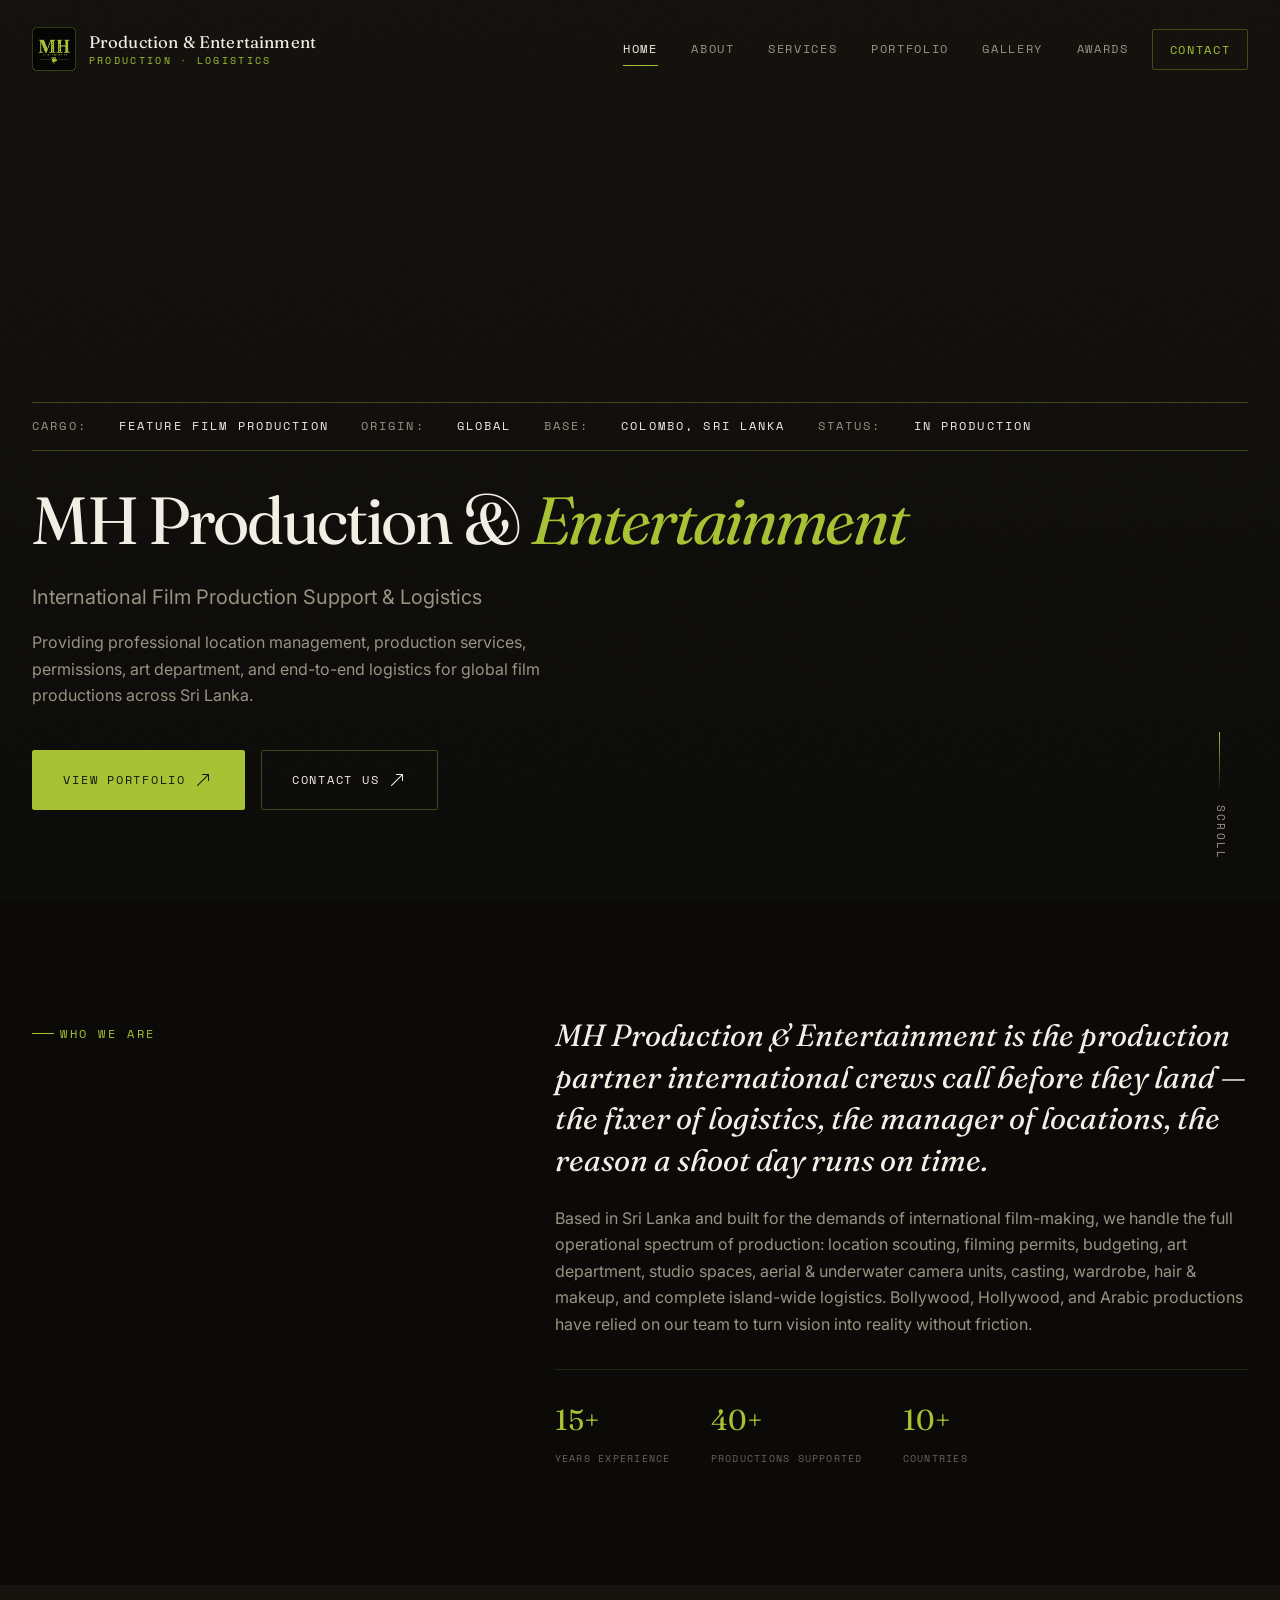
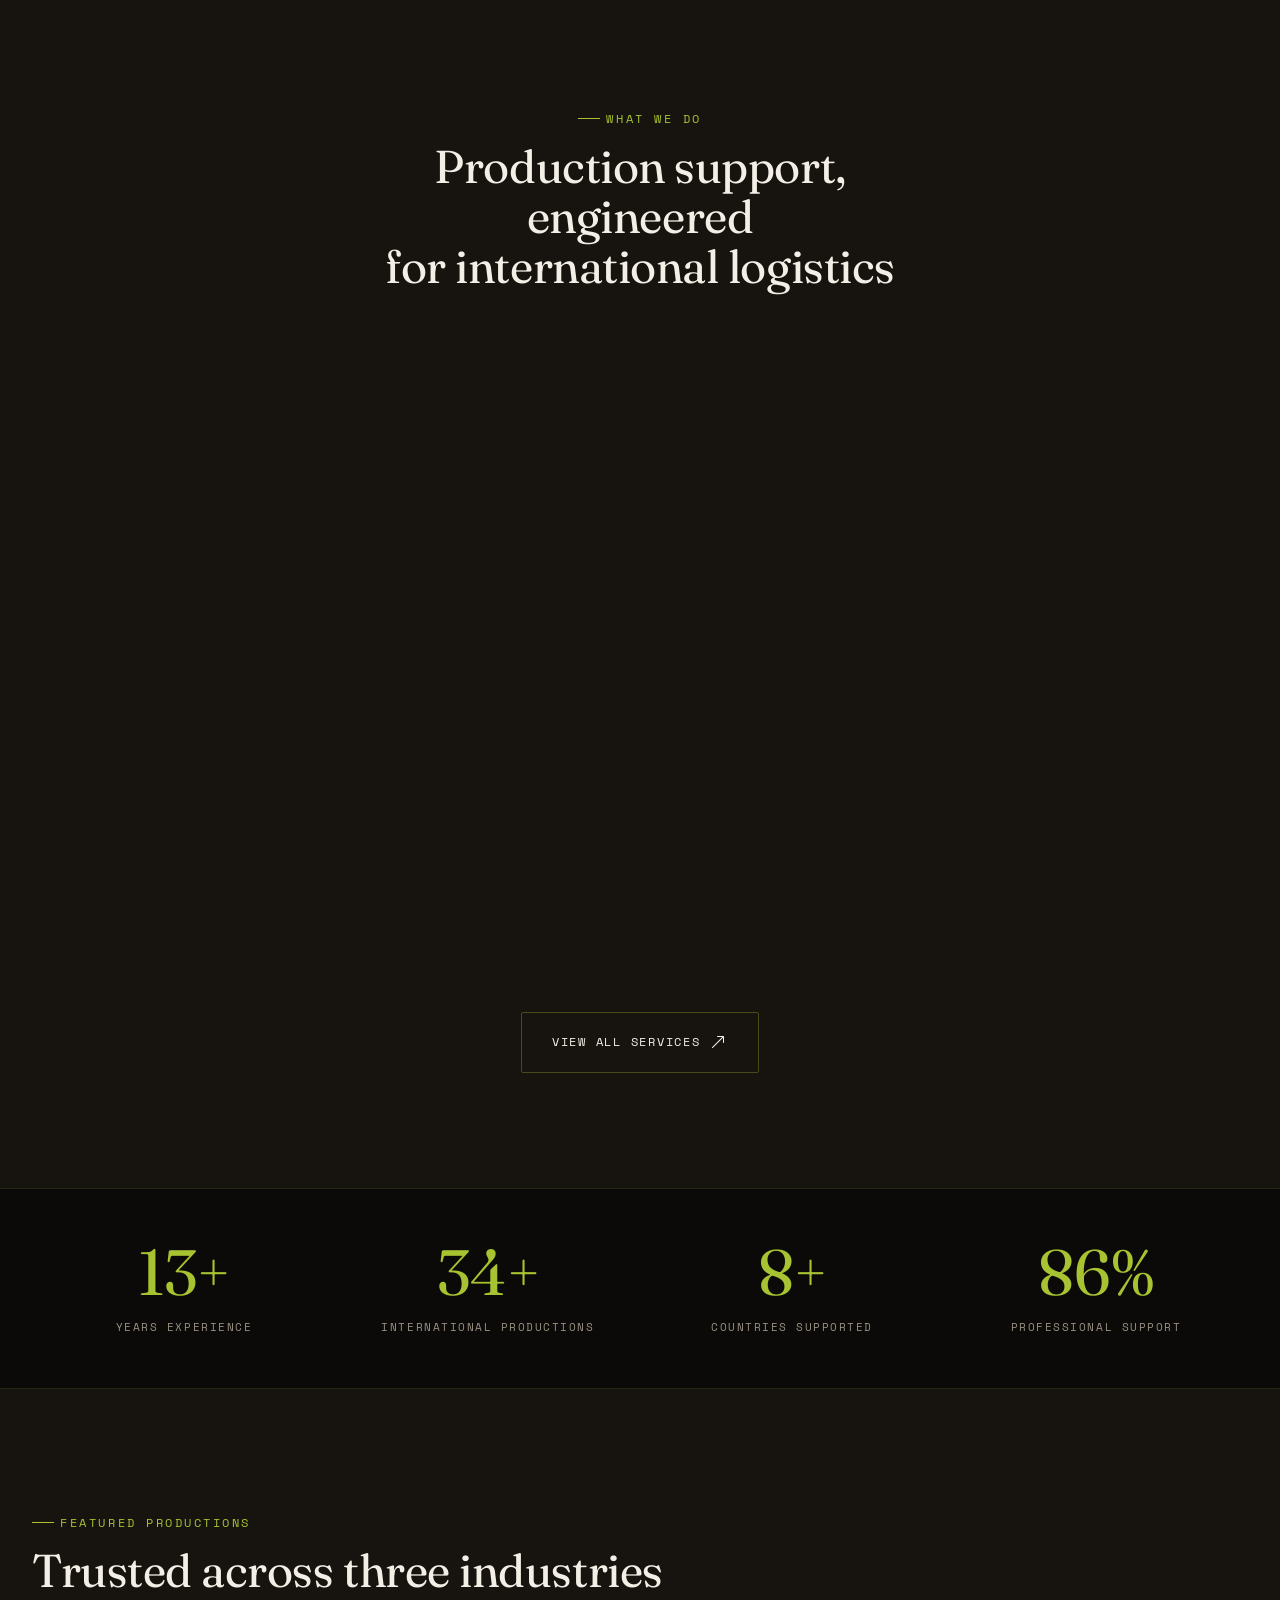
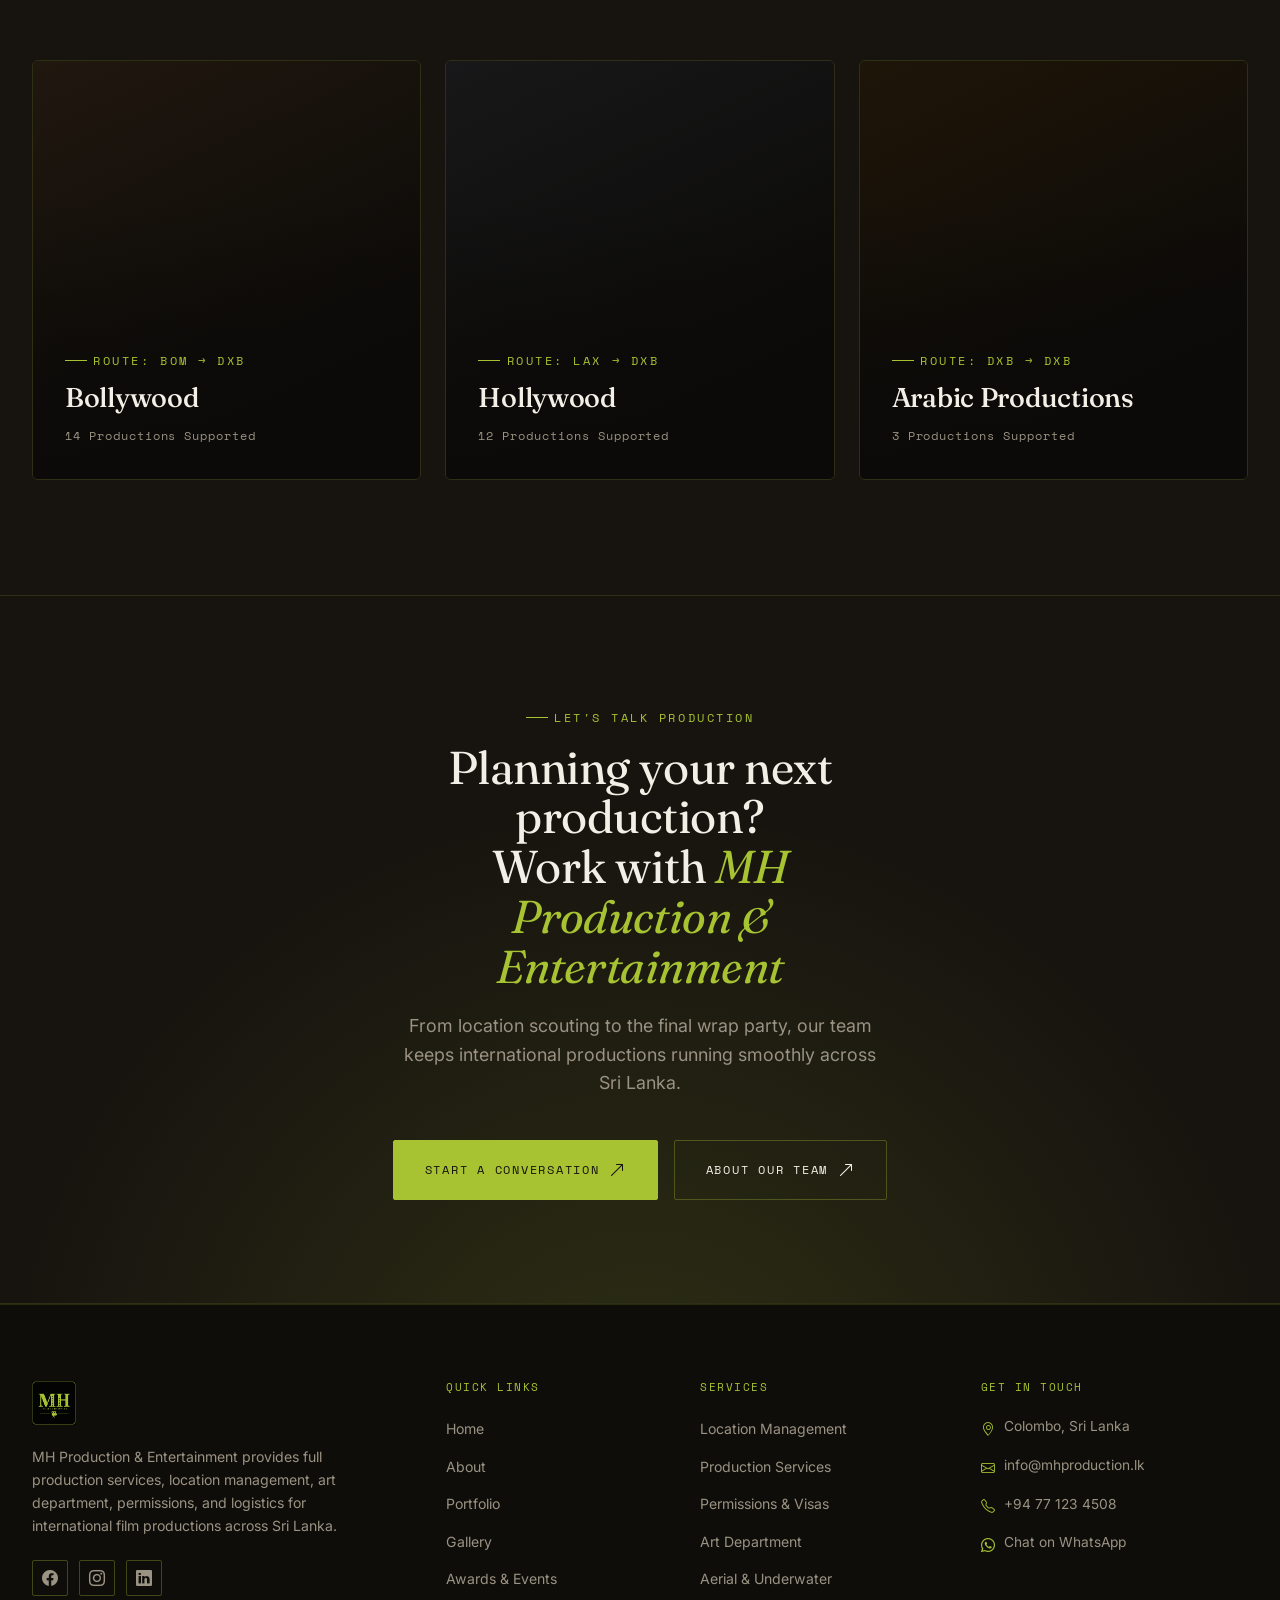
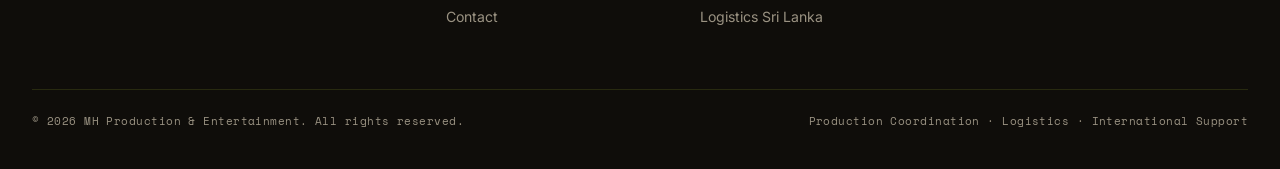
<file: index.html>
<!DOCTYPE html>
<html lang="en">
<head>
<meta charset="UTF-8">
<meta name="viewport" content="width=device-width, initial-scale=1.0">

<title>MH Production &amp; Entertainment | Film Production Logistics Sri Lanka</title>
<meta name="description" content="MH Production &amp; Entertainment provides professional production coordination, location management, art department, permissions, casting, and on-ground operational support for international film productions based in Sri Lanka.">
<meta name="keywords" content="film production Sri Lanka, location management, production services, filming permissions, art department, film logistics, international production support, film crew support">
<meta name="author" content="MH Production & Entertainment">
<meta name="robots" content="index, follow">
<link rel="canonical" href="https://mhproductions.lk/index.html">

<meta property="og:type" content="website">
<meta property="og:site_name" content="MH Production & Entertainment">
<meta property="og:title" content="MH Production & Entertainment | Film Production Logistics Sri Lanka">
<meta property="og:description" content="Location management, production services, permissions, art department, casting, and operational support for global film productions.">
<meta property="og:image" content="assets/images/brand/og-cover.svg">
<meta property="og:url" content="https://mhproductions.lk/index.html">
<meta name="twitter:card" content="summary_large_image">

<link rel="icon" type="image/svg+xml" href="assets/images/brand/favicon.svg?v=2">
<link rel="apple-touch-icon" href="assets/images/brand/favicon.svg?v=2">

<link rel="preconnect" href="https://fonts.googleapis.com">
<link rel="preconnect" href="https://fonts.gstatic.com" crossorigin>
<link href="https://fonts.googleapis.com/css2?family=Fraunces:ital,opsz,wght@0,9..144,300;0,9..144,400;0,9..144,500;0,9..144,600;1,9..144,400;1,9..144,500&family=Inter:wght@400;500;600;700&family=Space+Mono:wght@400;700&display=swap" rel="stylesheet">

<link href="https://cdn.jsdelivr.net/npm/bootstrap@5.3.3/dist/css/bootstrap.min.css" rel="stylesheet">
<link rel="stylesheet" href="https://cdn.jsdelivr.net/npm/bootstrap-icons@1.11.3/font/bootstrap-icons.css">
<link rel="stylesheet" href="assets/css/style.css">
<style>
/* Unified, compact hero company title */
.hero-company-title {
  font-size: clamp(2.2rem, 5vw, 4.8rem) !important;
  line-height: 1.05 !important;
  white-space: nowrap;
  letter-spacing: -0.035em;
}

@media (max-width: 767.98px) {
  .hero-company-title {
    font-size: clamp(1.8rem, 8vw, 3rem) !important;
    white-space: normal;
  }
}
</style>

</head>
<body>
  <!-- ============================= PAGE LOADER ============================= -->
<div id="pageLoader" class="page-loader">
  <div class="loader-content">

    <img
      src="assets/images/brand/favicon.png"
      alt="MH Production & Entertainment"
      class="loader-logo"
    >

    <div class="loader-spinner">
      <span></span>
      <span></span>
      <span></span>
    </div>

    <div class="loader-line">
      <span></span>
    </div>

    <div class="loader-text">
      <span>MH PRODUCTION</span>
      <span>LOADING</span>
    </div>

  </div>
</div>

<!-- ============================= NAVBAR ============================= -->
<header class="site-header">
  <nav class="navbar navbar-expand-lg navbar-dark fixed-top" id="mainNav">
    <div class="container">
      <a class="navbar-brand" href="index.html">
        <!-- <span class="brand-mark">MH</span> -->
        <img src="assets/images/brand/favicon.png" alt="MH Film Production logo" class="brand-mark">
        <span class="brand-wordmark">Production &amp; Entertainment<small>Production &middot; Logistics</small></span>
      </a>
      <button class="navbar-toggler" type="button" data-bs-toggle="collapse" data-bs-target="#navMain" aria-controls="navMain" aria-expanded="false" aria-label="Toggle navigation">
        <span class="toggler-bar"></span>
        <span class="toggler-bar"></span>
        <span class="toggler-bar"></span>
      </button>
      <div class="collapse navbar-collapse" id="navMain">
        <ul class="navbar-nav ms-auto">
          <li class="nav-item"><a class="nav-link active" href="index.html">Home</a></li>
          <li class="nav-item"><a class="nav-link" href="about.html">About</a></li>
          <li class="nav-item"><a class="nav-link" href="services.html">Services</a></li>
          <li class="nav-item"><a class="nav-link" href="portfolio.html">Portfolio</a></li>
          <li class="nav-item"><a class="nav-link" href="gallery.html">Gallery</a></li>
          <li class="nav-item"><a class="nav-link" href="awards.html">Awards</a></li>
          <li class="nav-item"><a class="nav-link btn-nav-contact" href="contact.html">Contact</a></li>
        </ul>
      </div>
    </div>
  </nav>
</header>

<main>

  <!-- ============================= HERO ============================= -->
  <section class="hero">
    <div class="hero-media">
      <!-- Replace with an autoplay/muted/loop background video when available -->
      <!-- <video autoplay muted loop playsinline poster="assets/images/brand/hero-poster.jpg">
        <source src="assets/videos/hero-reel.mp4" type="video/mp4">
      </video> -->
      <div class="hero-fallback"></div>
    </div>

    <div class="container hero-inner">
      <div class="hero-manifest reveal">
        <span>Cargo:</span> <strong>Feature Film Production</strong>
        <span>Origin:</span> <strong>Global</strong>
        <span>Base:</span> <strong>Colombo, Sri Lanka</strong>
        <span>Status:</span> <strong>In Production</strong>
      </div>

      <!--
        PROTECTED BRAND ELEMENT
        "MH Productions & Entertainment" MUST ALWAYS REMAIN ON ONE SINGLE LINE.
        DO NOT ALLOW THIS BRAND NAME TO WRAP OR BREAK INTO MULTIPLE LINES.
        Use responsive font sizing to make it fit on every device.
      -->
      <h1 class="reveal reveal-delay-1 hero-company-title protected-brand-title">MH Production &amp; <em class="serif-italic">Entertainment</em></h1>

      <p class="lead reveal reveal-delay-2">International Film Production Support &amp; Logistics</p>

      <p class="hero-desc reveal reveal-delay-2">Providing professional location management, production services, permissions, art department, and end-to-end logistics for global film productions across Sri Lanka.</p>

      <div class="hero-actions reveal reveal-delay-3">
        <a href="portfolio.html" class="btn-mh btn-mh-gold">View Portfolio <i class="bi bi-arrow-up-right"></i></a>
        <a href="contact.html" class="btn-mh btn-mh-ghost">Contact Us <i class="bi bi-arrow-up-right"></i></a>
      </div>
    </div>

    <div class="hero-scroll d-none d-md-flex">
      <span class="line"></span> Scroll
    </div>
  </section>

  <!-- ============================= INTRODUCTION ============================= -->
  <section class="section section-void">
    <div class="container">
      <div class="intro-grid">
        <div class="reveal">
          <span class="manifest-tag">Who We Are</span>
        </div>
        <div class="reveal reveal-delay-1">
          <p class="intro-quote">MH Production &amp; Entertainment is the production partner international crews call before they land — the fixer of logistics, the manager of locations, the reason a shoot day runs on time.</p>
          <p class="mt-4">Based in Sri Lanka and built for the demands of international film-making, we handle the full operational spectrum of production: location scouting, filming permits, budgeting, art department, studio spaces, aerial & underwater camera units, casting, wardrobe, hair & makeup, and complete island-wide logistics. Bollywood, Hollywood, and Arabic productions have relied on our team to turn vision into reality without friction.</p>
          <div class="intro-stats-inline">
            <div>
              <span class="num">15+</span>
              <span class="label">Years Experience</span>
            </div>
            <div>
              <span class="num">40+</span>
              <span class="label">Productions Supported</span>
            </div>
            <div>
              <span class="num">10+</span>
              <span class="label">Countries</span>
            </div>
          </div>
        </div>
      </div>
    </div>
  </section>

  <!-- ============================= SERVICES PREVIEW ============================= -->
  <section class="section section-charcoal">
    <div class="container">
      <div class="section-head center reveal">
        <span class="manifest-tag" style="justify-content:center">What We Do</span>
        <h2>Production support, engineered<br>for international logistics</h2>
      </div>

      <div class="row g-4">
        <div class="col-md-6 col-lg-4">
          <div class="service-card glass-card reveal">
            <span class="index">01</span>
            <div class="icon"><i class="bi bi-geo-alt"></i></div>
            <h3>Location Management</h3>
            <p>Scouting, securing, and managing Sri Lanka's most iconic and remote filming locations with complete site clearance.</p>
          </div>
        </div>
        <div class="col-md-6 col-lg-4">
          <div class="service-card glass-card reveal reveal-delay-1">
            <span class="index">02</span>
            <div class="icon"><i class="bi bi-film"></i></div>
            <h3>Production Services</h3>
            <p>Full line production and crew support across pre-production, principal photography, and final wrap.</p>
          </div>
        </div>
        <div class="col-md-6 col-lg-4">
          <div class="service-card glass-card reveal reveal-delay-2">
            <span class="index">03</span>
            <div class="icon"><i class="bi bi-file-earmark-check"></i></div>
            <h3>Permissions &amp; Visas</h3>
            <p>Fast-track handling of National Film Corporation permits, government clearances, drone approvals, and crew visas.</p>
          </div>
        </div>
        <div class="col-md-6 col-lg-4">
          <div class="service-card glass-card reveal">
            <span class="index">04</span>
            <div class="icon"><i class="bi bi-palette"></i></div>
            <h3>Art Department</h3>
            <p>Creative direction, prop sourcing, custom set construction, and production design by top local craftsmen.</p>
          </div>
        </div>
        <div class="col-md-6 col-lg-4">
          <div class="service-card glass-card reveal reveal-delay-1">
            <span class="index">05</span>
            <div class="icon"><i class="bi bi-person-bounding-box"></i></div>
            <h3>Casting &amp; Talent</h3>
            <p>Sourcing local talent, background extras, stunt crews, models, and specialized performers across Sri Lanka.</p>
          </div>
        </div>
        <div class="col-md-6 col-lg-4">
          <div class="service-card glass-card reveal reveal-delay-2">
            <span class="index">06</span>
            <div class="icon"><i class="bi bi-truck"></i></div>
            <h3>Logistics Sri Lanka</h3>
            <p>Island-wide equipment transportation, ATA Carnet customs clearance, vehicle fleets, and crew travel management.</p>
          </div>
        </div>
      </div>

      <div class="text-center mt-5 reveal">
        <a href="services.html" class="btn-mh btn-mh-ghost">View All Services <i class="bi bi-arrow-up-right"></i></a>
      </div>
    </div>
  </section>

  <!-- ============================= STATISTICS ============================= -->
  <section class="stats-strip section-void">
    <div class="container">
      <div class="row g-0">
        <div class="col-6 col-md-3">
          <div class="stat-block reveal">
            <div class="stat-num"><span data-count="15" data-suffix="+">0</span></div>
            <div class="stat-label">Years Experience</div>
          </div>
        </div>
        <div class="col-6 col-md-3">
          <div class="stat-block reveal reveal-delay-1">
            <div class="stat-num"><span data-count="40" data-suffix="+">0</span></div>
            <div class="stat-label">International Productions</div>
          </div>
        </div>
        <div class="col-6 col-md-3">
          <div class="stat-block reveal reveal-delay-2">
            <div class="stat-num"><span data-count="10" data-suffix="+">0</span></div>
            <div class="stat-label">Countries Supported</div>
          </div>
        </div>
        <div class="col-6 col-md-3">
          <div class="stat-block reveal reveal-delay-3">
            <div class="stat-num"><span data-count="100" data-suffix="%">0</span></div>
            <div class="stat-label">Professional Support</div>
          </div>
        </div>
      </div>
    </div>
  </section>

  <!-- ============================= FEATURED PRODUCTIONS ============================= -->
  <section class="section section-charcoal">
    <div class="container">
      <div class="section-head reveal">
        <span class="manifest-tag">Featured Productions</span>
        <h2>Trusted across three industries</h2>
      </div>

      <div class="row g-4">
        <div class="col-lg-4">
          <a href="portfolio.html#bollywood" class="industry-card bollywood reveal">
            <span class="backdrop"></span>
            <div class="content">
              <span class="manifest-tag">Route: BOM &rarr; DXB</span>
              <h3>Bollywood</h3>
              <span class="count">14 Productions Supported</span>
            </div>
          </a>
        </div>
        <div class="col-lg-4">
          <a href="portfolio.html#hollywood" class="industry-card hollywood reveal reveal-delay-1">
            <span class="backdrop"></span>
            <div class="content">
              <span class="manifest-tag">Route: LAX &rarr; DXB</span>
              <h3>Hollywood</h3>
              <span class="count">12 Productions Supported</span>
            </div>
          </a>
        </div>
        <div class="col-lg-4">
          <a href="portfolio.html#arabic" class="industry-card arabic reveal reveal-delay-2">
            <span class="backdrop"></span>
            <div class="content">
              <span class="manifest-tag">Route: DXB &rarr; DXB</span>
              <h3>Arabic Productions</h3>
              <span class="count">3 Productions Supported</span>
            </div>
          </a>
        </div>
      </div>
    </div>
  </section>

  <!-- ============================= CTA ============================= -->
  <section class="cta-band">
    <div class="container">
      <span class="manifest-tag" style="justify-content:center">Let's Talk Production</span>
      <h2 class="mt-3">Planning your next production?<br>Work with <em class="serif-italic">MH Production &amp; Entertainment</em></h2>
      <p class="lead">From location scouting to the final wrap party, our team keeps international productions running smoothly across Sri Lanka.</p>
      <div class="hero-actions">
        <a href="contact.html" class="btn-mh btn-mh-gold">Start a Conversation <i class="bi bi-arrow-up-right"></i></a>
        <a href="about.html" class="btn-mh btn-mh-ghost">About Our Team <i class="bi bi-arrow-up-right"></i></a>
      </div>
    </div>
  </section>

</main>

<!-- ============================= FOOTER ============================= -->
<footer class="site-footer">
  <div class="container">
    <div class="footer-grid">
      <div class="footer-brand">
        <!-- <div class="brand-mark">MH</div> -->
        <img src="assets/images/brand/favicon.png" alt="MH Film Production logo" class="brand-mark">
        <p>MH Production &amp; Entertainment provides full production services, location management, art department, permissions, and logistics for international film productions across Sri Lanka.</p>
        <div class="footer-social">
          <a href="#" aria-label="Facebook"><i class="bi bi-facebook"></i></a>
          <a href="#" aria-label="Instagram"><i class="bi bi-instagram"></i></a>
          <a href="#" aria-label="LinkedIn"><i class="bi bi-linkedin"></i></a>
        </div>
      </div>
      <div class="footer-links">
        <h6>Quick Links</h6>
        <ul>
          <li><a href="index.html">Home</a></li>
          <li><a href="about.html">About</a></li>
          <li><a href="portfolio.html">Portfolio</a></li>
          <li><a href="gallery.html">Gallery</a></li>
          <li><a href="awards.html">Awards &amp; Events</a></li>
          <li><a href="contact.html">Contact</a></li>
        </ul>
      </div>
      <div class="footer-services">
        <h6>Services</h6>
        <ul>
          <li><a href="services.html">Location Management</a></li>
          <li><a href="services.html">Production Services</a></li>
          <li><a href="services.html">Permissions &amp; Visas</a></li>
          <li><a href="services.html">Art Department</a></li>
          <li><a href="services.html">Aerial &amp; Underwater</a></li>
          <li><a href="services.html">Logistics Sri Lanka</a></li>
        </ul>
      </div>
      <div class="footer-contact">
        <h6>Get in Touch</h6>
        <ul>
          <li><i class="bi bi-geo-alt"></i> Colombo, Sri Lanka</li>
          <li><i class="bi bi-envelope"></i> info@mhproduction.lk</li>
          <li><i class="bi bi-telephone"></i> <a href="tel:+94 77 123 4508">+94 77 123 4508</a></li>
          <li><i class="bi bi-whatsapp"></i> <a href="https://wa.me/94771234508" target="_blank" rel="noopener">Chat on WhatsApp</a></li>
        </ul>
      </div>
    </div>
    <div class="footer-bottom">
      <p>&copy; <span id="year"></span> MH Production &amp; Entertainment. All rights reserved.</p>
      <p class="footer-tagline">Production Coordination &middot; Logistics &middot; International Support</p>
    </div>
  </div>
</footer>

<button id="backToTop" class="back-to-top" aria-label="Back to top"><i class="bi bi-arrow-up"></i></button>

<script src="https://cdn.jsdelivr.net/npm/bootstrap@5.3.3/dist/js/bootstrap.bundle.min.js"></script>
<script src="assets/js/script.js"></script>
</body>
</html>
</file>
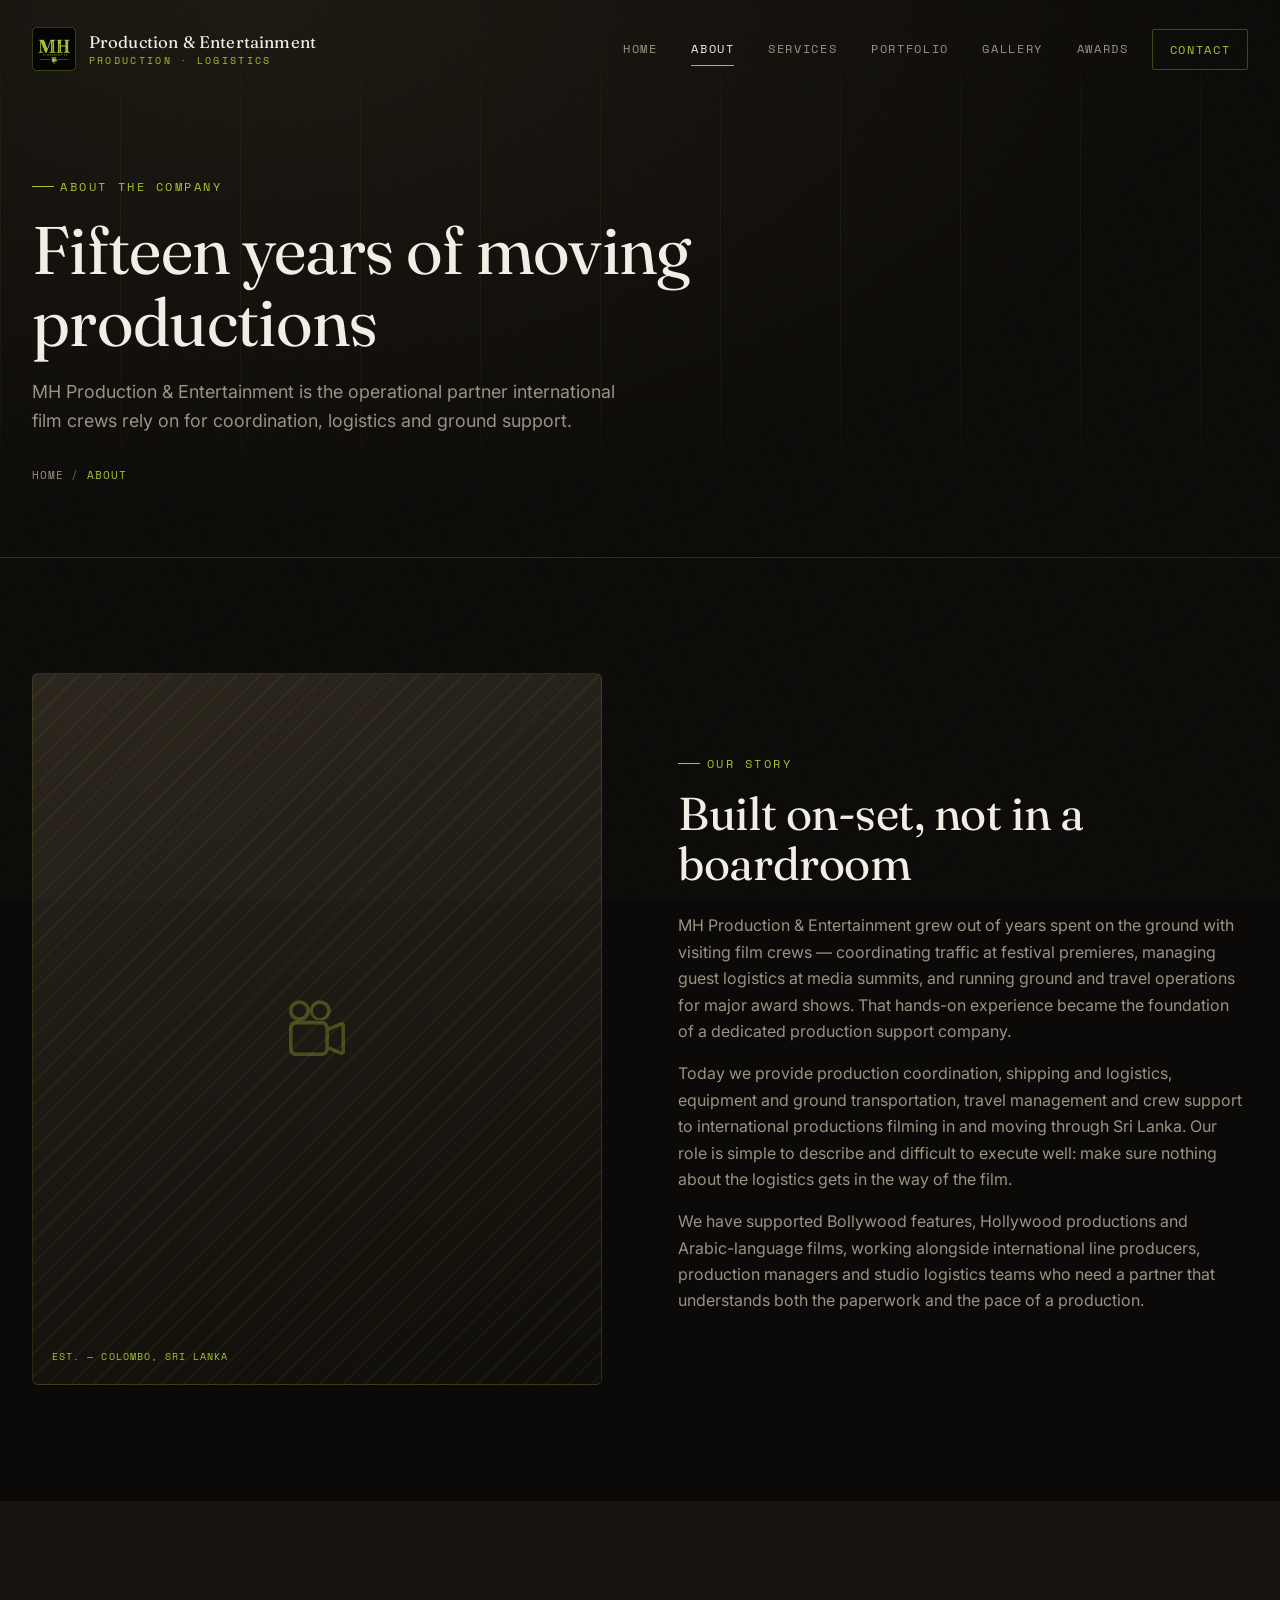
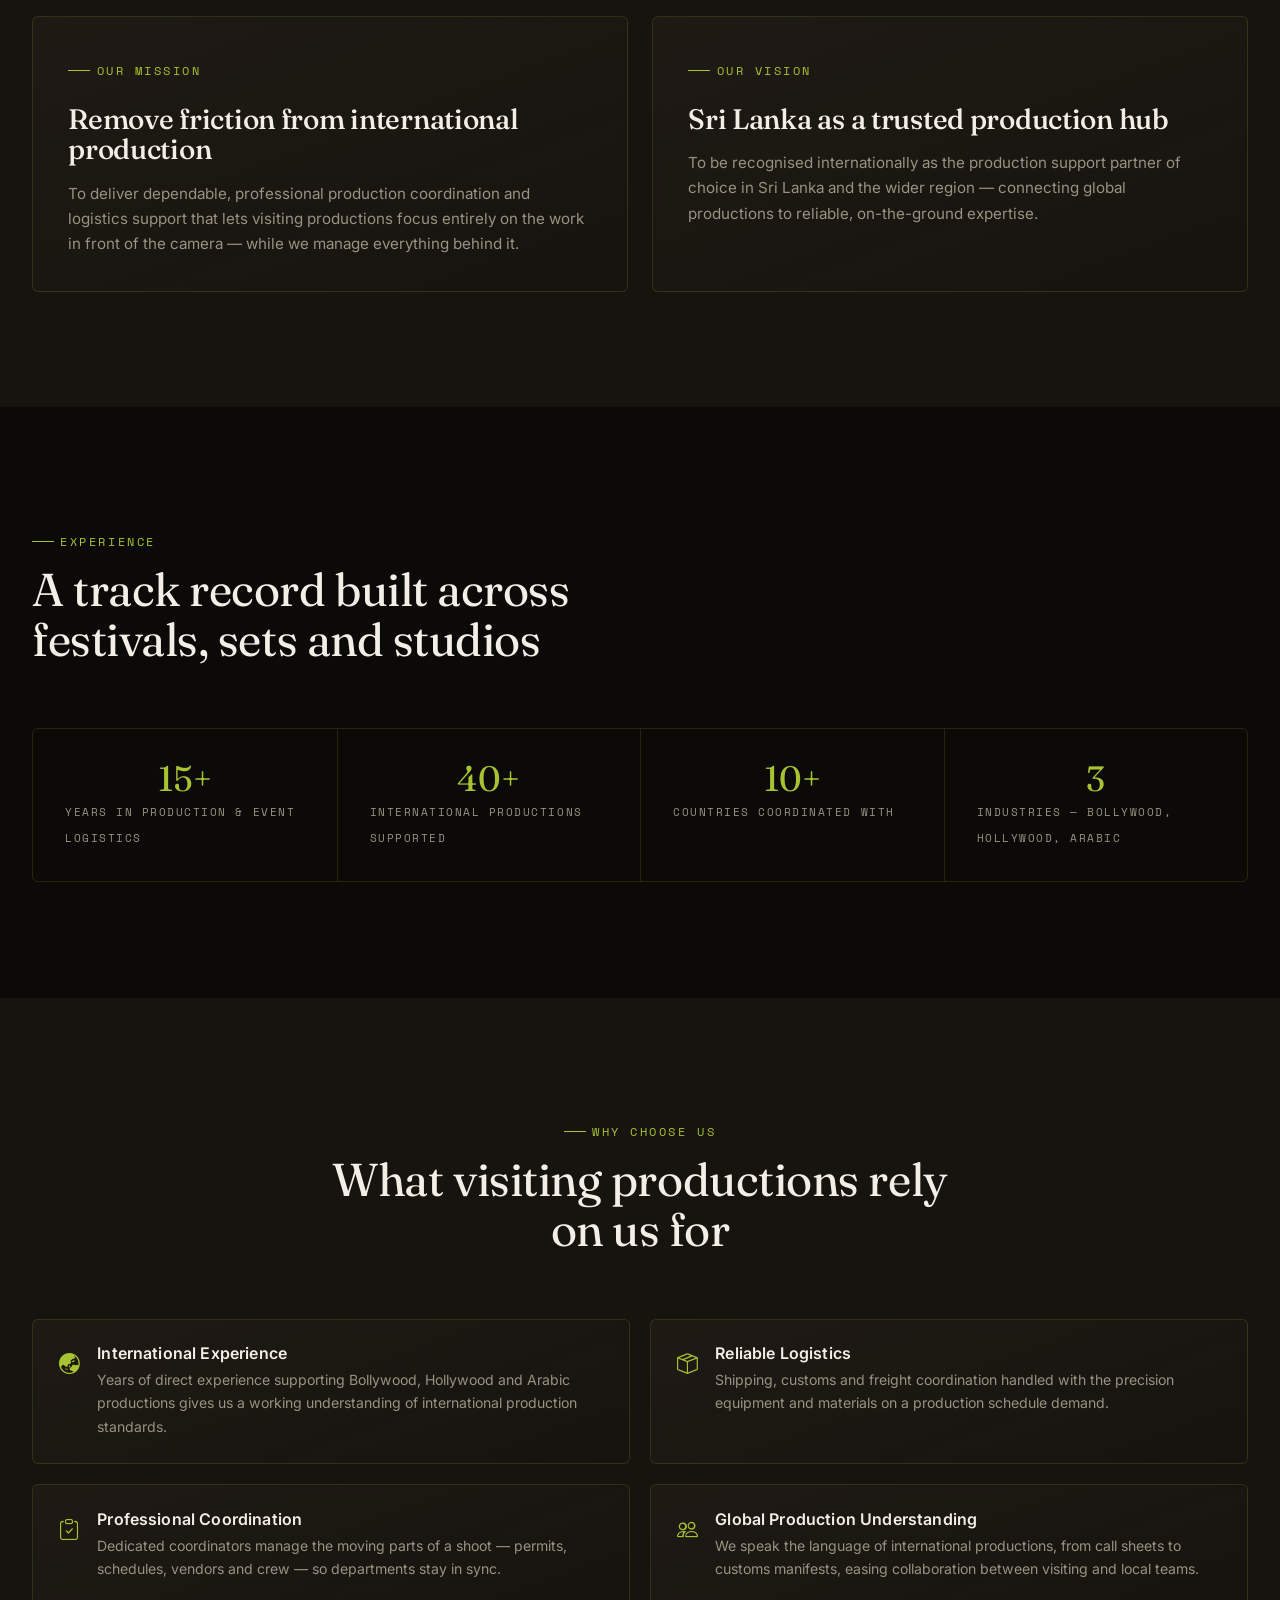
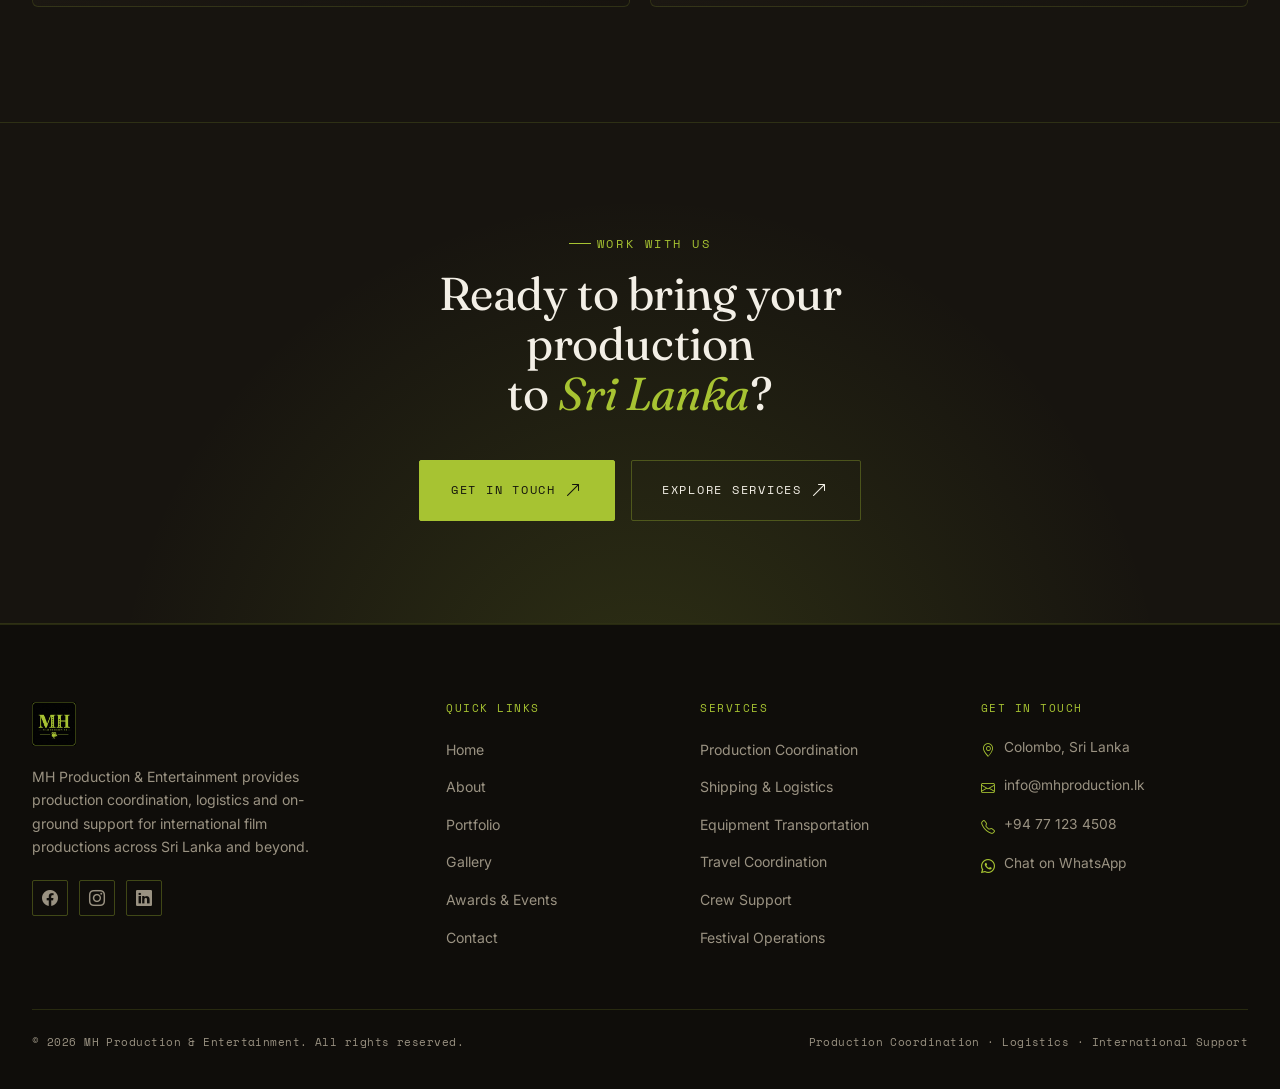
<file: about.html>
<!DOCTYPE html>
<html lang="en">
<head>
<meta charset="UTF-8">
<meta name="viewport" content="width=device-width, initial-scale=1.0">

<title>About Us | MH Production &amp; Entertainment</title>
<meta name="description" content="Learn about MH Production & Entertainment — a Sri Lanka based production support and logistics company serving Bollywood, Hollywood and international film productions.">
<meta name="keywords" content="film production company Sri Lanka, production support company, international production experience, film logistics team">
<meta name="author" content="MH Production & Entertainment">
<meta name="robots" content="index, follow">
<link rel="canonical" href="https://mhproductions.lk/about.html">

<meta property="og:type" content="website">
<meta property="og:site_name" content="MH Production & Entertainment">
<meta property="og:title" content="About Us | MH Production & Entertainment">
<meta property="og:description" content="A Sri Lanka based production support and logistics company serving international film industries.">
<meta property="og:image" content="assets/images/brand/og-cover.svg">
<meta property="og:url" content="https://mhproductions.lk/about.html">
<meta name="twitter:card" content="summary_large_image">

<link rel="icon" type="image/svg+xml" href="assets/images/brand/favicon.svg?v=2">
<link rel="apple-touch-icon" href="assets/images/brand/favicon.svg?v=2">

<link rel="preconnect" href="https://fonts.googleapis.com">
<link rel="preconnect" href="https://fonts.gstatic.com" crossorigin>
<link href="https://fonts.googleapis.com/css2?family=Fraunces:ital,opsz,wght@0,9..144,300;0,9..144,400;0,9..144,500;0,9..144,600;1,9..144,400;1,9..144,500&family=Inter:wght@400;500;600;700&family=Space+Mono:wght@400;700&display=swap" rel="stylesheet">

<link href="https://cdn.jsdelivr.net/npm/bootstrap@5.3.3/dist/css/bootstrap.min.css" rel="stylesheet">
<link rel="stylesheet" href="https://cdn.jsdelivr.net/npm/bootstrap-icons@1.11.3/font/bootstrap-icons.css">
<link rel="stylesheet" href="assets/css/style.css">
</head>
<body>

<!-- ============================= NAVBAR ============================= -->
<header class="site-header">
  <nav class="navbar navbar-expand-lg navbar-dark fixed-top" id="mainNav">
    <div class="container">
      <a class="navbar-brand" href="index.html">
        <!-- <span class="brand-mark">MH</span> -->
         <img src="assets/images/brand/favicon.png" alt="MH Film Production logo" class="brand-mark">
        <span class="brand-wordmark">Production &amp; Entertainment<small>Production &middot; Logistics</small></span>
      </a>
      <button class="navbar-toggler" type="button" data-bs-toggle="collapse" data-bs-target="#navMain" aria-controls="navMain" aria-expanded="false" aria-label="Toggle navigation">
        <span class="toggler-bar"></span>
        <span class="toggler-bar"></span>
        <span class="toggler-bar"></span>
      </button>
      <div class="collapse navbar-collapse" id="navMain">
        <ul class="navbar-nav ms-auto">
          <li class="nav-item"><a class="nav-link" href="index.html">Home</a></li>
          <li class="nav-item"><a class="nav-link active" href="about.html">About</a></li>
          <li class="nav-item"><a class="nav-link" href="services.html">Services</a></li>
          <li class="nav-item"><a class="nav-link" href="portfolio.html">Portfolio</a></li>
          <li class="nav-item"><a class="nav-link" href="gallery.html">Gallery</a></li>
          <li class="nav-item"><a class="nav-link" href="awards.html">Awards</a></li>
          <li class="nav-item"><a class="nav-link btn-nav-contact" href="contact.html">Contact</a></li>
        </ul>
      </div>
    </div>
  </nav>
</header>

<main>

  <!-- ============================= PAGE HEADER ============================= -->
  <section class="page-header">
    <div class="container">
      <span class="manifest-tag">About The Company</span>
      <h1>Fifteen years of moving productions </h1>
      <p class="lead">MH Production &amp; Entertainment is the operational partner international film crews rely on for coordination, logistics and ground support.</p>
      <div class="breadcrumb-manifest">
        <a href="index.html">Home</a> <span>/</span> <span class="current">About</span>
      </div>
    </div>
  </section>

  <!-- ============================= STORY ============================= -->
  <section class="section section-void">
    <div class="container">
      <div class="about-story-grid">
        <div class="about-visual reveal">
          <i class="bi bi-camera-reels"></i>
          <span class="corner-tag">Est. — Colombo, Sri Lanka</span>
        </div>
        <div class="reveal reveal-delay-1">
          <span class="manifest-tag">Our Story</span>
          <h2 class="mt-3 mb-4">Built on-set, not in a boardroom</h2>
          <p>MH Production &amp; Entertainment grew out of years spent on the ground with visiting film crews — coordinating traffic at festival premieres, managing guest logistics at media summits, and running ground and travel operations for major award shows. That hands-on experience became the foundation of a dedicated production support company.</p>
          <p>Today we provide production coordination, shipping and logistics, equipment and ground transportation, travel management and crew support to international productions filming in and moving through Sri Lanka. Our role is simple to describe and difficult to execute well: make sure nothing about the logistics gets in the way of the film.</p>
          <p>We have supported Bollywood features, Hollywood productions and Arabic-language films, working alongside international line producers, production managers and studio logistics teams who need a partner that understands both the paperwork and the pace of a production.</p>
        </div>
      </div>
    </div>
  </section>

  <!-- ============================= MISSION / VISION ============================= -->
  <section class="section section-charcoal">
    <div class="container">
      <div class="mv-grid">
        <div class="mv-card glass-card reveal">
          <span class="manifest-tag">Our Mission</span>
          <h3 class="mb-3 mt-2">Remove friction from international production</h3>
          <p>To deliver dependable, professional production coordination and logistics support that lets visiting productions focus entirely on the work in front of the camera — while we manage everything behind it.</p>
        </div>
        <div class="mv-card glass-card reveal reveal-delay-1">
          <span class="manifest-tag">Our Vision</span>
          <h3 class="mb-3 mt-2">Sri Lanka as a trusted production hub</h3>
          <p>To be recognised internationally as the production support partner of choice in Sri Lanka and the wider region — connecting global productions to reliable, on-the-ground expertise.</p>
        </div>
      </div>
    </div>
  </section>

  <!-- ============================= EXPERIENCE ============================= -->
  <section class="section section-void">
    <div class="container">
      <div class="section-head reveal">
        <span class="manifest-tag">Experience</span>
        <h2>A track record built across festivals, sets and studios</h2>
      </div>
      <div class="exp-strip reveal reveal-delay-1">
        <div class="exp-item">
          <span class="stat-num">15+</span>
          <span class="stat-label">Years in Production &amp; Event Logistics</span>
        </div>
        <div class="exp-item">
          <span class="stat-num">40+</span>
          <span class="stat-label">International Productions Supported</span>
        </div>
        <div class="exp-item">
          <span class="stat-num">10+</span>
          <span class="stat-label">Countries Coordinated With</span>
        </div>
        <div class="exp-item">
          <span class="stat-num">3</span>
          <span class="stat-label">Industries — Bollywood, Hollywood, Arabic</span>
        </div>
      </div>
    </div>
  </section>

  <!-- ============================= WHY CHOOSE US ============================= -->
  <section class="section section-charcoal">
    <div class="container">
      <div class="section-head center reveal">
        <span class="manifest-tag" style="justify-content:center">Why Choose Us</span>
        <h2>What visiting productions rely on us for</h2>
      </div>
      <div class="why-list">
        <div class="why-item glass-card reveal">
          <i class="bi bi-globe-asia-australia"></i>
          <div>
            <h4>International Experience</h4>
            <p>Years of direct experience supporting Bollywood, Hollywood and Arabic productions gives us a working understanding of international production standards.</p>
          </div>
        </div>
        <div class="why-item glass-card reveal reveal-delay-1">
          <i class="bi bi-box-seam"></i>
          <div>
            <h4>Reliable Logistics</h4>
            <p>Shipping, customs and freight coordination handled with the precision equipment and materials on a production schedule demand.</p>
          </div>
        </div>
        <div class="why-item glass-card reveal reveal-delay-2">
          <i class="bi bi-clipboard-check"></i>
          <div>
            <h4>Professional Coordination</h4>
            <p>Dedicated coordinators manage the moving parts of a shoot — permits, schedules, vendors and crew — so departments stay in sync.</p>
          </div>
        </div>
        <div class="why-item glass-card reveal reveal-delay-3">
          <i class="bi bi-people"></i>
          <div>
            <h4>Global Production Understanding</h4>
            <p>We speak the language of international productions, from call sheets to customs manifests, easing collaboration between visiting and local teams.</p>
          </div>
        </div>
      </div>
    </div>
  </section>

  <!-- ============================= CTA ============================= -->
  <section class="cta-band">
    <div class="container">
      <span class="manifest-tag" style="justify-content:center">Work With Us</span>
      <h2 class="mt-3">Ready to bring your production<br>to <em class="serif-italic">Sri Lanka</em>?</h2>
      <div class="hero-actions">
        <a href="contact.html" class="btn-mh btn-mh-gold">Get In Touch <i class="bi bi-arrow-up-right"></i></a>
        <a href="services.html" class="btn-mh btn-mh-ghost">Explore Services <i class="bi bi-arrow-up-right"></i></a>
      </div>
    </div>
  </section>

</main>

<!-- ============================= FOOTER ============================= -->
<footer class="site-footer">
  <div class="container">
    <div class="footer-grid">
      <div class="footer-brand">
        <!-- <div class="brand-mark">MH</div> -->
        <img src="assets/images/brand/favicon.png" alt="MH Film Production logo" class="brand-mark">
        <p>MH Production &amp; Entertainment provides production coordination, logistics and on-ground support for international film productions across Sri Lanka and beyond.</p>
        <div class="footer-social">
          <a href="#" aria-label="Facebook"><i class="bi bi-facebook"></i></a>
          <a href="#" aria-label="Instagram"><i class="bi bi-instagram"></i></a>
          <a href="#" aria-label="LinkedIn"><i class="bi bi-linkedin"></i></a>
        </div>
      </div>
      <div class="footer-links">
        <h6>Quick Links</h6>
        <ul>
          <li><a href="index.html">Home</a></li>
          <li><a href="about.html">About</a></li>
          <li><a href="portfolio.html">Portfolio</a></li>
          <li><a href="gallery.html">Gallery</a></li>
          <li><a href="awards.html">Awards &amp; Events</a></li>
          <li><a href="contact.html">Contact</a></li>
        </ul>
      </div>
      <div class="footer-services">
        <h6>Services</h6>
        <ul>
          <li><a href="services.html">Production Coordination</a></li>
          <li><a href="services.html">Shipping &amp; Logistics</a></li>
          <li><a href="services.html">Equipment Transportation</a></li>
          <li><a href="services.html">Travel Coordination</a></li>
          <li><a href="services.html">Crew Support</a></li>
          <li><a href="services.html">Festival Operations</a></li>
        </ul>
      </div>
      <div class="footer-contact">
        <h6>Get in Touch</h6>
        <ul>
          <li><i class="bi bi-geo-alt"></i> Colombo, Sri Lanka</li>
          <li><i class="bi bi-envelope"></i> info@mhproduction.lk</li>
          <li><i class="bi bi-telephone"></i> <a href="tel:+94 77 123 4508">+94 77 123 4508</a></li>
          <li><i class="bi bi-whatsapp"></i> <a href="https://wa.me/94771234508" target="_blank" rel="noopener">Chat on WhatsApp</a></li>
        </ul>
      </div>
    </div>
    <div class="footer-bottom">
      <p>&copy; <span id="year"></span> MH Production &amp; Entertainment. All rights reserved.</p>
      <p class="footer-tagline">Production Coordination &middot; Logistics &middot; International Support</p>
    </div>
  </div>
</footer>

<button id="backToTop" class="back-to-top" aria-label="Back to top"><i class="bi bi-arrow-up"></i></button>

<script src="https://cdn.jsdelivr.net/npm/bootstrap@5.3.3/dist/js/bootstrap.bundle.min.js"></script>
<script src="assets/js/script.js"></script>
</body>
</html>
</file>
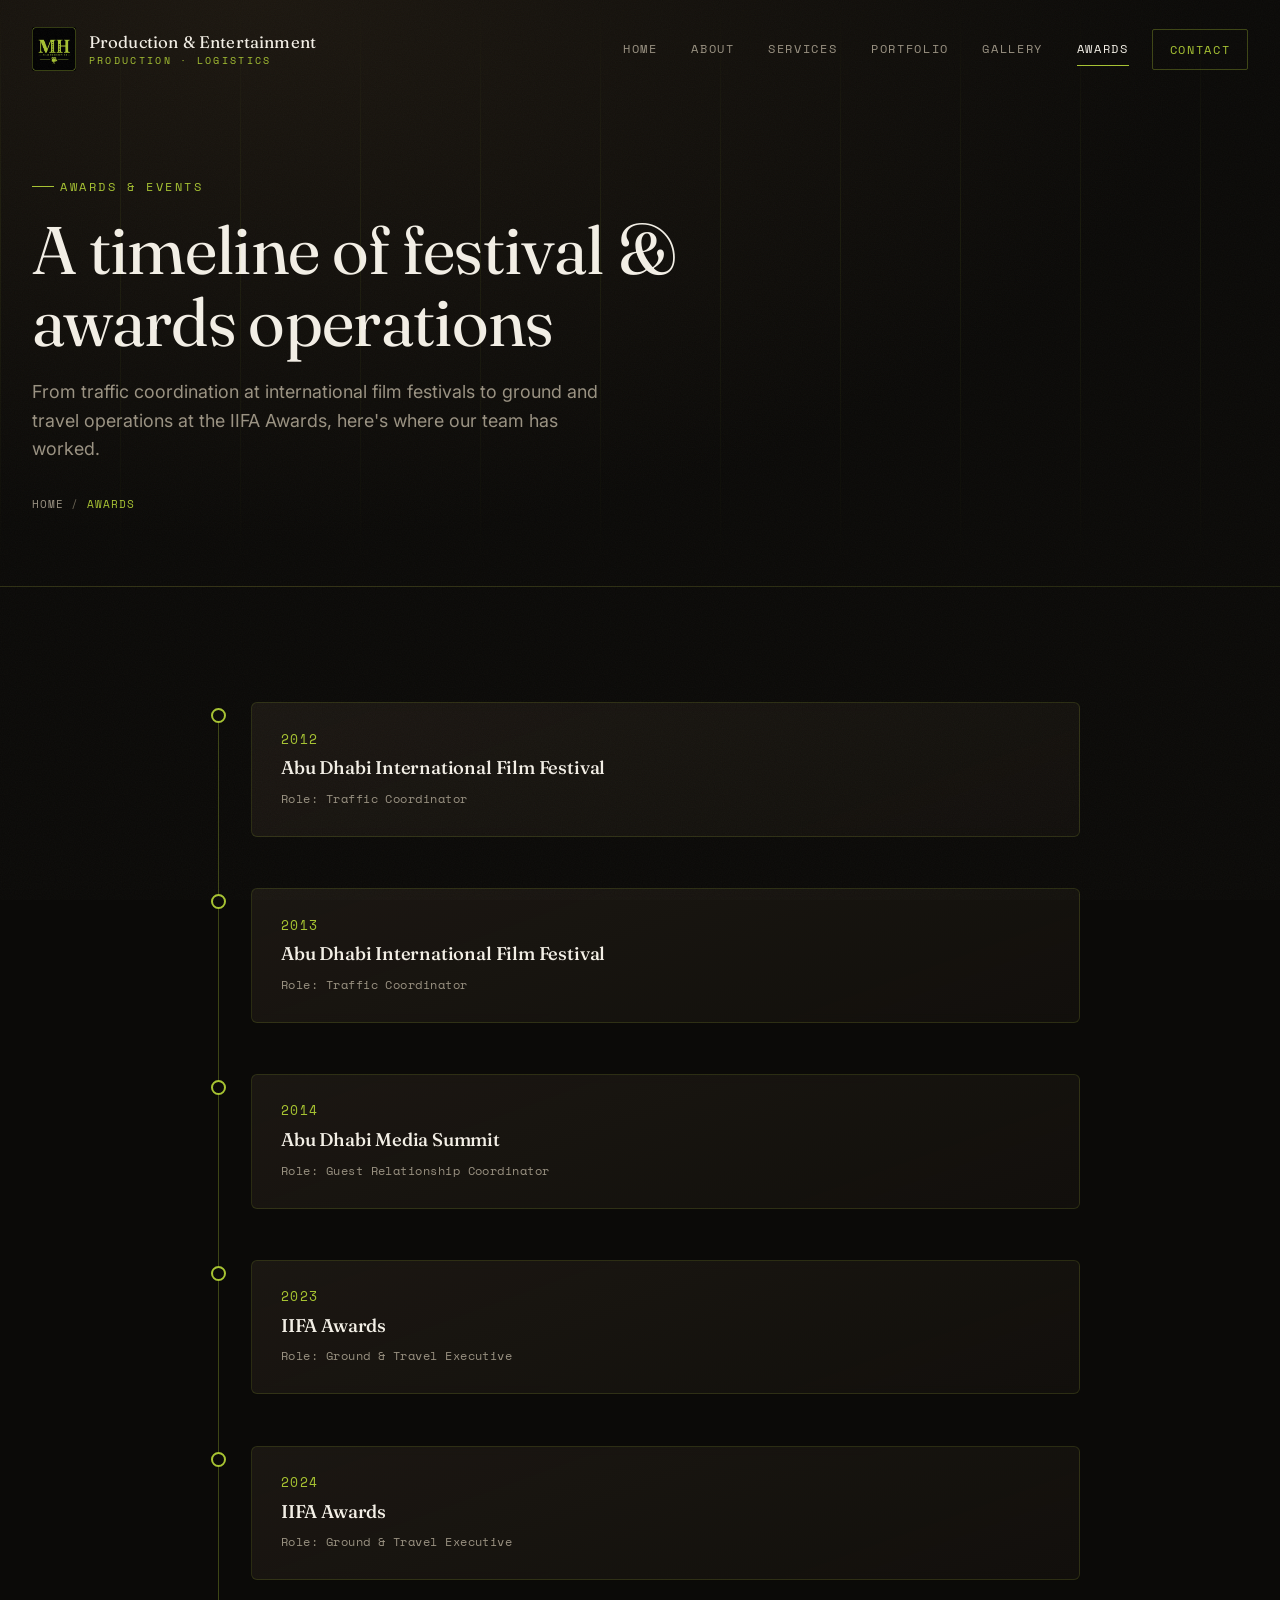
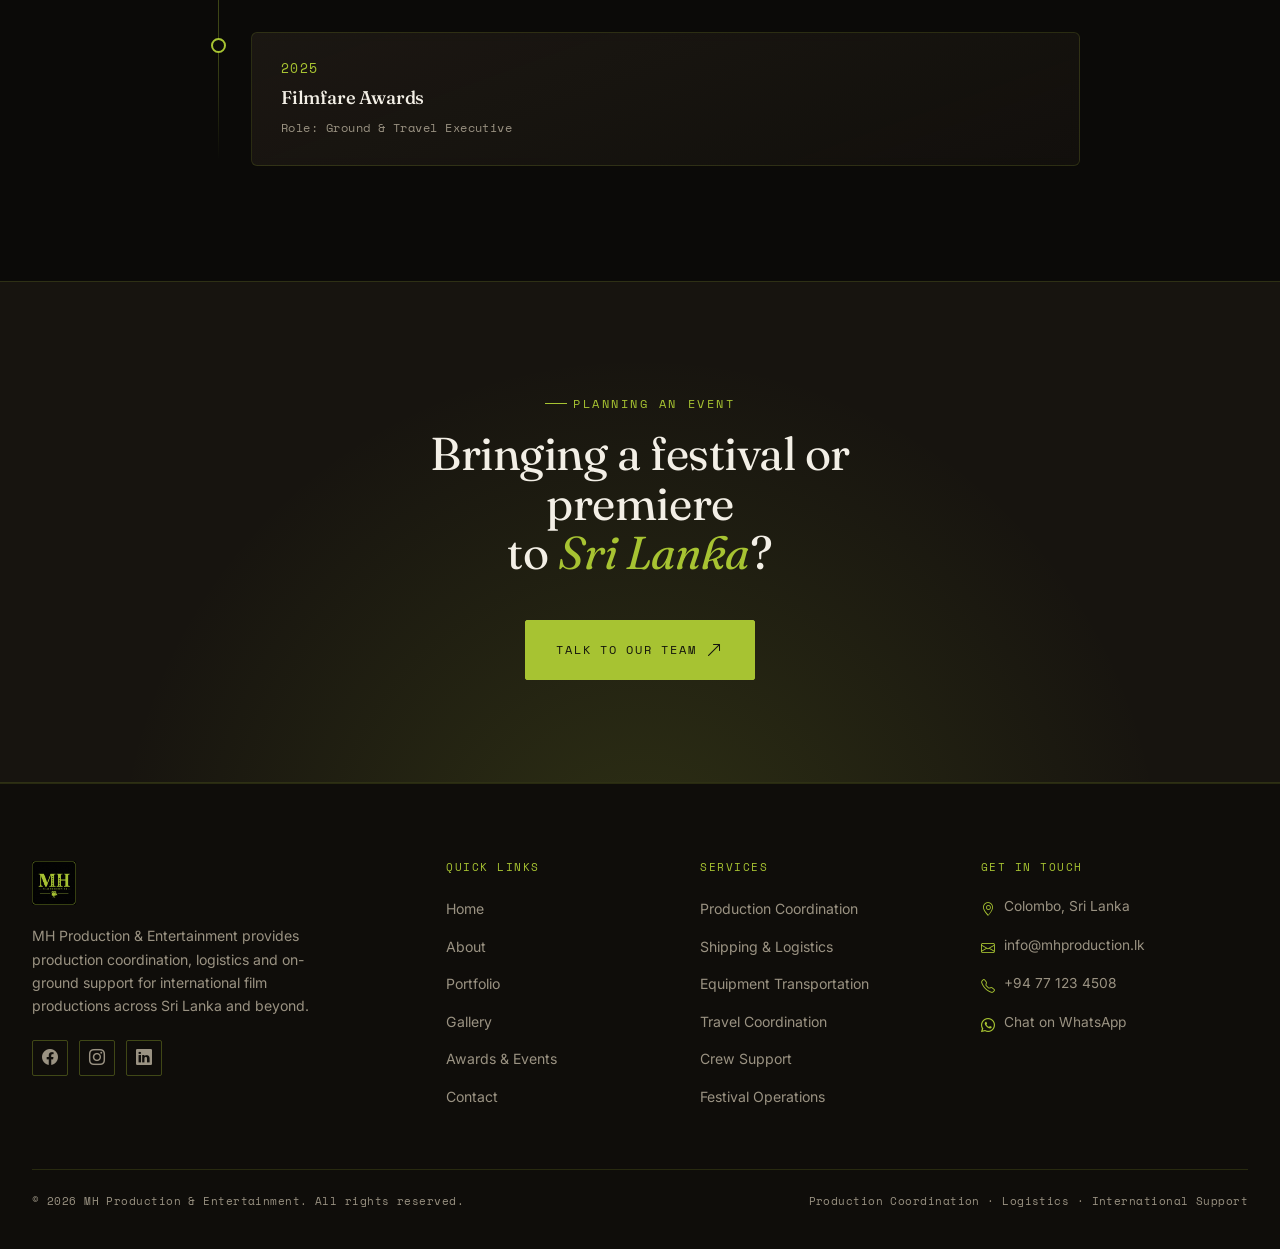
<file: awards.html>
<!DOCTYPE html>
<html lang="en">
<head>
<meta charset="UTF-8">
<meta name="viewport" content="width=device-width, initial-scale=1.0">

<title>Awards &amp; Events | MH Production &amp; Entertainment</title>
<meta name="description" content="A timeline of festival and awards operations delivered by MH Production & Entertainment, including the Abu Dhabi International Film Festival, Abu Dhabi Media Summit and IIFA Awards.">
<meta name="keywords" content="film festival operations Sri Lanka, IIFA Awards logistics, Abu Dhabi Film Festival coordinator, festival traffic coordination, guest relations film industry">
<meta name="author" content="MH Production & Entertainment">
<meta name="robots" content="index, follow">
<link rel="canonical" href="https://mhproductions.lk/awards.html">

<meta property="og:type" content="website">
<meta property="og:site_name" content="MH Production & Entertainment">
<meta property="og:title" content="Awards & Events | MH Production & Entertainment">
<meta property="og:description" content="Festival and awards operations experience, from the Abu Dhabi Film Festival to the IIFA Awards.">
<meta property="og:image" content="assets/images/brand/og-cover.svg">
<meta property="og:url" content="https://mhproductions.lk/awards.html">
<meta name="twitter:card" content="summary_large_image">

<link rel="icon" type="image/svg+xml" href="assets/images/brand/favicon.svg?v=2">
<link rel="apple-touch-icon" href="assets/images/brand/favicon.svg?v=2">

<link rel="preconnect" href="https://fonts.googleapis.com">
<link rel="preconnect" href="https://fonts.gstatic.com" crossorigin>
<link href="https://fonts.googleapis.com/css2?family=Fraunces:ital,opsz,wght@0,9..144,300;0,9..144,400;0,9..144,500;0,9..144,600;1,9..144,400;1,9..144,500&family=Inter:wght@400;500;600;700&family=Space+Mono:wght@400;700&display=swap" rel="stylesheet">

<link href="https://cdn.jsdelivr.net/npm/bootstrap@5.3.3/dist/css/bootstrap.min.css" rel="stylesheet">
<link rel="stylesheet" href="https://cdn.jsdelivr.net/npm/bootstrap-icons@1.11.3/font/bootstrap-icons.css">
<link rel="stylesheet" href="assets/css/style.css">
</head>
<body>

<!-- ============================= NAVBAR ============================= -->
<header class="site-header">
  <nav class="navbar navbar-expand-lg navbar-dark fixed-top" id="mainNav">
    <div class="container">
      <a class="navbar-brand" href="index.html">
        <img src="assets/images/brand/favicon.png" alt="MH Film Production logo" class="brand-mark">
        
        <span class="brand-wordmark">Production &amp; Entertainment<small>Production &middot; Logistics</small></span>
      </a>
      <button class="navbar-toggler" type="button" data-bs-toggle="collapse" data-bs-target="#navMain" aria-controls="navMain" aria-expanded="false" aria-label="Toggle navigation">
        <span class="toggler-bar"></span>
        <span class="toggler-bar"></span>
        <span class="toggler-bar"></span>
      </button>
      <div class="collapse navbar-collapse" id="navMain">
        <ul class="navbar-nav ms-auto">
          <li class="nav-item"><a class="nav-link" href="index.html">Home</a></li>
          <li class="nav-item"><a class="nav-link" href="about.html">About</a></li>
          <li class="nav-item"><a class="nav-link" href="services.html">Services</a></li>
          <li class="nav-item"><a class="nav-link" href="portfolio.html">Portfolio</a></li>
          <li class="nav-item"><a class="nav-link" href="gallery.html">Gallery</a></li>
          <li class="nav-item"><a class="nav-link active" href="awards.html">Awards</a></li>
          <li class="nav-item"><a class="nav-link btn-nav-contact" href="contact.html">Contact</a></li>
        </ul>
      </div>
    </div>
  </nav>
</header>

<main>

  <!-- ============================= PAGE HEADER ============================= -->
  <section class="page-header">
    <div class="container">
      <span class="manifest-tag">Awards &amp; Events</span>
      <h1>A timeline of festival &amp; awards operations</h1>
      <p class="lead">From traffic coordination at international film festivals to ground and travel operations at the IIFA Awards, here's where our team has worked.</p>
      <div class="breadcrumb-manifest">
        <a href="index.html">Home</a> <span>/</span> <span class="current">Awards</span>
      </div>
    </div>
  </section>

  <!-- ============================= TIMELINE ============================= -->
  <section class="section section-void">
    <div class="container">
      <div class="timeline">

        <div class="timeline-item reveal">
          <span class="dot"></span>
          <div class="t-card glass-card">
            <span class="t-year">2012</span>
            <h4>Abu Dhabi International Film Festival</h4>
            <span class="role">Role: Traffic Coordinator</span>
          </div>
        </div>

        <div class="timeline-item reveal">
          <span class="dot"></span>
          <div class="t-card glass-card">
            <span class="t-year">2013</span>
            <h4>Abu Dhabi International Film Festival</h4>
            <span class="role">Role: Traffic Coordinator</span>
          </div>
        </div>

        <div class="timeline-item reveal">
          <span class="dot"></span>
          <div class="t-card glass-card">
            <span class="t-year">2014</span>
            <h4>Abu Dhabi Media Summit</h4>
            <span class="role">Role: Guest Relationship Coordinator</span>
          </div>
        </div>

        <div class="timeline-item reveal">
          <span class="dot"></span>
          <div class="t-card glass-card">
            <span class="t-year">2023</span>
            <h4>IIFA Awards</h4>
            <span class="role">Role: Ground &amp; Travel Executive</span>
          </div>
        </div>

        <div class="timeline-item reveal">
          <span class="dot"></span>
          <div class="t-card glass-card">
            <span class="t-year">2024</span>
            <h4>IIFA Awards</h4>
            <span class="role">Role: Ground &amp; Travel Executive</span>
          </div>
        </div>

        <div class="timeline-item reveal">
          <span class="dot"></span>
          <div class="t-card glass-card">
            <span class="t-year">2025</span>
            <h4>Filmfare Awards</h4>
            <span class="role">Role: Ground &amp; Travel Executive</span>
          </div>
        </div>

      </div>

      </div>
    </div>
  </section>

  <!-- ============================= CTA ============================= -->
  <section class="cta-band">
    <div class="container">
      <span class="manifest-tag" style="justify-content:center">Planning An Event</span>
      <h2 class="mt-3">Bringing a festival or premiere<br>to <em class="serif-italic">Sri Lanka</em>?</h2>
      <div class="hero-actions">
        <a href="contact.html" class="btn-mh btn-mh-gold">Talk To Our Team <i class="bi bi-arrow-up-right"></i></a>
      </div>
    </div>
  </section>

</main>

<!-- ============================= FOOTER ============================= -->
<footer class="site-footer">
  <div class="container">
    <div class="footer-grid">
      <div class="footer-brand">
        <img src="assets/images/brand/favicon.png" alt="MH Film Production logo" class="brand-mark">
        <!-- <div class="brand-mark">MH</div> -->
        <p>MH Production &amp; Entertainment provides production coordination, logistics and on-ground support for international film productions across Sri Lanka and beyond.</p>
        <div class="footer-social">
          <a href="#" aria-label="Facebook"><i class="bi bi-facebook"></i></a>
          <a href="#" aria-label="Instagram"><i class="bi bi-instagram"></i></a>
          <a href="#" aria-label="LinkedIn"><i class="bi bi-linkedin"></i></a>
        </div>
      </div>
      <div class="footer-links">
        <h6>Quick Links</h6>
        <ul>
          <li><a href="index.html">Home</a></li>
          <li><a href="about.html">About</a></li>
          <li><a href="portfolio.html">Portfolio</a></li>
          <li><a href="gallery.html">Gallery</a></li>
          <li><a href="awards.html">Awards &amp; Events</a></li>
          <li><a href="contact.html">Contact</a></li>
        </ul>
      </div>
      <div class="footer-services">
        <h6>Services</h6>
        <ul>
          <li><a href="services.html">Production Coordination</a></li>
          <li><a href="services.html">Shipping &amp; Logistics</a></li>
          <li><a href="services.html">Equipment Transportation</a></li>
          <li><a href="services.html">Travel Coordination</a></li>
          <li><a href="services.html">Crew Support</a></li>
          <li><a href="services.html">Festival Operations</a></li>
        </ul>
      </div>
      <div class="footer-contact">
        <h6>Get in Touch</h6>
        <ul>
          <li><i class="bi bi-geo-alt"></i> Colombo, Sri Lanka</li>
          <li><i class="bi bi-envelope"></i> info@mhproduction.lk</li>
          <li><i class="bi bi-telephone"></i> <a href="tel:+94 77 123 4508">+94 77 123 4508</a></li>
          <li><i class="bi bi-whatsapp"></i> <a href="https://wa.me/94771234508" target="_blank" rel="noopener">Chat on WhatsApp</a></li>
        </ul>
      </div>
    </div>
    <div class="footer-bottom">
      <p>&copy; <span id="year"></span> MH Production &amp; Entertainment. All rights reserved.</p>
      <p class="footer-tagline">Production Coordination &middot; Logistics &middot; International Support</p>
    </div>
  </div>
</footer>

<button id="backToTop" class="back-to-top" aria-label="Back to top"><i class="bi bi-arrow-up"></i></button>

<script src="https://cdn.jsdelivr.net/npm/bootstrap@5.3.3/dist/js/bootstrap.bundle.min.js"></script>
<script src="assets/js/script.js"></script>
</body>
</html>
</file>
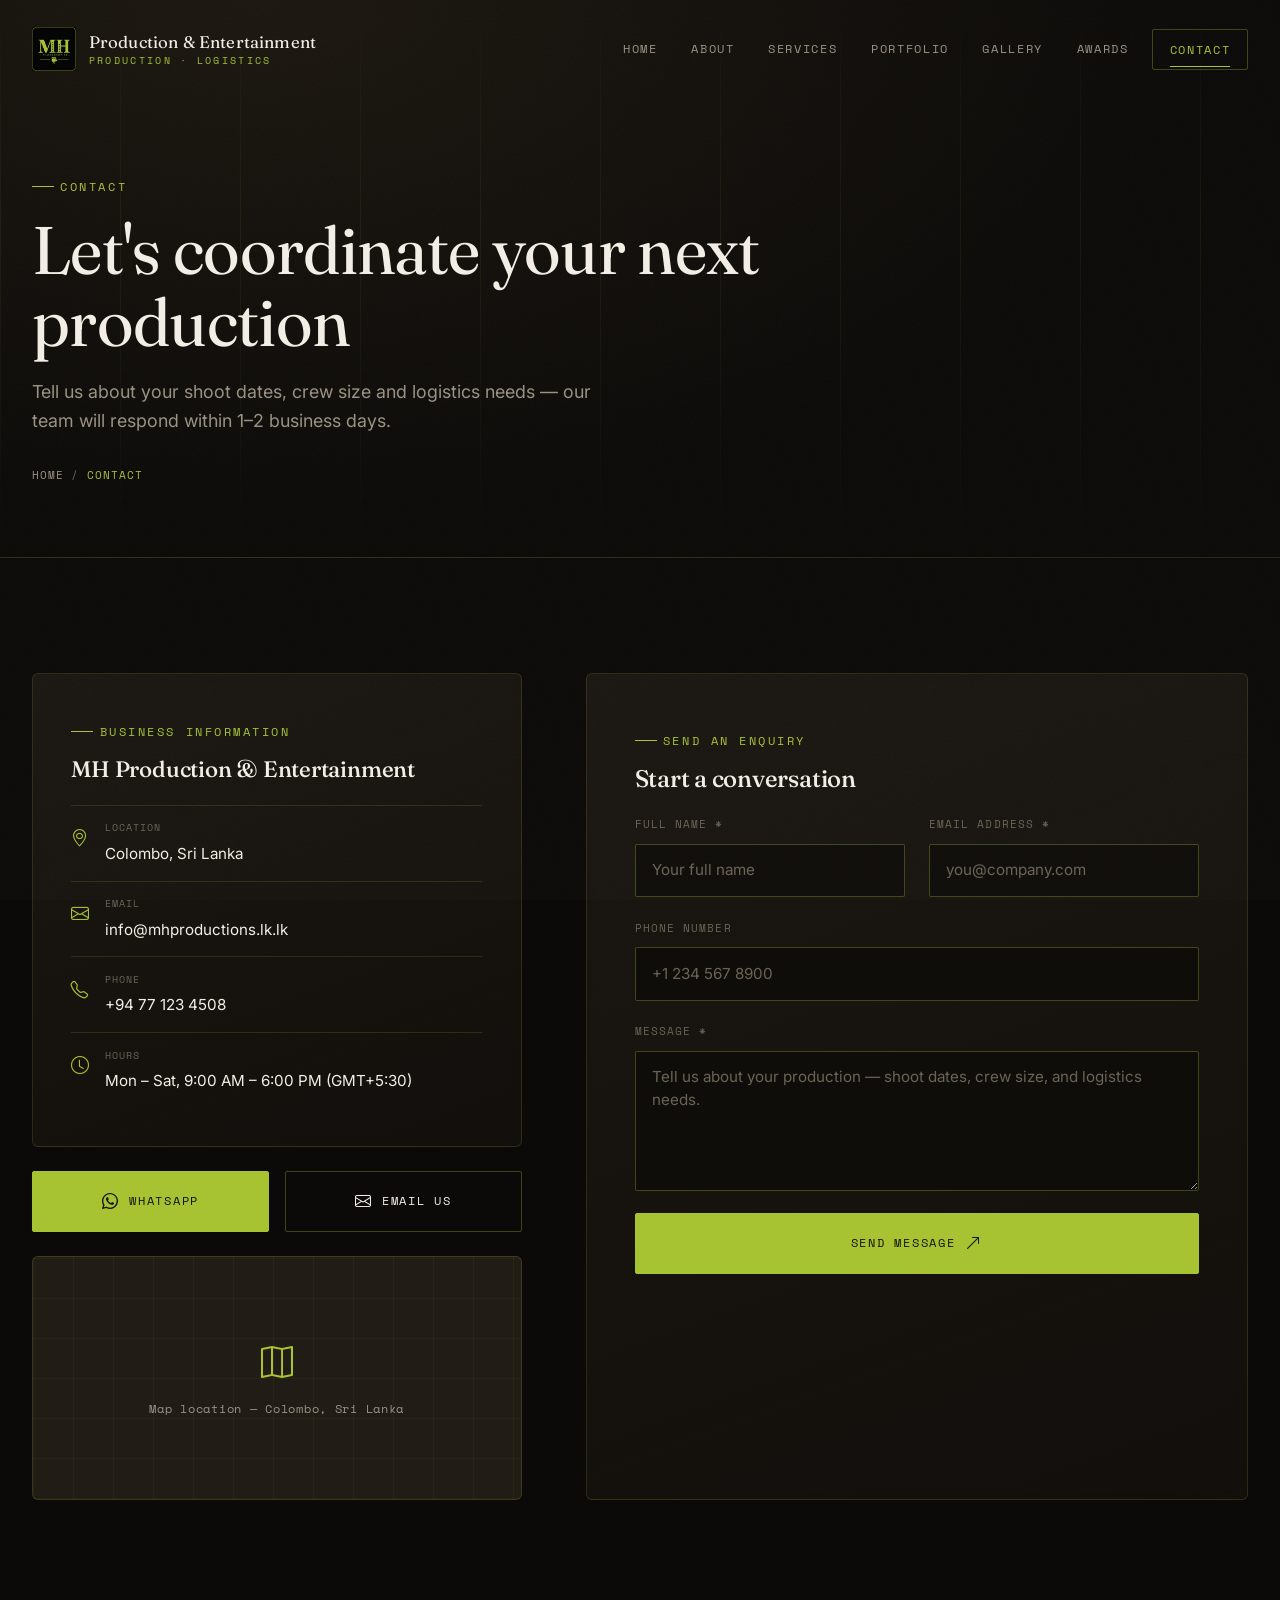
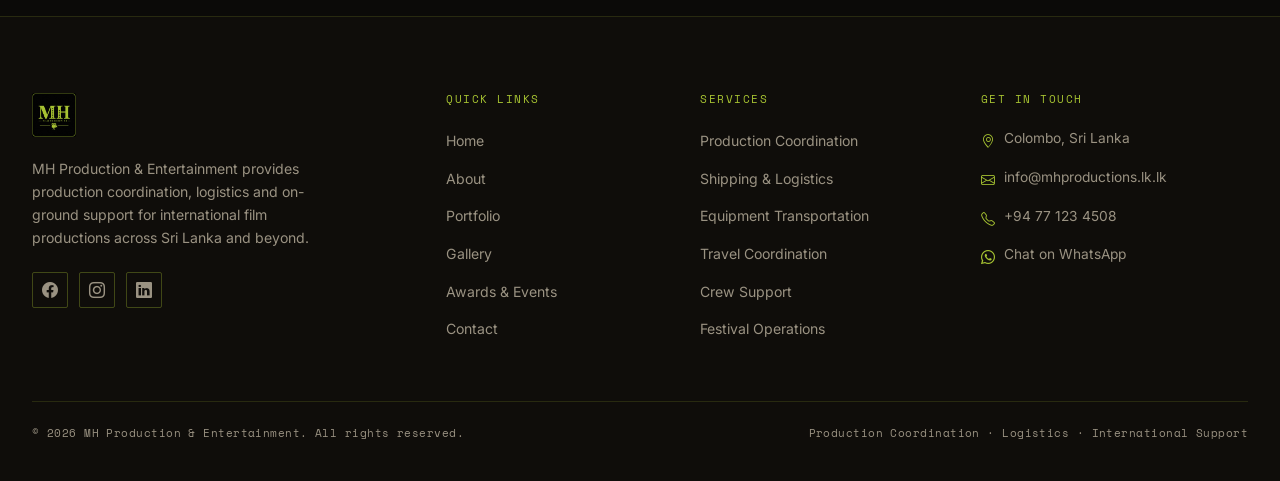
<file: contact.html>
<!DOCTYPE html>
<html lang="en">
<head>
<meta charset="UTF-8">
<meta name="viewport" content="width=device-width, initial-scale=1.0">

<title>Contact Us | MH Production &amp; Entertainment</title>
<meta name="description" content="Get in touch with MH Production & Entertainment in Sri Lanka for production coordination, logistics and international production support enquiries.">
<meta name="keywords" content="contact film production company Sri Lanka, production logistics enquiry, film coordinator contact Sri Lanka">
<meta name="author" content="MH Production & Entertainment">
<meta name="robots" content="index, follow">
<link rel="canonical" href="https://mhproductions.lk/contact.html">

<meta property="og:type" content="website">
<meta property="og:site_name" content="MH Production & Entertainment">
<meta property="og:title" content="Contact Us | MH Production & Entertainment">
<meta property="og:description" content="Get in touch for production coordination and logistics support in Sri Lanka.">
<meta property="og:image" content="assets/images/brand/og-cover.svg">
<meta property="og:url" content="https://mhproductions.lk/contact.html">
<meta name="twitter:card" content="summary_large_image">

<link rel="icon" type="image/svg+xml" href="assets/images/brand/favicon.svg?v=2">
<link rel="apple-touch-icon" href="assets/images/brand/favicon.svg?v=2">

<link rel="preconnect" href="https://fonts.googleapis.com">
<link rel="preconnect" href="https://fonts.gstatic.com" crossorigin>
<link href="https://fonts.googleapis.com/css2?family=Fraunces:ital,opsz,wght@0,9..144,300;0,9..144,400;0,9..144,500;0,9..144,600;1,9..144,400;1,9..144,500&family=Inter:wght@400;500;600;700&family=Space+Mono:wght@400;700&display=swap" rel="stylesheet">

<link href="https://cdn.jsdelivr.net/npm/bootstrap@5.3.3/dist/css/bootstrap.min.css" rel="stylesheet">
<link rel="stylesheet" href="https://cdn.jsdelivr.net/npm/bootstrap-icons@1.11.3/font/bootstrap-icons.css">
<link rel="stylesheet" href="assets/css/style.css">
</head>
<body>

<header class="site-header">
  <nav class="navbar navbar-expand-lg navbar-dark fixed-top" id="mainNav">
    <div class="container">
      <a class="navbar-brand" href="index.html">
        <!-- <span class="brand-mark">MH</span> -->
        <img src="assets/images/brand/favicon.png" alt="MH Film Production logo" class="brand-mark">
        <span class="brand-wordmark">Production &amp; Entertainment<small>Production &middot; Logistics</small></span>
      </a>
      <button class="navbar-toggler" type="button" data-bs-toggle="collapse" data-bs-target="#navMain" aria-controls="navMain" aria-expanded="false" aria-label="Toggle navigation">
        <span class="toggler-bar"></span>
        <span class="toggler-bar"></span>
        <span class="toggler-bar"></span>
      </button>
      <div class="collapse navbar-collapse" id="navMain">
        <ul class="navbar-nav ms-auto">
          <li class="nav-item"><a class="nav-link" href="index.html">Home</a></li>
          <li class="nav-item"><a class="nav-link" href="about.html">About</a></li>
          <li class="nav-item"><a class="nav-link" href="services.html">Services</a></li>
          <li class="nav-item"><a class="nav-link" href="portfolio.html">Portfolio</a></li>
          <li class="nav-item"><a class="nav-link" href="gallery.html">Gallery</a></li>
          <li class="nav-item"><a class="nav-link" href="awards.html">Awards</a></li>
          <li class="nav-item"><a class="nav-link btn-nav-contact active" href="contact.html">Contact</a></li>
        </ul>
      </div>
    </div>
  </nav>
</header>

<main>

  <section class="page-header">
    <div class="container">
      <span class="manifest-tag">Contact</span>
      <h1>Let's coordinate your next production</h1>
      <p class="lead">Tell us about your shoot dates, crew size and logistics needs — our team will respond within 1–2 business days.</p>
      <div class="breadcrumb-manifest">
        <a href="index.html">Home</a> <span>/</span> <span class="current">Contact</span>
      </div>
    </div>
  </section>

  <section class="section section-void">
    <div class="container">
      <div class="contact-grid">

        <div>
          <div class="contact-info-card glass-card reveal">
            <span class="manifest-tag">Business Information</span>
            <h3 class="mt-3 mb-4" style="font-size:1.4rem;">MH Production &amp; Entertainment</h3>

            <div class="row-item">
              <i class="bi bi-geo-alt"></i>
              <div>
                <span class="label">Location</span>
                <span class="value">Colombo, Sri Lanka</span>
              </div>
            </div>
            <div class="row-item">
              <i class="bi bi-envelope"></i>
              <div>
                <span class="label">Email</span>
                <span class="value">info@mhproductions.lk.lk</span>
              </div>
            </div>
            <div class="row-item">
              <i class="bi bi-telephone"></i>
              <div>
                <span class="label">Phone</span>
                <span class="value">+94 77 123 4508</span>
              </div>
            </div>
            <div class="row-item">
              <i class="bi bi-clock"></i>
              <div>
                <span class="label">Hours</span>
                <span class="value">Mon &ndash; Sat, 9:00 AM &ndash; 6:00 PM (GMT+5:30)</span>
              </div>
            </div>
          </div>

          <div class="contact-quick reveal reveal-delay-1">
            <a href="https://wa.me/94771234508" target="_blank" rel="noopener" class="btn-mh btn-mh-gold">
              <i class="bi bi-whatsapp"></i> WhatsApp
            </a>
            <a href="mailto:info@mhproductions.lk.lk" class="btn-mh btn-mh-ghost">
              <i class="bi bi-envelope"></i> Email Us
            </a>
          </div>

          <div class="map-frame mt-4 reveal reveal-delay-2">
            <i class="bi bi-map"></i>
            <span>Map location — Colombo, Sri Lanka</span>
          </div>
        </div>

        <div class="contact-form-card glass-card reveal reveal-delay-1">
          <span class="manifest-tag">Send An Enquiry</span>
          <h3 class="mt-3 mb-4" style="font-size:1.5rem;">Start a conversation</h3>

          <form id="contactForm" action="https://formsubmit.co/f01553d99921c9a101a66bc9e5c4273b" method="POST" novalidate>
            <input type="hidden" name="_subject" value="New Contact Form Enquiry - MH Production">
            <input type="hidden" name="_captcha" value="false">
            <input type="hidden" name="_template" value="table">

            <div class="row">
              <div class="col-md-6 form-floating-mh">
                <label for="name">Full Name *</label>
                <input type="text" class="form-control" id="name" name="name" placeholder="Your full name" required>
              </div>
              <div class="col-md-6 form-floating-mh">
                <label for="email">Email Address *</label>
                <input type="email" class="form-control" id="email" name="email" placeholder="you@company.com" required>
              </div>
            </div>
            <div class="form-floating-mh">
              <label for="phone">Phone Number</label>
              <input type="tel" class="form-control" id="phone" name="phone" placeholder="+1 234 567 8900">
            </div>
            <div class="form-floating-mh">
              <label for="message">Message *</label>
              <textarea class="form-control" id="message" name="message" placeholder="Tell us about your production — shoot dates, crew size, and logistics needs." required></textarea>
            </div>

            <button type="submit" class="btn-mh btn-mh-gold w-100 justify-content-center">
              Send Message <i class="bi bi-arrow-up-right"></i>
            </button>

            <p id="formStatus" class="form-status" role="status" aria-live="polite"></p>
          </form>
        </div>

      </div>
    </div>
  </section>

</main>

<footer class="site-footer">
  <div class="container">
    <div class="footer-grid">
      <div class="footer-brand">
        <!-- <div class="brand-mark">MH</div> -->
        <img src="assets/images/brand/favicon.png" alt="MH Film Production logo" class="brand-mark">
        <p>MH Production &amp; Entertainment provides production coordination, logistics and on-ground support for international film productions across Sri Lanka and beyond.</p>
        <div class="footer-social">
          <a href="#" aria-label="Facebook"><i class="bi bi-facebook"></i></a>
          <a href="#" aria-label="Instagram"><i class="bi bi-instagram"></i></a>
          <a href="#" aria-label="LinkedIn"><i class="bi bi-linkedin"></i></a>
        </div>
      </div>
      <div class="footer-links">
        <h6>Quick Links</h6>
        <ul>
          <li><a href="index.html">Home</a></li>
          <li><a href="about.html">About</a></li>
          <li><a href="portfolio.html">Portfolio</a></li>
          <li><a href="gallery.html">Gallery</a></li>
          <li><a href="awards.html">Awards &amp; Events</a></li>
          <li><a href="contact.html">Contact</a></li>
        </ul>
      </div>
      <div class="footer-services">
        <h6>Services</h6>
        <ul>
          <li><a href="services.html">Production Coordination</a></li>
          <li><a href="services.html">Shipping &amp; Logistics</a></li>
          <li><a href="services.html">Equipment Transportation</a></li>
          <li><a href="services.html">Travel Coordination</a></li>
          <li><a href="services.html">Crew Support</a></li>
          <li><a href="services.html">Festival Operations</a></li>
        </ul>
      </div>
      <div class="footer-contact">
        <h6>Get in Touch</h6>
        <ul>
          <li><i class="bi bi-geo-alt"></i> Colombo, Sri Lanka</li>
          <li><i class="bi bi-envelope"></i> info@mhproductions.lk.lk</li>
          <li><i class="bi bi-telephone"></i> <a href="tel:+94 77 123 4508">+94 77 123 4508</a></li>
          <li><i class="bi bi-whatsapp"></i> <a href="https://wa.me/94771234508" target="_blank" rel="noopener">Chat on WhatsApp</a></li>
        </ul>
      </div>
    </div>
    <div class="footer-bottom">
      <p>&copy; <span id="year"></span> MH Production &amp; Entertainment. All rights reserved.</p>
      <p class="footer-tagline">Production Coordination &middot; Logistics &middot; International Support</p>
    </div>
  </div>
</footer>

<button id="backToTop" class="back-to-top" aria-label="Back to top"><i class="bi bi-arrow-up"></i></button>

<script src="https://cdn.jsdelivr.net/npm/bootstrap@5.3.3/dist/js/bootstrap.bundle.min.js"></script>
<script src="assets/js/script.js"></script>
</body>
</html>
</file>
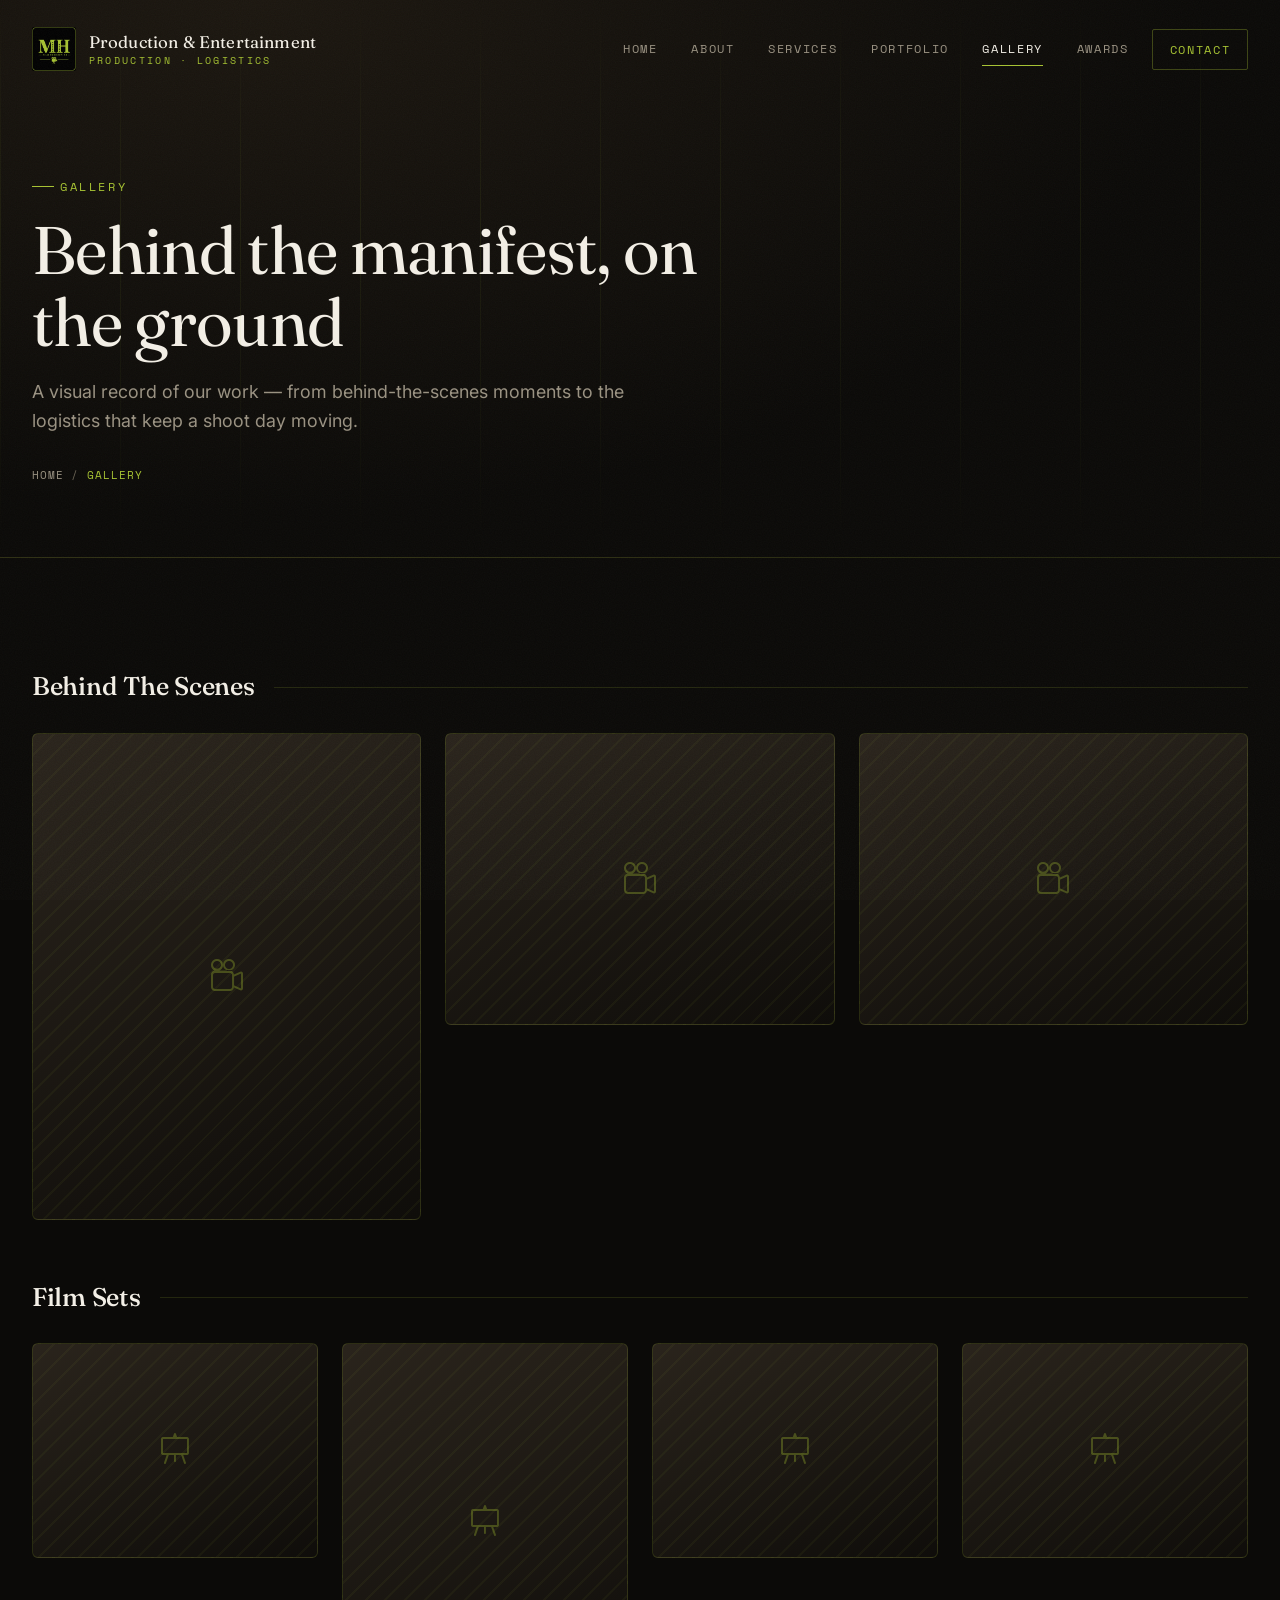
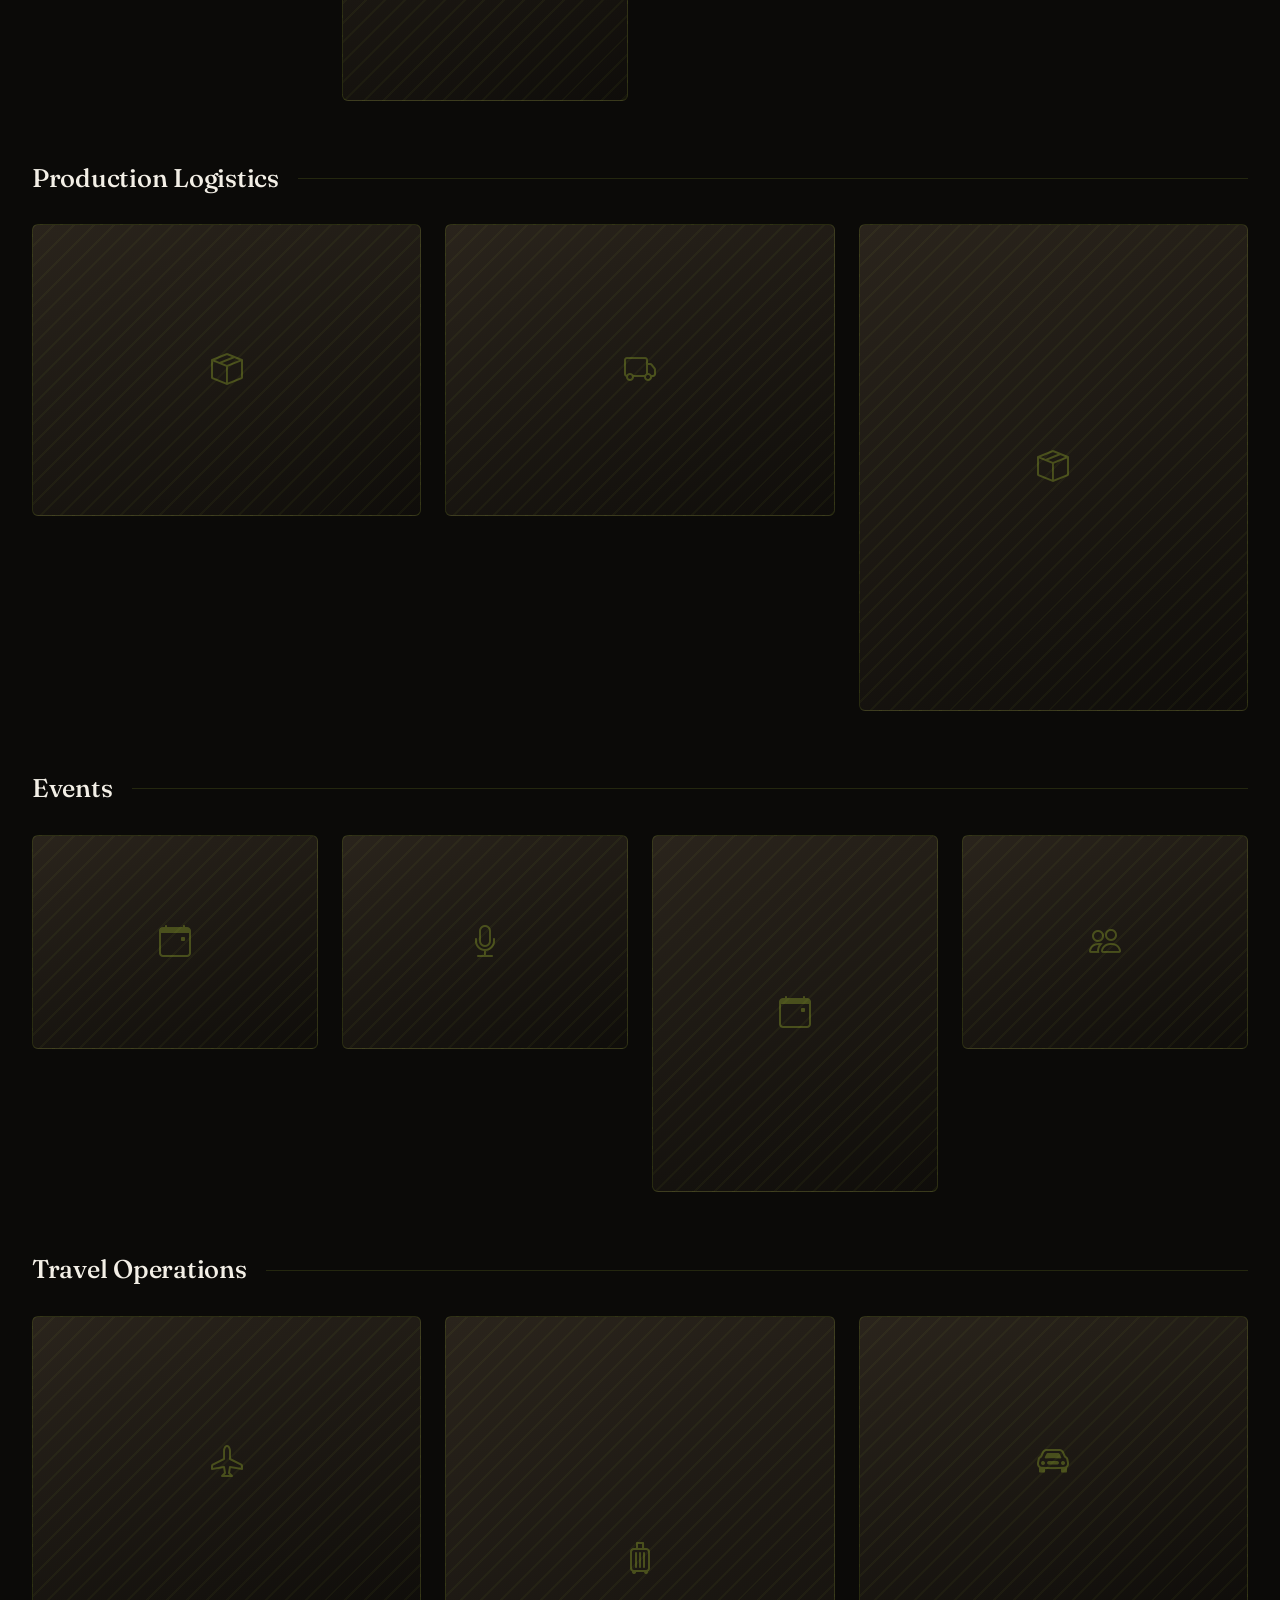
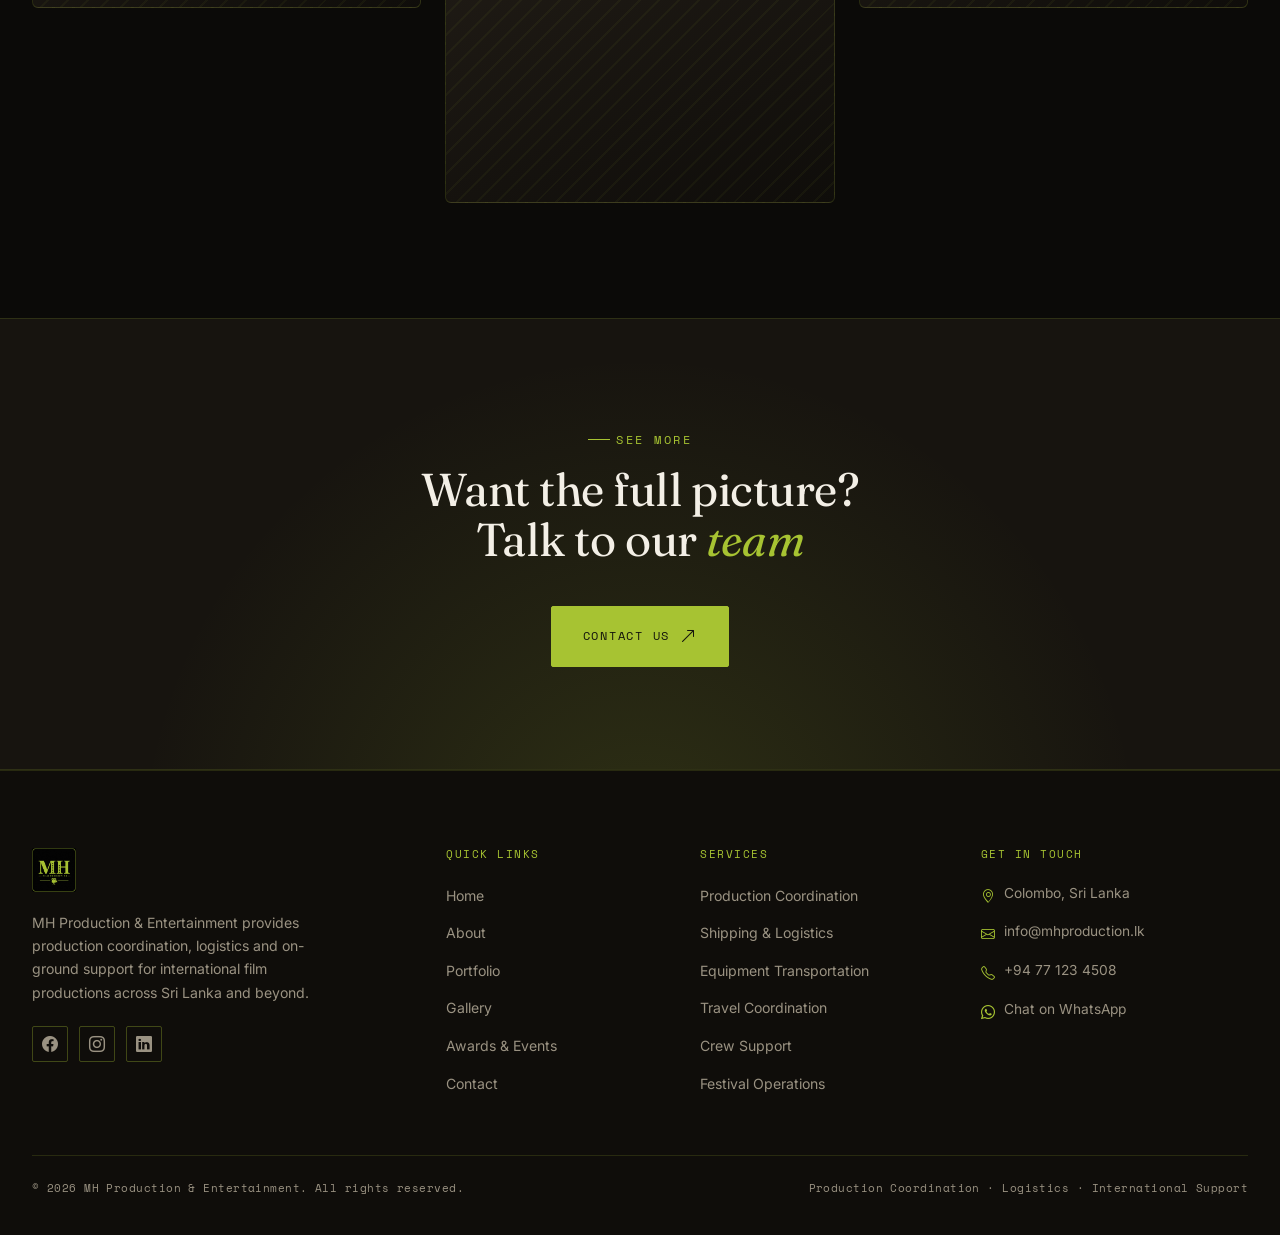
<file: gallery.html>
<!DOCTYPE html>
<html lang="en">
<head>
<meta charset="UTF-8">
<meta name="viewport" content="width=device-width, initial-scale=1.0">

<title>Gallery | MH Production &amp; Entertainment</title>
<meta name="description" content="Behind the scenes, film sets, production logistics, events and travel operations — a visual look at MH Production & Entertainment on the ground with international productions.">
<meta name="keywords" content="film production gallery Sri Lanka, behind the scenes film Sri Lanka, production logistics photos, film set operations">
<meta name="author" content="MH Production & Entertainment">
<meta name="robots" content="index, follow">
<link rel="canonical" href="https://mhproductions.lk/gallery.html">

<meta property="og:type" content="website">
<meta property="og:site_name" content="MH Production & Entertainment">
<meta property="og:title" content="Gallery | MH Production & Entertainment">
<meta property="og:description" content="Behind the scenes, film sets, logistics, events and travel operations.">
<meta property="og:image" content="assets/images/brand/og-cover.svg">
<meta property="og:url" content="https://mhproductions.lk/gallery.html">
<meta name="twitter:card" content="summary_large_image">

<link rel="icon" type="image/svg+xml" href="assets/images/brand/favicon.svg?v=2">
<link rel="apple-touch-icon" href="assets/images/brand/favicon.svg?v=2">

<link rel="preconnect" href="https://fonts.googleapis.com">
<link rel="preconnect" href="https://fonts.gstatic.com" crossorigin>
<link href="https://fonts.googleapis.com/css2?family=Fraunces:ital,opsz,wght@0,9..144,300;0,9..144,400;0,9..144,500;0,9..144,600;1,9..144,400;1,9..144,500&family=Inter:wght@400;500;600;700&family=Space+Mono:wght@400;700&display=swap" rel="stylesheet">

<link href="https://cdn.jsdelivr.net/npm/bootstrap@5.3.3/dist/css/bootstrap.min.css" rel="stylesheet">
<link rel="stylesheet" href="https://cdn.jsdelivr.net/npm/bootstrap-icons@1.11.3/font/bootstrap-icons.css">
<link rel="stylesheet" href="assets/css/style.css">
</head>
<body>

<!-- ============================= NAVBAR ============================= -->
<header class="site-header">
  <nav class="navbar navbar-expand-lg navbar-dark fixed-top" id="mainNav">
    <div class="container">
      <a class="navbar-brand" href="index.html">
        <!-- <span class="brand-mark">MH</span> -->
        <img src="assets/images/brand/favicon.png" alt="MH Film Production logo" class="brand-mark">
        <span class="brand-wordmark">Production &amp; Entertainment<small>Production &middot; Logistics</small></span>
      </a>
      <button class="navbar-toggler" type="button" data-bs-toggle="collapse" data-bs-target="#navMain" aria-controls="navMain" aria-expanded="false" aria-label="Toggle navigation">
        <span class="toggler-bar"></span>
        <span class="toggler-bar"></span>
        <span class="toggler-bar"></span>
      </button>
      <div class="collapse navbar-collapse" id="navMain">
        <ul class="navbar-nav ms-auto">
          <li class="nav-item"><a class="nav-link" href="index.html">Home</a></li>
          <li class="nav-item"><a class="nav-link" href="about.html">About</a></li>
          <li class="nav-item"><a class="nav-link" href="services.html">Services</a></li>
          <li class="nav-item"><a class="nav-link" href="portfolio.html">Portfolio</a></li>
          <li class="nav-item"><a class="nav-link active" href="gallery.html">Gallery</a></li>
          <li class="nav-item"><a class="nav-link" href="awards.html">Awards</a></li>
          <li class="nav-item"><a class="nav-link btn-nav-contact" href="contact.html">Contact</a></li>
        </ul>
      </div>
    </div>
  </nav>
</header>

<main>

  <!-- ============================= PAGE HEADER ============================= -->
  <section class="page-header">
    <div class="container">
      <span class="manifest-tag">Gallery</span>
      <h1>Behind the manifest, on the ground</h1>
      <p class="lead">A visual record of our work — from behind-the-scenes moments to the logistics that keep a shoot day moving.</p>
      <div class="breadcrumb-manifest">
        <a href="index.html">Home</a> <span>/</span> <span class="current">Gallery</span>
      </div>
    </div>
  </section>

  <!-- ============================= GALLERY GRID ============================= -->
  <section class="section section-void">
    <div class="container">

      <!-- Behind The Scenes -->
      <div class="portfolio-section-title" style="margin-top:0;">
        <h3>Behind The Scenes</h3>
        <span class="rule"></span>
      </div>
      <div class="row g-4 mb-5">
        <!-- Replace each placeholder with: assets/images/gallery/behind-the-scenes-0N.jpg -->
        <div class="col-6 col-lg-4">
          <div class="gallery-item tall reveal">
            <i class="bi bi-camera-reels"></i>
            <div class="g-caption"><span class="cat">Behind The Scenes</span><span class="title">Director briefing, unit base</span></div>
          </div>
        </div>
        <div class="col-6 col-lg-4">
          <div class="gallery-item reveal reveal-delay-1">
            <i class="bi bi-camera-reels"></i>
            <div class="g-caption"><span class="cat">Behind The Scenes</span><span class="title">Camera department prep</span></div>
          </div>
        </div>
        <div class="col-6 col-lg-4">
          <div class="gallery-item reveal reveal-delay-2">
            <i class="bi bi-camera-reels"></i>
            <div class="g-caption"><span class="cat">Behind The Scenes</span><span class="title">Coordinating a scene reset</span></div>
          </div>
        </div>
      </div>

      <!-- Film Sets -->
      <div class="portfolio-section-title">
        <h3>Film Sets</h3>
        <span class="rule"></span>
      </div>
      <div class="row g-4 mb-5">
        <!-- Replace each placeholder with: assets/images/gallery/film-sets-0N.jpg -->
        <div class="col-6 col-lg-3">
          <div class="gallery-item reveal">
            <i class="bi bi-easel"></i>
            <div class="g-caption"><span class="cat">Film Sets</span><span class="title">On-location build</span></div>
          </div>
        </div>
        <div class="col-6 col-lg-3">
          <div class="gallery-item tall reveal reveal-delay-1">
            <i class="bi bi-easel"></i>
            <div class="g-caption"><span class="cat">Film Sets</span><span class="title">Set dressing, coastal location</span></div>
          </div>
        </div>
        <div class="col-6 col-lg-3">
          <div class="gallery-item reveal reveal-delay-2">
            <i class="bi bi-easel"></i>
            <div class="g-caption"><span class="cat">Film Sets</span><span class="title">Lighting rig installation</span></div>
          </div>
        </div>
        <div class="col-6 col-lg-3">
          <div class="gallery-item reveal reveal-delay-3">
            <i class="bi bi-easel"></i>
            <div class="g-caption"><span class="cat">Film Sets</span><span class="title">Location walk-through</span></div>
          </div>
        </div>
      </div>

      <!-- Production Logistics -->
      <div class="portfolio-section-title">
        <h3>Production Logistics</h3>
        <span class="rule"></span>
      </div>
      <div class="row g-4 mb-5">
        <!-- Replace each placeholder with: assets/images/gallery/logistics-0N.jpg -->
        <div class="col-6 col-lg-4">
          <div class="gallery-item reveal">
            <i class="bi bi-box-seam"></i>
            <div class="g-caption"><span class="cat">Production Logistics</span><span class="title">Equipment manifest check</span></div>
          </div>
        </div>
        <div class="col-6 col-lg-4">
          <div class="gallery-item reveal reveal-delay-1">
            <i class="bi bi-truck"></i>
            <div class="g-caption"><span class="cat">Production Logistics</span><span class="title">Loading the unit convoy</span></div>
          </div>
        </div>
        <div class="col-6 col-lg-4">
          <div class="gallery-item tall reveal reveal-delay-2">
            <i class="bi bi-box-seam"></i>
            <div class="g-caption"><span class="cat">Production Logistics</span><span class="title">Customs clearance, cargo bay</span></div>
          </div>
        </div>
      </div>

      <!-- Events -->
      <div class="portfolio-section-title">
        <h3>Events</h3>
        <span class="rule"></span>
      </div>
      <div class="row g-4 mb-5">
        <!-- Replace each placeholder with: assets/images/gallery/events-0N.jpg -->
        <div class="col-6 col-lg-3">
          <div class="gallery-item reveal">
            <i class="bi bi-calendar-event"></i>
            <div class="g-caption"><span class="cat">Events</span><span class="title">Festival red carpet operations</span></div>
          </div>
        </div>
        <div class="col-6 col-lg-3">
          <div class="gallery-item reveal reveal-delay-1">
            <i class="bi bi-mic"></i>
            <div class="g-caption"><span class="cat">Events</span><span class="title">Media summit, guest relations</span></div>
          </div>
        </div>
        <div class="col-6 col-lg-3">
          <div class="gallery-item tall reveal reveal-delay-2">
            <i class="bi bi-calendar-event"></i>
            <div class="g-caption"><span class="cat">Events</span><span class="title">Awards night traffic coordination</span></div>
          </div>
        </div>
        <div class="col-6 col-lg-3">
          <div class="gallery-item reveal reveal-delay-3">
            <i class="bi bi-people"></i>
            <div class="g-caption"><span class="cat">Events</span><span class="title">VIP arrivals briefing</span></div>
          </div>
        </div>
      </div>

      <!-- Travel Operations -->
      <div class="portfolio-section-title">
        <h3>Travel Operations</h3>
        <span class="rule"></span>
      </div>
      <div class="row g-4">
        <!-- Replace each placeholder with: assets/images/gallery/travel-0N.jpg -->
        <div class="col-6 col-lg-4">
          <div class="gallery-item reveal">
            <i class="bi bi-airplane"></i>
            <div class="g-caption"><span class="cat">Travel Operations</span><span class="title">Crew arrivals, airport transfer</span></div>
          </div>
        </div>
        <div class="col-6 col-lg-4">
          <div class="gallery-item tall reveal reveal-delay-1">
            <i class="bi bi-suitcase"></i>
            <div class="g-caption"><span class="cat">Travel Operations</span><span class="title">Itinerary handoff, unit base</span></div>
          </div>
        </div>
        <div class="col-6 col-lg-4">
          <div class="gallery-item reveal reveal-delay-2">
            <i class="bi bi-car-front"></i>
            <div class="g-caption"><span class="cat">Travel Operations</span><span class="title">Ground transport briefing</span></div>
          </div>
        </div>
      </div>

    </div>
  </section>

  <!-- ============================= CTA ============================= -->
  <section class="cta-band">
    <div class="container">
      <span class="manifest-tag" style="justify-content:center">See More</span>
      <h2 class="mt-3">Want the full picture?<br>Talk to our <em class="serif-italic">team</em></h2>
      <div class="hero-actions">
        <a href="contact.html" class="btn-mh btn-mh-gold">Contact Us <i class="bi bi-arrow-up-right"></i></a>
      </div>
    </div>
  </section>

</main>

<!-- ============================= FOOTER ============================= -->
<footer class="site-footer">
  <div class="container">
    <div class="footer-grid">
      <div class="footer-brand">
        <!-- <div class="brand-mark">MH</div> -->
        <img src="assets/images/brand/favicon.png" alt="MH Film Production logo" class="brand-mark">
        <p>MH Production &amp; Entertainment provides production coordination, logistics and on-ground support for international film productions across Sri Lanka and beyond.</p>
        <div class="footer-social">
          <a href="#" aria-label="Facebook"><i class="bi bi-facebook"></i></a>
          <a href="#" aria-label="Instagram"><i class="bi bi-instagram"></i></a>
          <a href="#" aria-label="LinkedIn"><i class="bi bi-linkedin"></i></a>
        </div>
      </div>
      <div class="footer-links">
        <h6>Quick Links</h6>
        <ul>
          <li><a href="index.html">Home</a></li>
          <li><a href="about.html">About</a></li>
          <li><a href="portfolio.html">Portfolio</a></li>
          <li><a href="gallery.html">Gallery</a></li>
          <li><a href="awards.html">Awards &amp; Events</a></li>
          <li><a href="contact.html">Contact</a></li>
        </ul>
      </div>
      <div class="footer-services">
        <h6>Services</h6>
        <ul>
          <li><a href="services.html">Production Coordination</a></li>
          <li><a href="services.html">Shipping &amp; Logistics</a></li>
          <li><a href="services.html">Equipment Transportation</a></li>
          <li><a href="services.html">Travel Coordination</a></li>
          <li><a href="services.html">Crew Support</a></li>
          <li><a href="services.html">Festival Operations</a></li>
        </ul>
      </div>
      <div class="footer-contact">
        <h6>Get in Touch</h6>
        <ul>
          <li><i class="bi bi-geo-alt"></i> Colombo, Sri Lanka</li>
          <li><i class="bi bi-envelope"></i> info@mhproduction.lk</li>
          <li><i class="bi bi-telephone"></i> <a href="tel:+94 77 123 4508">+94 77 123 4508</a></li>
          <li><i class="bi bi-whatsapp"></i> <a href="https://wa.me/94771234508" target="_blank" rel="noopener">Chat on WhatsApp</a></li>
        </ul>
      </div>
    </div>
    <div class="footer-bottom">
      <p>&copy; <span id="year"></span> MH Production &amp; Entertainment. All rights reserved.</p>
      <p class="footer-tagline">Production Coordination &middot; Logistics &middot; International Support</p>
    </div>
  </div>
</footer>

<button id="backToTop" class="back-to-top" aria-label="Back to top"><i class="bi bi-arrow-up"></i></button>

<script src="https://cdn.jsdelivr.net/npm/bootstrap@5.3.3/dist/js/bootstrap.bundle.min.js"></script>
<script src="assets/js/script.js"></script>
</body>
</html>
</file>
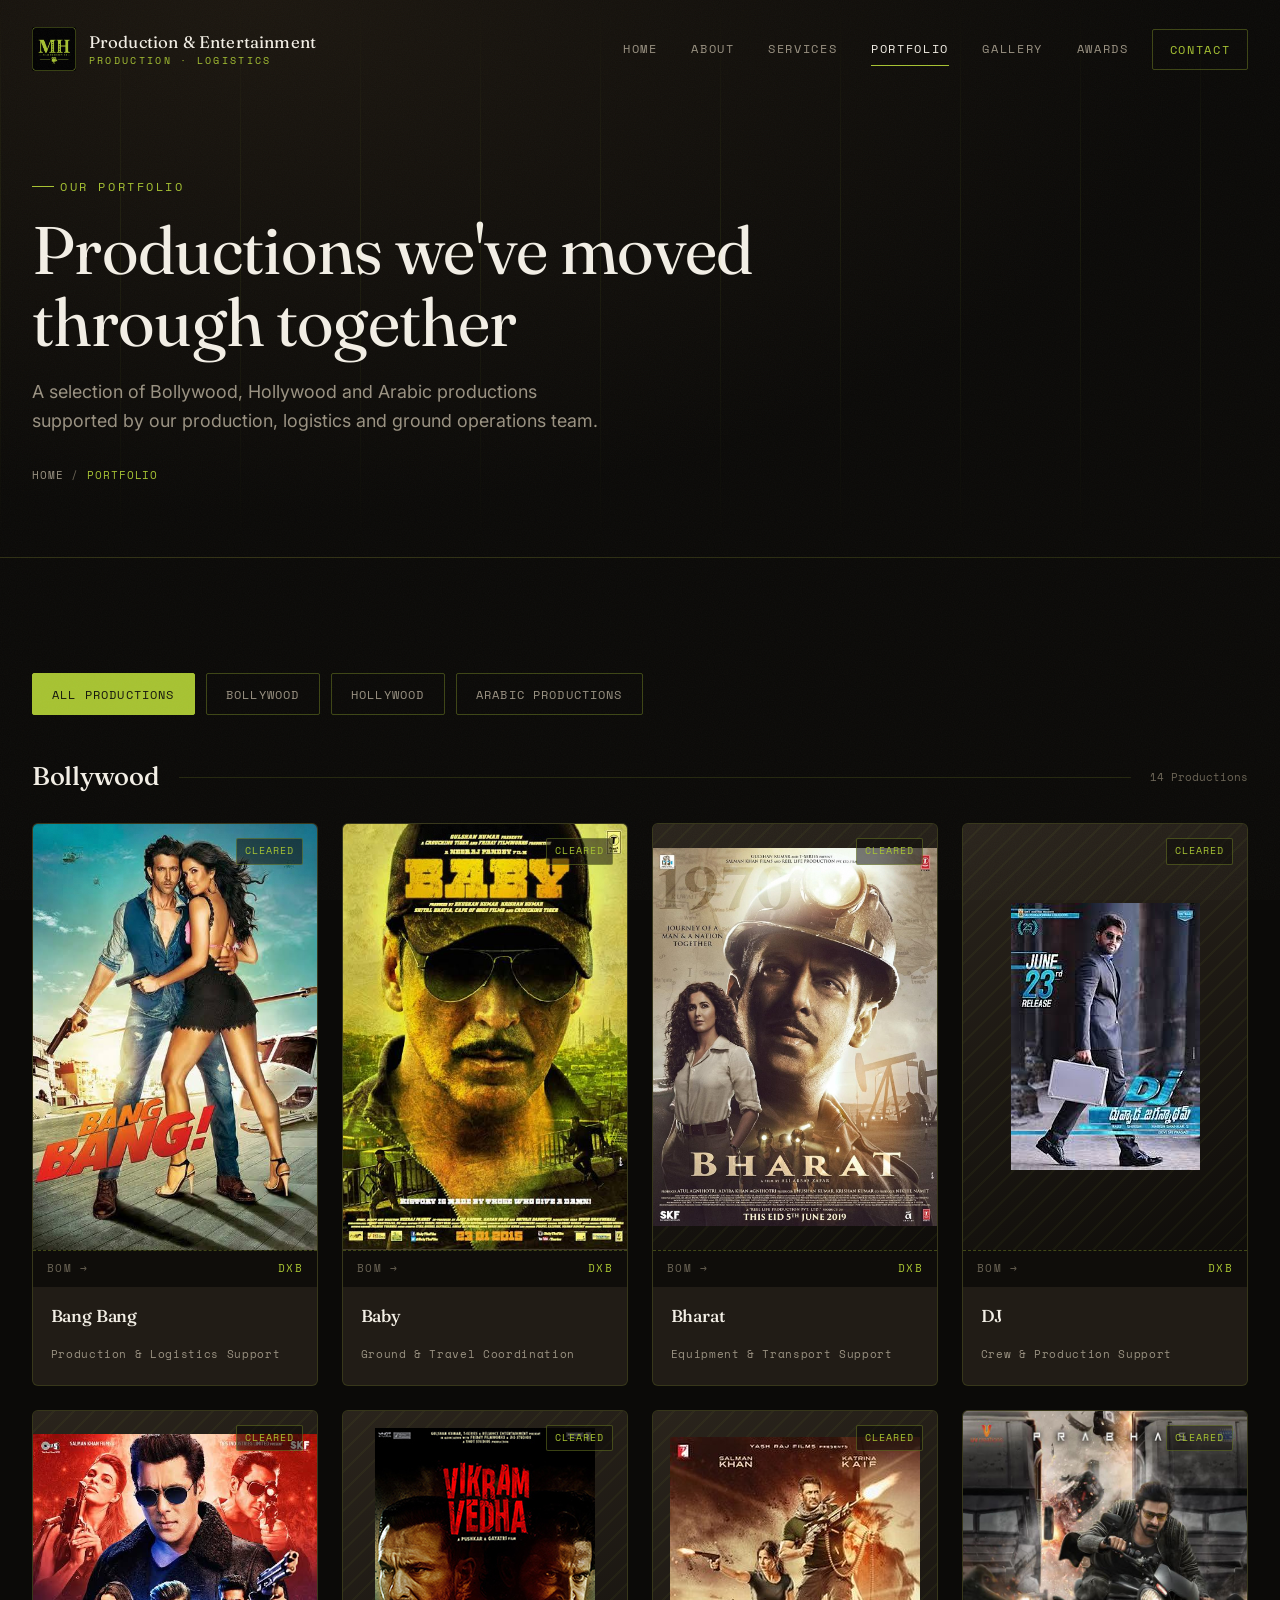
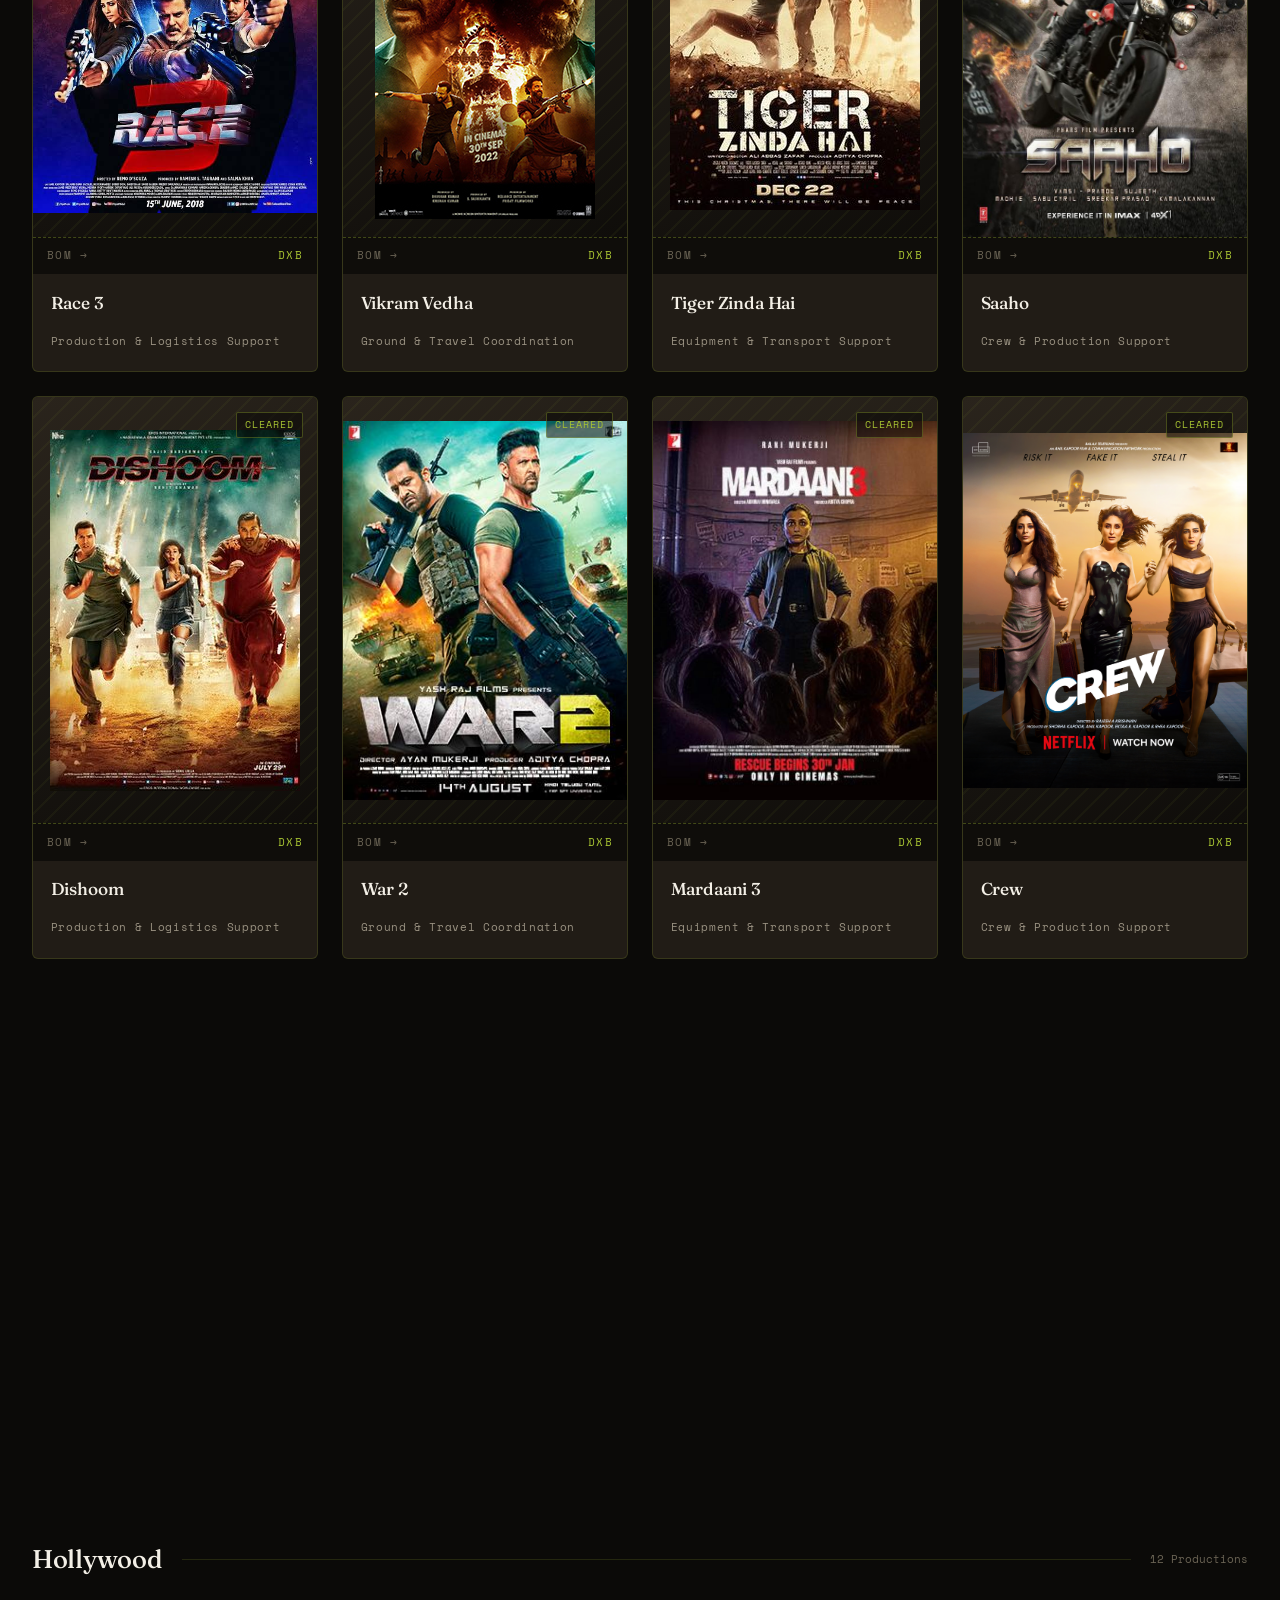
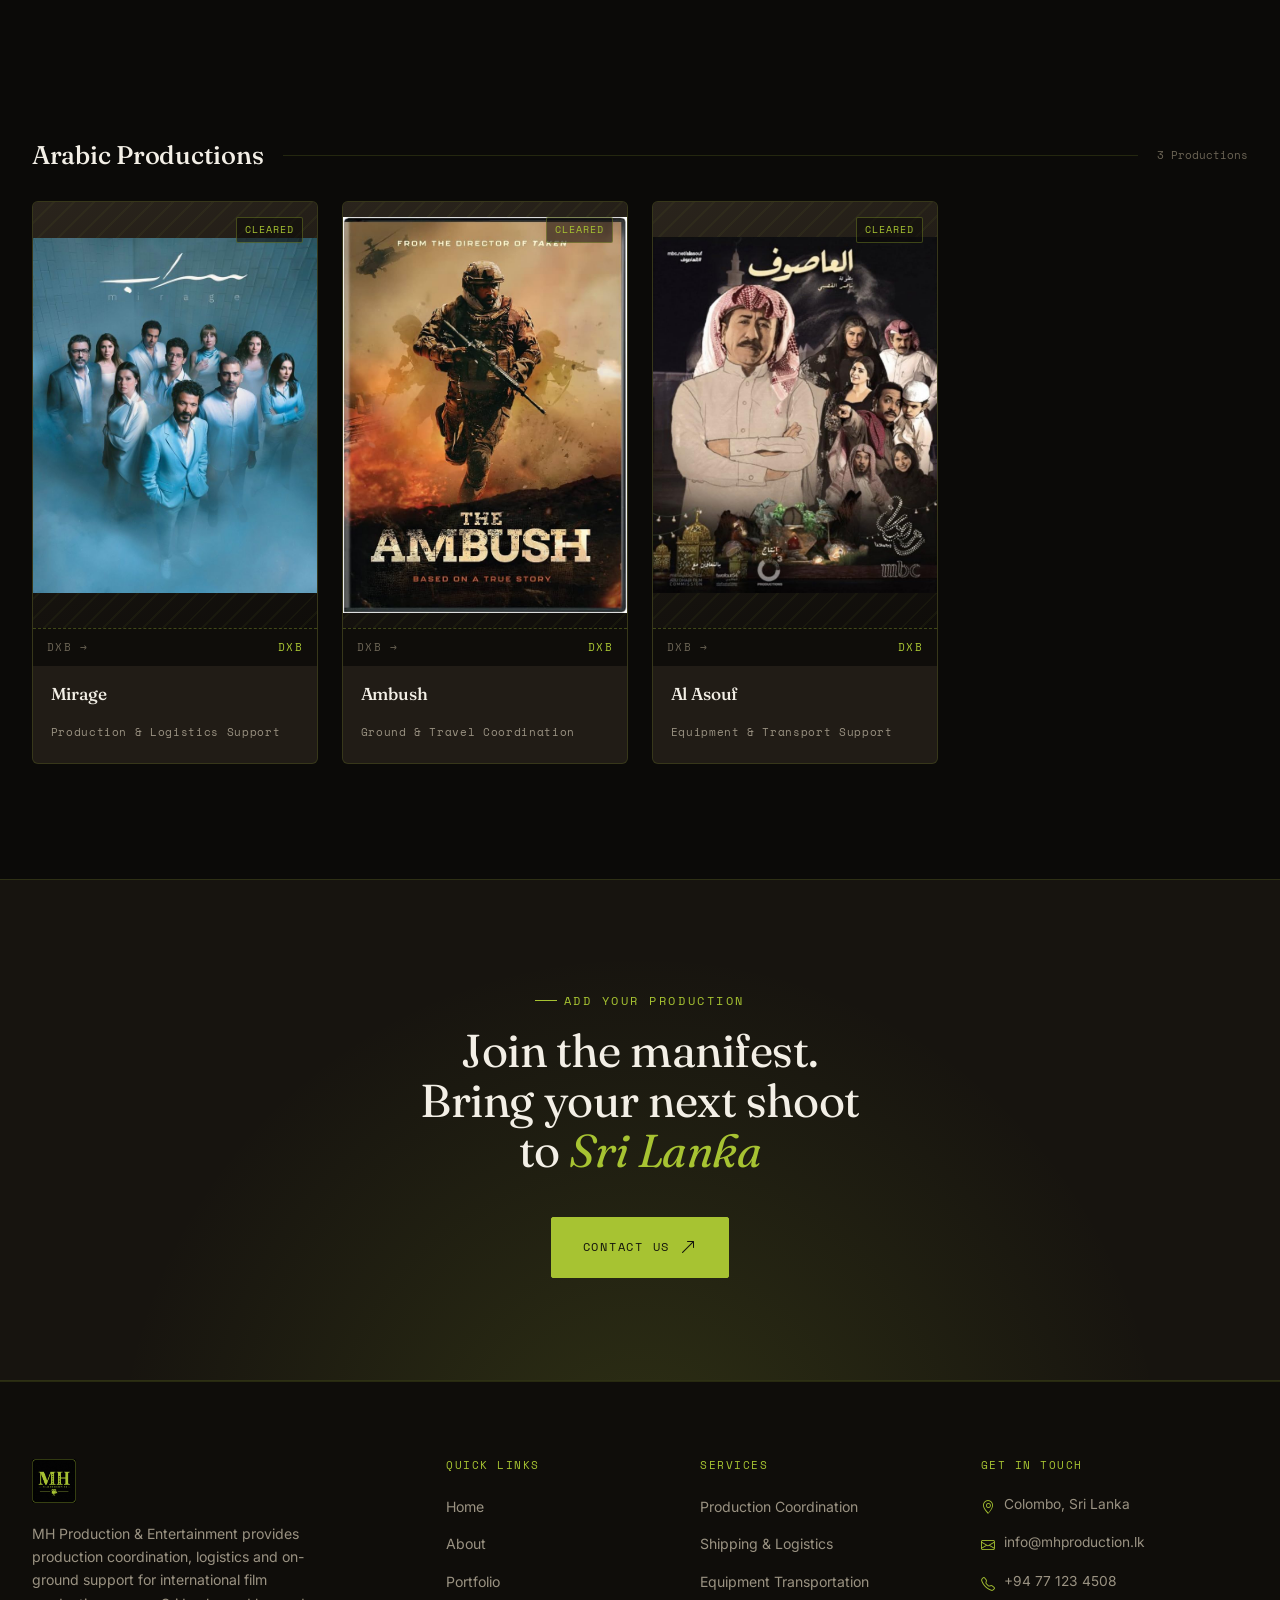
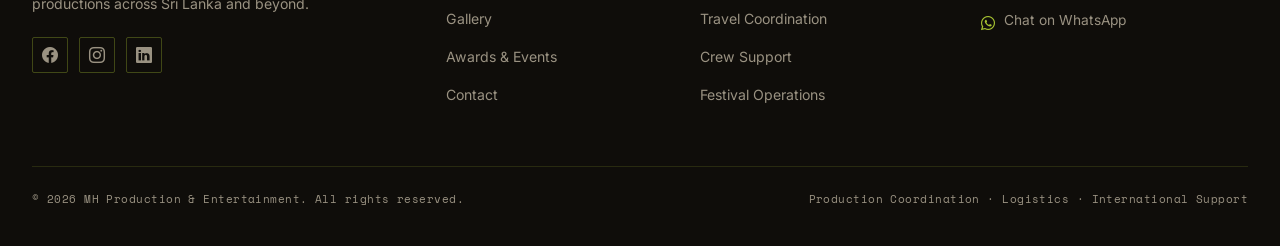
<file: portfolio.html>
<!DOCTYPE html>
<html lang="en">
<head>
<meta charset="UTF-8">
<meta name="viewport" content="width=device-width, initial-scale=1.0">

<title>Portfolio | MH Production &amp; Entertainment</title>
<meta name="description" content="A portfolio of Bollywood, Hollywood and Arabic productions supported by MH Production & Entertainment, including production coordination, logistics and ground support.">
<meta name="keywords" content="film production portfolio, Bollywood production support Sri Lanka, Hollywood production support Sri Lanka, film production credits, international film projects">
<meta name="author" content="MH Production & Entertainment">
<meta name="robots" content="index, follow">
<link rel="canonical" href="https://mhproductions.lk/portfolio.html">

<meta property="og:type" content="website">
<meta property="og:site_name" content="MH Production & Entertainment">
<meta property="og:title" content="Portfolio | MH Production & Entertainment">
<meta property="og:description" content="Bollywood, Hollywood and Arabic productions supported by our team.">
<meta property="og:image" content="assets/images/brand/og-cover.svg">
<meta property="og:url" content="https://mhproductions.lk/portfolio.html">
<meta name="twitter:card" content="summary_large_image">

<link rel="icon" type="image/svg+xml" href="assets/images/brand/favicon.svg?v=2">
<link rel="apple-touch-icon" href="assets/images/brand/favicon.svg?v=2">

<link rel="preconnect" href="https://fonts.googleapis.com">
<link rel="preconnect" href="https://fonts.gstatic.com" crossorigin>
<link href="https://fonts.googleapis.com/css2?family=Fraunces:ital,opsz,wght@0,9..144,300;0,9..144,400;0,9..144,500;0,9..144,600;1,9..144,400;1,9..144,500&family=Inter:wght@400;500;600;700&family=Space+Mono:wght@400;700&display=swap" rel="stylesheet">

<link href="https://cdn.jsdelivr.net/npm/bootstrap@5.3.3/dist/css/bootstrap.min.css" rel="stylesheet">
<link rel="stylesheet" href="https://cdn.jsdelivr.net/npm/bootstrap-icons@1.11.3/font/bootstrap-icons.css">
<link rel="stylesheet" href="assets/css/style.css">
</head>
<body>

<!-- ============================= NAVBAR ============================= -->
<header class="site-header">
  <nav class="navbar navbar-expand-lg navbar-dark fixed-top" id="mainNav">
    <div class="container">
      <a class="navbar-brand" href="index.html">
        <!-- <span class="brand-mark">MH</span> -->
        <img src="assets/images/brand/favicon.png" alt="MH Film Production logo" class="brand-mark">
        <span class="brand-wordmark">Production &amp; Entertainment<small>Production &middot; Logistics</small></span>
      </a>
      <button class="navbar-toggler" type="button" data-bs-toggle="collapse" data-bs-target="#navMain" aria-controls="navMain" aria-expanded="false" aria-label="Toggle navigation">
        <span class="toggler-bar"></span>
        <span class="toggler-bar"></span>
        <span class="toggler-bar"></span>
      </button>
      <div class="collapse navbar-collapse" id="navMain">
        <ul class="navbar-nav ms-auto">
          <li class="nav-item"><a class="nav-link" href="index.html">Home</a></li>
          <li class="nav-item"><a class="nav-link" href="about.html">About</a></li>
          <li class="nav-item"><a class="nav-link" href="services.html">Services</a></li>
          <li class="nav-item"><a class="nav-link active" href="portfolio.html">Portfolio</a></li>
          <li class="nav-item"><a class="nav-link" href="gallery.html">Gallery</a></li>
          <li class="nav-item"><a class="nav-link" href="awards.html">Awards</a></li>
          <li class="nav-item"><a class="nav-link btn-nav-contact" href="contact.html">Contact</a></li>
        </ul>
      </div>
    </div>
  </nav>
</header>

<main>

  <!-- ============================= PAGE HEADER ============================= -->
  <section class="page-header">
    <div class="container">
      <span class="manifest-tag">Our Portfolio</span>
      <h1>Productions we've moved through together</h1>
      <p class="lead">A selection of Bollywood, Hollywood and Arabic productions supported by our production, logistics and ground operations team.</p>
      <div class="breadcrumb-manifest">
        <a href="index.html">Home</a> <span>/</span> <span class="current">Portfolio</span>
      </div>
    </div>
  </section>

  <!-- ============================= PORTFOLIO GRID ============================= -->
  <section class="section section-void">
    <div class="container">

      <div class="filter-bar reveal">
        <button class="filter-btn active" data-filter="all">All Productions</button>
        <button class="filter-btn" data-filter="bollywood">Bollywood</button>
        <button class="filter-btn" data-filter="hollywood">Hollywood</button>
        <button class="filter-btn" data-filter="arabic">Arabic Productions</button>
      </div>

      <!-- ===== BOLLYWOOD ===== -->
      <div id="bollywood" data-portfolio-group="bollywood">
        <div class="portfolio-section-title">
          <h3>Bollywood</h3>
          <span class="rule"></span>
          <span class="count">14 Productions</span>
        </div>
        <div class="row g-4">

          <div class="col-6 col-md-4 col-lg-3">
            <div class="manifest-card reveal" data-category="bollywood">
              <div class="poster">
                <img src="assets/images/portfolio/bang-bang.jpg">
                <span class="stamp">Cleared</span></div>
              <div class="route"><span>BOM &rarr;</span><span class="dest">DXB</span></div>
              <div class="info"><h4>Bang Bang</h4><span class="role">Production &amp; Logistics Support</span></div>
            </div>
          </div>
          <div class="col-6 col-md-4 col-lg-3">
            <div class="manifest-card reveal" data-category="bollywood">
              <div class="poster">
                <img src="assets/images/portfolio/baby.jpeg">
                <span class="stamp">Cleared</span>
              </div>
              <div class="route"><span>BOM &rarr;</span><span class="dest">DXB</span></div>
              <div class="info"><h4>Baby</h4><span class="role">Ground &amp; Travel Coordination</span></div>
            </div>
          </div>
          <div class="col-6 col-md-4 col-lg-3">
            <div class="manifest-card reveal" data-category="bollywood">
              <div class="poster">
                <img src="assets/images/portfolio/bharat.jpeg">
                <span class="stamp">Cleared</span>
              </div>
              <div class="route"><span>BOM &rarr;</span><span class="dest">DXB</span></div>
              <div class="info"><h4>Bharat</h4><span class="role">Equipment &amp; Transport Support</span></div>
            </div>
          </div>
          <div class="col-6 col-md-4 col-lg-3">
            <div class="manifest-card reveal" data-category="bollywood">
              <div class="poster">
                <img src="assets/images/portfolio/dj.jpeg" >
                <span class="stamp">Cleared</span>
              </div>
              <div class="route"><span>BOM &rarr;</span><span class="dest">DXB</span></div>
              <div class="info"><h4>DJ</h4><span class="role">Crew &amp; Production Support</span></div>
            </div>
          </div>
          <div class="col-6 col-md-4 col-lg-3">
            <div class="manifest-card reveal" data-category="bollywood">
              <div class="poster">
                <img src="assets/images/portfolio/race-3.jpeg">
                <span class="stamp">Cleared</span>
              </div>
              <div class="route"><span>BOM &rarr;</span><span class="dest">DXB</span></div>
              <div class="info"><h4>Race 3</h4><span class="role">Production &amp; Logistics Support</span></div>
            </div>
          </div>
          <div class="col-6 col-md-4 col-lg-3">
            <div class="manifest-card reveal" data-category="bollywood">
              <div class="poster">
                <img src="assets/images/portfolio/vikram-vedha.jpeg">
                <span class="stamp">Cleared</span>
              </div>
              <div class="route"><span>BOM &rarr;</span><span class="dest">DXB</span></div>
              <div class="info"><h4>Vikram Vedha</h4><span class="role">Ground &amp; Travel Coordination</span></div>
            </div>
          </div>
          <div class="col-6 col-md-4 col-lg-3">
            <div class="manifest-card reveal" data-category="bollywood">
              <div class="poster">
                <img src="assets/images/portfolio/tiger-zinda-hai.jpg">
                <span class="stamp">Cleared</span>
              </div>
              <div class="route"><span>BOM &rarr;</span><span class="dest">DXB</span></div>
              <div class="info"><h4>Tiger Zinda Hai</h4><span class="role">Equipment &amp; Transport Support</span></div>
            </div>
          </div>
          <div class="col-6 col-md-4 col-lg-3">
            <div class="manifest-card reveal" data-category="bollywood">
              <div class="poster">
                <img src="assets/images/portfolio/saaho.jpg">
                <span class="stamp">Cleared</span>
              </div>
              <div class="route"><span>BOM &rarr;</span><span class="dest">DXB</span></div>
              <div class="info"><h4>Saaho</h4><span class="role">Crew &amp; Production Support</span></div>
            </div>
          </div>
          <div class="col-6 col-md-4 col-lg-3">
            <div class="manifest-card reveal" data-category="bollywood">
              <div class="poster">
                <img src="assets/images/portfolio/dishoom.jpg">
                <span class="stamp">Cleared</span>
              </div>
              <div class="route"><span>BOM &rarr;</span><span class="dest">DXB</span></div>
              <div class="info"><h4>Dishoom</h4><span class="role">Production &amp; Logistics Support</span></div>
            </div>
          </div>
          <div class="col-6 col-md-4 col-lg-3">
            <div class="manifest-card reveal" data-category="bollywood">
              <div class="poster">
                <img src="assets/images/portfolio/war-2.jpg">
                <span class="stamp">Cleared</span>
              </div>
              <div class="route"><span>BOM &rarr;</span><span class="dest">DXB</span></div>
              <div class="info"><h4>War 2</h4><span class="role">Ground &amp; Travel Coordination</span></div>
            </div>
          </div>
          <div class="col-6 col-md-4 col-lg-3">
            <div class="manifest-card reveal" data-category="bollywood">
              <div class="poster">
                <img src="assets/images/portfolio/mardaani-3.jpg">
                <span class="stamp">Cleared</span>
              </div>
              <div class="route"><span>BOM &rarr;</span><span class="dest">DXB</span></div>
              <div class="info"><h4>Mardaani 3</h4><span class="role">Equipment &amp; Transport Support</span></div>
            </div>
          </div>
          <div class="col-6 col-md-4 col-lg-3">
            <div class="manifest-card reveal" data-category="bollywood">
              <div class="poster">
                <img src="assets/images/portfolio/crew.jpg">
                <span class="stamp">Cleared</span>
              </div>
              <div class="route"><span>BOM &rarr;</span><span class="dest">DXB</span></div>
              <div class="info"><h4>Crew</h4><span class="role">Crew &amp; Production Support</span></div>
            </div>
          </div>
          <div class="col-6 col-md-4 col-lg-3">
            <div class="manifest-card reveal" data-category="bollywood">
              <div class="poster">
                <img src="assets/images/portfolio/bade-miyan-chote-miyan.jpeg">
                <span class="stamp">Cleared</span>
              </div>
              <div class="route"><span>BOM &rarr;</span><span class="dest">DXB</span></div>
              <div class="info"><h4>Bade Miyan Chote Miyan</h4><span class="role">Production &amp; Logistics Support</span></div>
            </div>
          </div>
          <div class="col-6 col-md-4 col-lg-3">
            <div class="manifest-card reveal" data-category="bollywood">
              <div class="poster">
                <img src="assets/images/portfolio/hamari-adhuri-kahani.jpg">
                <span class="stamp">Cleared</span>
              </div>
              <div class="route"><span>BOM &rarr;</span><span class="dest">DXB</span></div>
              <div class="info"><h4>Hamari Adhuri Kahani</h4><span class="role">Ground &amp; Travel Coordination</span></div>
            </div>
          </div>

        </div>
      </div>

      <!-- ===== HOLLYWOOD ===== -->
      <div id="hollywood" data-portfolio-group="hollywood">
        <div class="portfolio-section-title">
          <h3>Hollywood</h3>
          <span class="rule"></span>
          <span class="count">12 Productions</span>
        </div>
        <div class="row g-4">

          <div class="col-6 col-md-4 col-lg-3">
            <div class="manifest-card reveal" data-category="hollywood">
              <div class="poster">
                <img src="assets/images/portfolio/fast-furious-7.jpg">
                <span class="stamp">Cleared</span></div>
              <div class="route"><span>LAX &rarr;</span><span class="dest">DXB</span></div>
              <div class="info"><h4>Fast &amp; Furious 7</h4><span class="role">Equipment &amp; Transport Support</span></div>
            </div>
          </div>
          <div class="col-6 col-md-4 col-lg-3">
            <div class="manifest-card reveal" data-category="hollywood">
              <div class="poster">
                <img src="assets/images/portfolio/star-wars.jpg">
                <span class="stamp">Cleared</span></div>
              <div class="route"><span>LAX &rarr;</span><span class="dest">DXB</span></div>
              <div class="info"><h4>Star Wars</h4><span class="role">Production &amp; Logistics Support</span></div>
            </div>
          </div>
          <div class="col-6 col-md-4 col-lg-3">
            <div class="manifest-card reveal" data-category="hollywood">
              <div class="poster">
                <img src="assets/images/portfolio/war-machine.jpeg">
                <span class="stamp">Cleared</span></div>
              <div class="route"><span>LAX &rarr;</span><span class="dest">DXB</span></div>
              <div class="info"><h4>War Machine</h4><span class="role">Crew &amp; Production Support</span></div>
            </div>
          </div>
          <div class="col-6 col-md-4 col-lg-3">
            <div class="manifest-card reveal" data-category="hollywood">
              <div class="poster">
                <img src="assets/images/portfolio/6-underground.jpeg">
                <span class="stamp">Cleared</span></div>
              <div class="route"><span>LAX &rarr;</span><span class="dest">DXB</span></div>
              <div class="info"><h4>6 Underground</h4><span class="role">Ground &amp; Travel Coordination</span></div>
            </div>
          </div>
          <div class="col-6 col-md-4 col-lg-3">
            <div class="manifest-card reveal" data-category="hollywood">
              <div class="poster">
                <img src="assets/images/portfolio/mission-impossible-5.jpeg">
                <span class="stamp">Cleared</span></div>
              <div class="route"><span>LAX &rarr;</span><span class="dest">DXB</span></div>
              <div class="info"><h4>Mission Impossible 5</h4><span class="role">Equipment &amp; Transport Support</span></div>
            </div>
          </div>
          <div class="col-6 col-md-4 col-lg-3">
            <div class="manifest-card reveal" data-category="hollywood">
              <div class="poster">
                <img src="assets/images/portfolio/mission-impossible-7.jpeg">
                <span class="stamp">Cleared</span></div>
              <div class="route"><span>LAX &rarr;</span><span class="dest">DXB</span></div>
              <div class="info"><h4>Mission Impossible 7</h4><span class="role">Production &amp; Logistics Support</span></div>
            </div>
          </div>
          <div class="col-6 col-md-4 col-lg-3">
            <div class="manifest-card reveal" data-category="hollywood">
              <div class="poster">
                <img src="assets/images/portfolio/dune.jpeg">
                <span class="stamp">Cleared</span></div>
              <div class="route"><span>LAX &rarr;</span><span class="dest">DXB</span></div>
              <div class="info"><h4>Dune</h4><span class="role">Crew &amp; Production Support</span></div>
            </div>
          </div>
          <div class="col-6 col-md-4 col-lg-3">
            <div class="manifest-card reveal" data-category="hollywood">
              <div class="poster">
                <img src="assets/images/portfolio/dune-part-two.jpeg">
                <span class="stamp">Cleared</span></div>
              <div class="route"><span>LAX &rarr;</span><span class="dest">DXB</span></div>
              <div class="info"><h4>Dune Part Two</h4><span class="role">Ground &amp; Travel Coordination</span></div>
            </div>
          </div>
          <div class="col-6 col-md-4 col-lg-3">
            <div class="manifest-card reveal" data-category="hollywood">
              <div class="poster">
                <img src="assets/images/portfolio/dune-3.jpeg">
                <span class="stamp">Cleared</span></div>
              <div class="route"><span>LAX &rarr;</span><span class="dest">DXB</span></div>
              <div class="info"><h4>Dune 3</h4><span class="role">Equipment &amp; Transport Support</span></div>
            </div>
          </div>
          <div class="col-6 col-md-4 col-lg-3">
            <div class="manifest-card reveal" data-category="hollywood">
              <div class="poster">
                <img src="assets/images/portfolio/now-you-see-me-3.jpg">
                <span class="stamp">Cleared</span></div>
              <div class="route"><span>LAX &rarr;</span><span class="dest">DXB</span></div>
              <div class="info"><h4>Now You See Me 3</h4><span class="role">Production &amp; Logistics Support</span></div>
            </div>
          </div>
          <div class="col-6 col-md-4 col-lg-3">
            <div class="manifest-card reveal" data-category="hollywood">
              <div class="poster">
                <img src="assets/images/portfolio/jack-ryan.jpg">
                <span class="stamp">Cleared</span></div>
              <div class="route"><span>LAX &rarr;</span><span class="dest">DXB</span></div>
              <div class="info"><h4>Jack Ryan</h4><span class="role">Crew &amp; Production Support</span></div>
            </div>
          </div>
          <div class="col-6 col-md-4 col-lg-3">
            <div class="manifest-card reveal" data-category="hollywood">
              <div class="poster">
                <img src="assets/images/portfolio/f1.jpeg">
                <span class="stamp">Cleared</span></div>
              <div class="route"><span>LAX &rarr;</span><span class="dest">DXB</span></div>
              <div class="info"><h4>F1</h4><span class="role">Ground &amp; Travel Coordination</span></div>
            </div>
          </div>

        </div>
      </div>

      <!-- ===== ARABIC PRODUCTIONS ===== -->
      <div id="arabic" data-portfolio-group="arabic">
        <div class="portfolio-section-title">
          <h3>Arabic Productions</h3>
          <span class="rule"></span>
          <span class="count">3 Productions</span>
        </div>
        <div class="row g-4">

          <div class="col-6 col-md-4 col-lg-3">
            <div class="manifest-card reveal" data-category="arabic">
              <div class="poster">
                <img src="assets/images/portfolio/mirage.jpg">
                <span class="stamp">Cleared</span></div>
              <div class="route"><span>DXB &rarr;</span><span class="dest">DXB</span></div>
              <div class="info"><h4>Mirage</h4><span class="role">Production &amp; Logistics Support</span></div>
            </div>
          </div>
          <div class="col-6 col-md-4 col-lg-3">
            <div class="manifest-card reveal" data-category="arabic">
              <div class="poster">
                <img src="assets/images/portfolio/ambush.jpg">
                <span class="stamp">Cleared</span></div>
              <div class="route"><span>DXB &rarr;</span><span class="dest">DXB</span></div>
              <div class="info"><h4>Ambush</h4><span class="role">Ground &amp; Travel Coordination</span></div>
            </div>
          </div>
          <div class="col-6 col-md-4 col-lg-3">
            <div class="manifest-card reveal" data-category="arabic">
              <div class="poster">
                <img src="assets/images/portfolio/al-asouf.jpg">
                <span class="stamp">Cleared</span></div>
              <div class="route"><span>DXB &rarr;</span><span class="dest">DXB</span></div>
              <div class="info"><h4>Al Asouf</h4><span class="role">Equipment &amp; Transport Support</span></div>
            </div>
          </div>

        </div>
      </div>

    </div>
  </section>

  <!-- ============================= CTA ============================= -->
  <section class="cta-band">
    <div class="container">
      <span class="manifest-tag" style="justify-content:center">Add Your Production</span>
      <h2 class="mt-3">Join the manifest.<br>Bring your next shoot to <em class="serif-italic">Sri Lanka</em></h2>
      <div class="hero-actions">
        <a href="contact.html" class="btn-mh btn-mh-gold">Contact Us <i class="bi bi-arrow-up-right"></i></a>
      </div>
    </div>
  </section>

</main>

<!-- ============================= FOOTER ============================= -->
<footer class="site-footer">
  <div class="container">
    <div class="footer-grid">
      <div class="footer-brand">
        <!-- <div class="brand-mark">MH</div> -->
        <img src="assets/images/brand/favicon.png" alt="MH Film Production logo" class="brand-mark">
        <p>MH Production &amp; Entertainment provides production coordination, logistics and on-ground support for international film productions across Sri Lanka and beyond.</p>
        <div class="footer-social">
          <a href="#" aria-label="Facebook"><i class="bi bi-facebook"></i></a>
          <a href="#" aria-label="Instagram"><i class="bi bi-instagram"></i></a>
          <a href="#" aria-label="LinkedIn"><i class="bi bi-linkedin"></i></a>
        </div>
      </div>
      <div class="footer-links">
        <h6>Quick Links</h6>
        <ul>
          <li><a href="index.html">Home</a></li>
          <li><a href="about.html">About</a></li>
          <li><a href="portfolio.html">Portfolio</a></li>
          <li><a href="gallery.html">Gallery</a></li>
          <li><a href="awards.html">Awards &amp; Events</a></li>
          <li><a href="contact.html">Contact</a></li>
        </ul>
      </div>
      <div class="footer-services">
        <h6>Services</h6>
        <ul>
          <li><a href="services.html">Production Coordination</a></li>
          <li><a href="services.html">Shipping &amp; Logistics</a></li>
          <li><a href="services.html">Equipment Transportation</a></li>
          <li><a href="services.html">Travel Coordination</a></li>
          <li><a href="services.html">Crew Support</a></li>
          <li><a href="services.html">Festival Operations</a></li>
        </ul>
      </div>
      <div class="footer-contact">
        <h6>Get in Touch</h6>
        <ul>
          <li><i class="bi bi-geo-alt"></i> Colombo, Sri Lanka</li>
          <li><i class="bi bi-envelope"></i> info@mhproduction.lk</li>
          <li><i class="bi bi-telephone"></i> <a href="tel:+94 77 123 4508">+94 77 123 4508</a></li>
          <li><i class="bi bi-whatsapp"></i> <a href="https://wa.me/94771234508" target="_blank" rel="noopener">Chat on WhatsApp</a></li>
        </ul>
      </div>
    </div>
    <div class="footer-bottom">
      <p>&copy; <span id="year"></span> MH Production &amp; Entertainment. All rights reserved.</p>
      <p class="footer-tagline">Production Coordination &middot; Logistics &middot; International Support</p>
    </div>
  </div>
</footer>

<button id="backToTop" class="back-to-top" aria-label="Back to top"><i class="bi bi-arrow-up"></i></button>

<script src="https://cdn.jsdelivr.net/npm/bootstrap@5.3.3/dist/js/bootstrap.bundle.min.js"></script>
<script src="assets/js/script.js"></script>
</body>
</html>
</file>
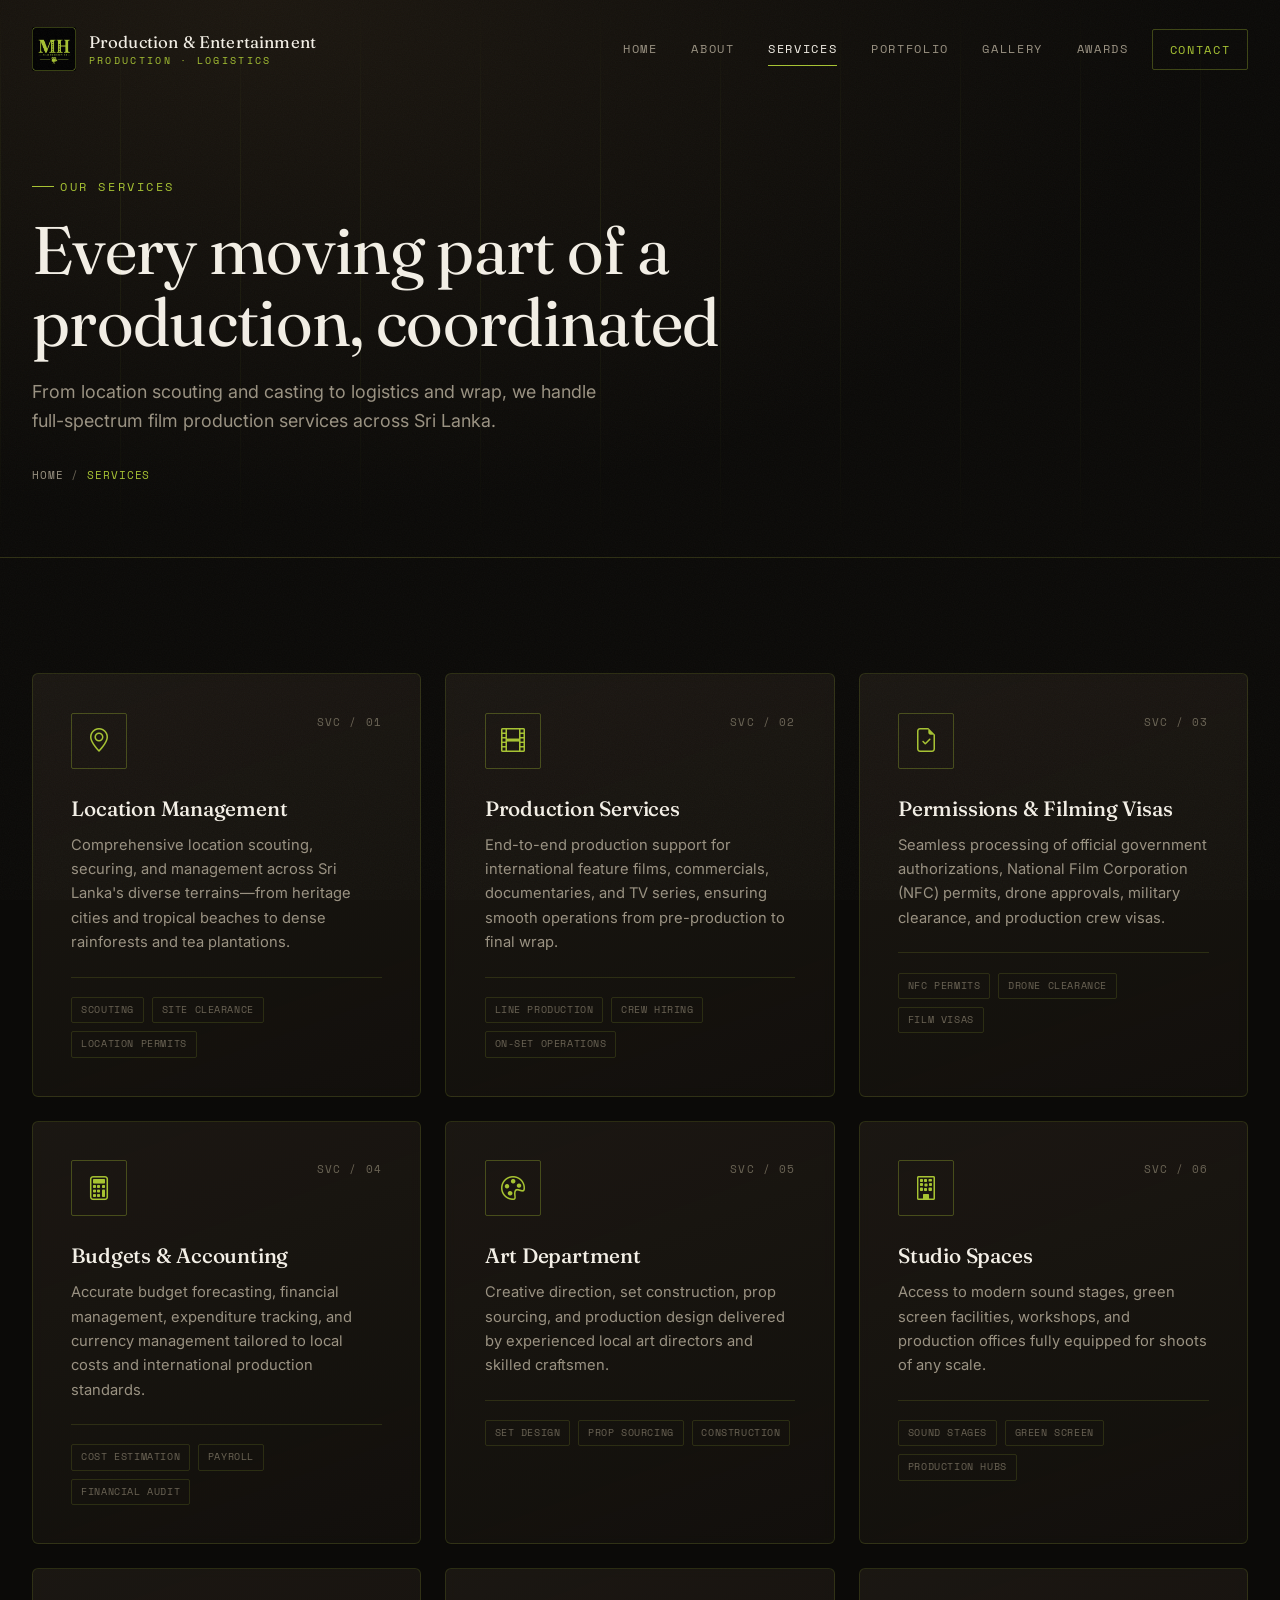
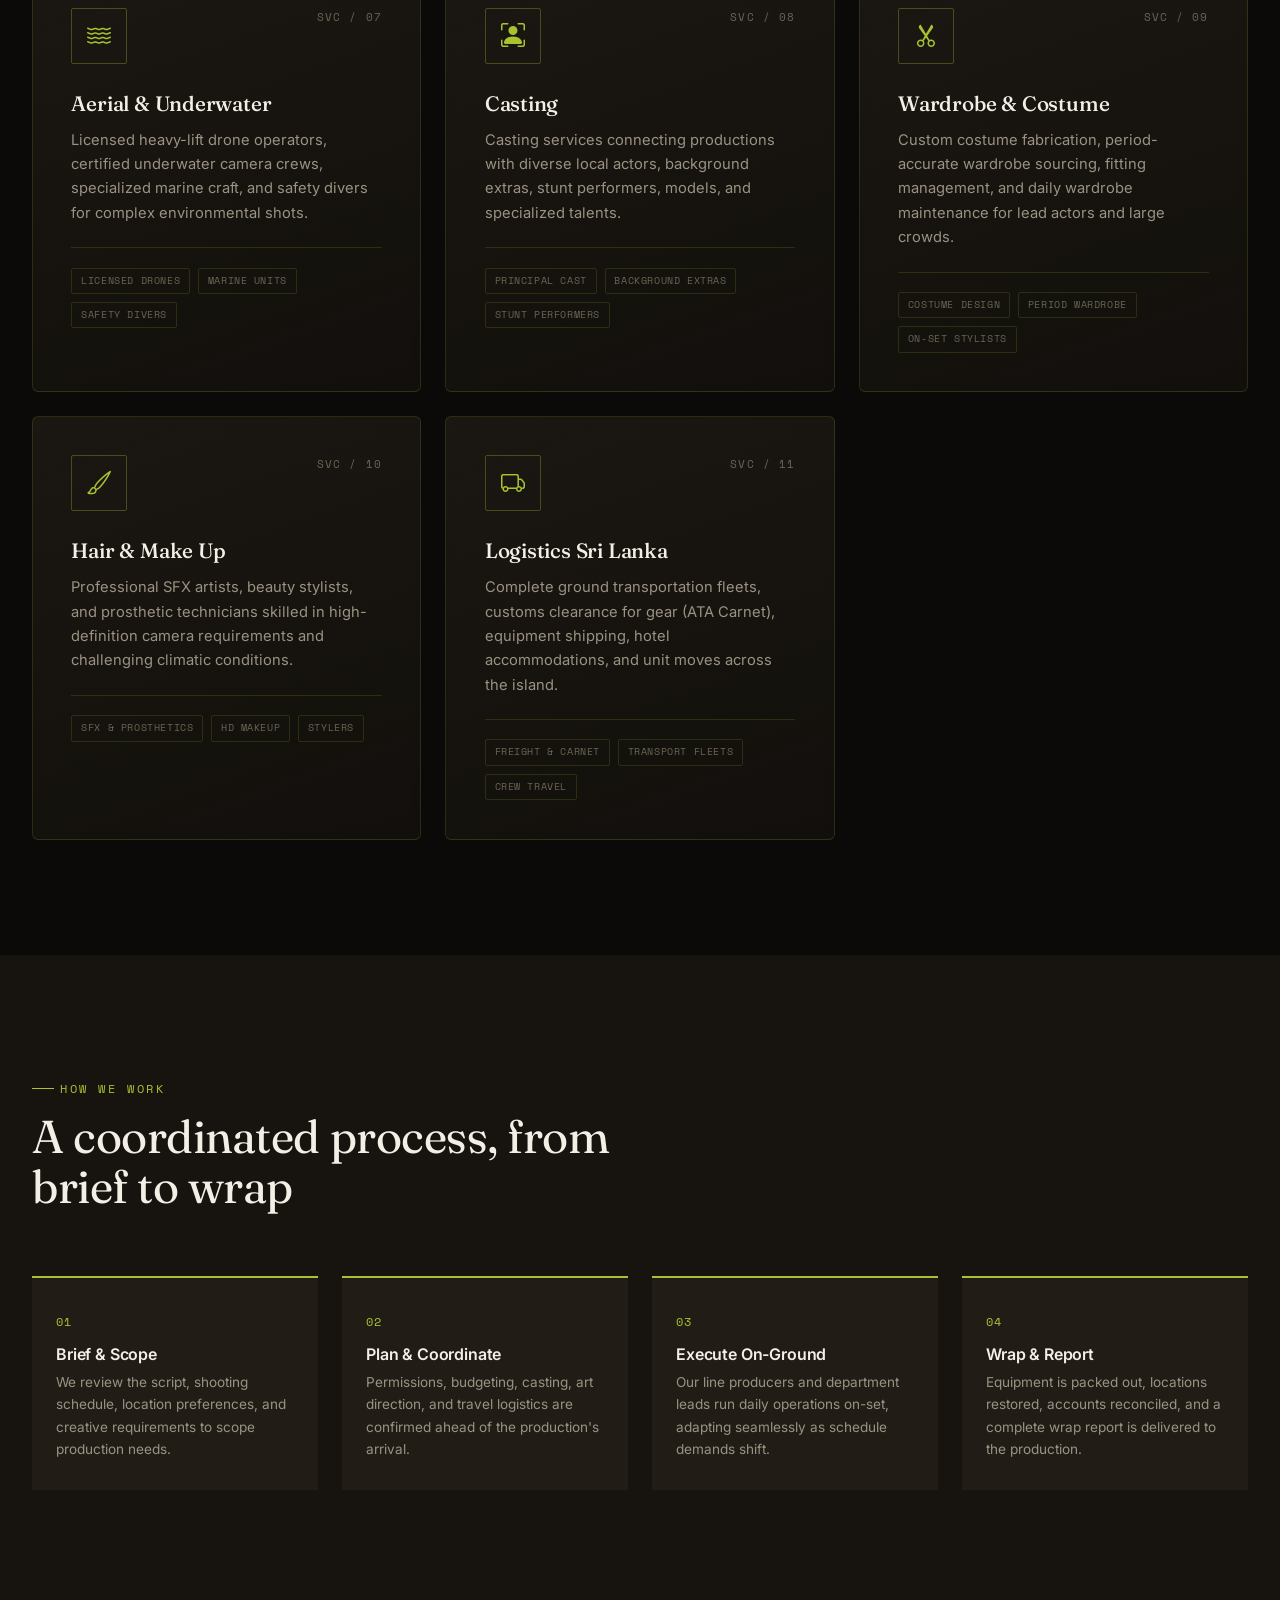
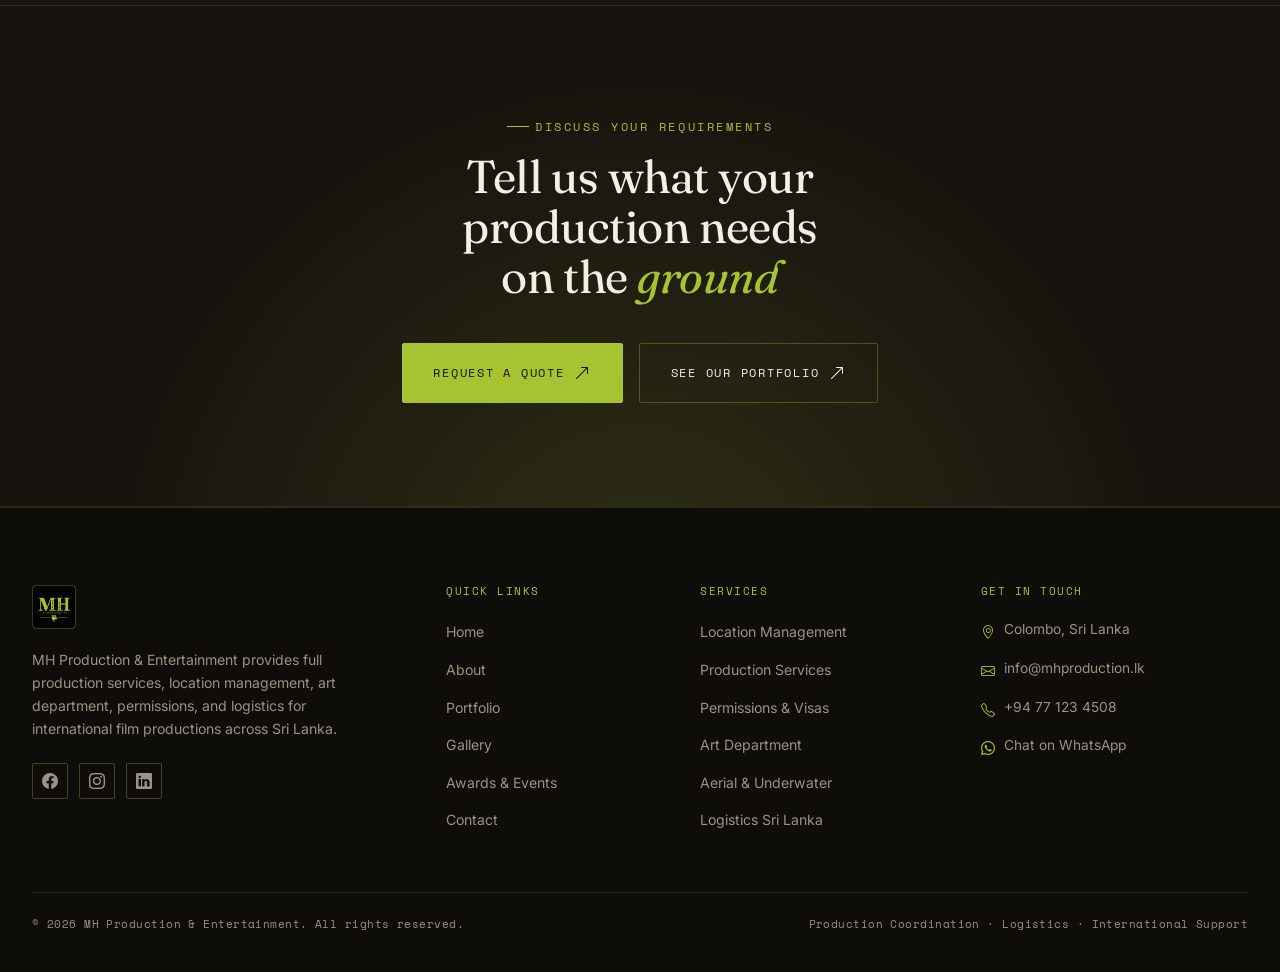
<file: services.html>
<!DOCTYPE html>
<html lang="en">
<head>
<meta charset="UTF-8">
<meta name="viewport" content="width=device-width, initial-scale=1.0">

<title>Services | MH Production &amp; Entertainment</title>
<meta name="description" content="Location management, production services, permissions, budgeting, art department, studio spaces, aerial and underwater filming, casting, wardrobe, hair & makeup, and logistics across Sri Lanka.">
<meta name="keywords" content="location management Sri Lanka, film production services, filming permits, art department, studio rental, aerial filming, underwater shoot, casting agency, wardrobe costume, hair makeup, film logistics">
<meta name="author" content="MH Production & Entertainment">
<meta name="robots" content="index, follow">
<link rel="canonical" href="https://mhproductions.lk/services.html">

<meta property="og:type" content="website">
<meta property="og:site_name" content="MH Production & Entertainment">
<meta property="og:title" content="Services | MH Production & Entertainment">
<meta property="og:description" content="Full-range film production services, location management, logistics, art department, permissions, and casting in Sri Lanka.">
<meta property="og:image" content="assets/images/brand/og-cover.svg">
<meta property="og:url" content="https://mhproductions.lk/services.html">
<meta name="twitter:card" content="summary_large_image">

<link rel="icon" type="image/svg+xml" href="assets/images/brand/favicon.svg?v=2">
<link rel="apple-touch-icon" href="assets/images/brand/favicon.svg?v=2">

<link rel="preconnect" href="https://fonts.googleapis.com">
<link rel="preconnect" href="https://fonts.gstatic.com" crossorigin>
<link href="https://fonts.googleapis.com/css2?family=Fraunces:ital,opsz,wght@0,9..144,300;0,9..144,400;0,9..144,500;0,9..144,600;1,9..144,400;1,9..144,500&family=Inter:wght@400;500;600;700&family=Space+Mono:wght@400;700&display=swap" rel="stylesheet">

<link href="https://cdn.jsdelivr.net/npm/bootstrap@5.3.3/dist/css/bootstrap.min.css" rel="stylesheet">
<link rel="stylesheet" href="https://cdn.jsdelivr.net/npm/bootstrap-icons@1.11.3/font/bootstrap-icons.css">
<link rel="stylesheet" href="assets/css/style.css">
</head>
<body>

<!-- ============================= NAVBAR ============================= -->
<header class="site-header">
  <nav class="navbar navbar-expand-lg navbar-dark fixed-top" id="mainNav">
    <div class="container">
      <a class="navbar-brand" href="index.html">
        <!-- <span class="brand-mark">MH</span> -->
         <img src="assets/images/brand/favicon.png" alt="MH Film Production logo" class="brand-mark">
        <span class="brand-wordmark">Production &amp; Entertainment<small>Production &middot; Logistics</small></span>
      </a>
      <button class="navbar-toggler" type="button" data-bs-toggle="collapse" data-bs-target="#navMain" aria-controls="navMain" aria-expanded="false" aria-label="Toggle navigation">
        <span class="toggler-bar"></span>
        <span class="toggler-bar"></span>
        <span class="toggler-bar"></span>
      </button>
      <div class="collapse navbar-collapse" id="navMain">
        <ul class="navbar-nav ms-auto">
          <li class="nav-item"><a class="nav-link" href="index.html">Home</a></li>
          <li class="nav-item"><a class="nav-link" href="about.html">About</a></li>
          <li class="nav-item"><a class="nav-link active" href="services.html">Services</a></li>
          <li class="nav-item"><a class="nav-link" href="portfolio.html">Portfolio</a></li>
          <li class="nav-item"><a class="nav-link" href="gallery.html">Gallery</a></li>
          <li class="nav-item"><a class="nav-link" href="awards.html">Awards</a></li>
          <li class="nav-item"><a class="nav-link btn-nav-contact" href="contact.html">Contact</a></li>
        </ul>
      </div>
    </div>
  </nav>
</header>

<main>

  <!-- ============================= PAGE HEADER ============================= -->
  <section class="page-header">
    <div class="container">
      <span class="manifest-tag">Our Services</span>
      <h1>Every moving part of a production, coordinated</h1>
      <p class="lead">From location scouting and casting to logistics and wrap, we handle full-spectrum film production services across Sri Lanka.</p>
      <div class="breadcrumb-manifest">
        <a href="index.html">Home</a> <span>/</span> <span class="current">Services</span>
      </div>
    </div>
  </section>

  <!-- ============================= SERVICE CARDS ============================= -->
  <section class="section section-void">
    <div class="container">
      <div class="row g-4">

        <div class="col-md-6 col-lg-4">
          <div class="service-detail-card glass-card reveal">
            <div class="top-row">
              <div class="icon"><i class="bi bi-geo-alt"></i></div>
              <span class="code">SVC / 01</span>
            </div>
            <h3>Location Management</h3>
            <p>Comprehensive location scouting, securing, and management across Sri Lanka's diverse terrains—from heritage cities and tropical beaches to dense rainforests and tea plantations.</p>
            <div class="tags"><span>Scouting</span><span>Site Clearance</span><span>Location Permits</span></div>
          </div>
        </div>

        <div class="col-md-6 col-lg-4">
          <div class="service-detail-card glass-card reveal reveal-delay-1">
            <div class="top-row">
              <div class="icon"><i class="bi bi-film"></i></div>
              <span class="code">SVC / 02</span>
            </div>
            <h3>Production Services</h3>
            <p>End-to-end production support for international feature films, commercials, documentaries, and TV series, ensuring smooth operations from pre-production to final wrap.</p>
            <div class="tags"><span>Line Production</span><span>Crew Hiring</span><span>On-Set Operations</span></div>
          </div>
        </div>

        <div class="col-md-6 col-lg-4">
          <div class="service-detail-card glass-card reveal reveal-delay-2">
            <div class="top-row">
              <div class="icon"><i class="bi bi-file-earmark-check"></i></div>
              <span class="code">SVC / 03</span>
            </div>
            <h3>Permissions &amp; Filming Visas</h3>
            <p>Seamless processing of official government authorizations, National Film Corporation (NFC) permits, drone approvals, military clearance, and production crew visas.</p>
            <div class="tags"><span>NFC Permits</span><span>Drone Clearance</span><span>Film Visas</span></div>
          </div>
        </div>

        <div class="col-md-6 col-lg-4">
          <div class="service-detail-card glass-card reveal">
            <div class="top-row">
              <div class="icon"><i class="bi bi-calculator"></i></div>
              <span class="code">SVC / 04</span>
            </div>
            <h3>Budgets &amp; Accounting</h3>
            <p>Accurate budget forecasting, financial management, expenditure tracking, and currency management tailored to local costs and international production standards.</p>
            <div class="tags"><span>Cost Estimation</span><span>Payroll</span><span>Financial Audit</span></div>
          </div>
        </div>

        <div class="col-md-6 col-lg-4">
          <div class="service-detail-card glass-card reveal reveal-delay-1">
            <div class="top-row">
              <div class="icon"><i class="bi bi-palette"></i></div>
              <span class="code">SVC / 05</span>
            </div>
            <h3>Art Department</h3>
            <p>Creative direction, set construction, prop sourcing, and production design delivered by experienced local art directors and skilled craftsmen.</p>
            <div class="tags"><span>Set Design</span><span>Prop Sourcing</span><span>Construction</span></div>
          </div>
        </div>

        <div class="col-md-6 col-lg-4">
          <div class="service-detail-card glass-card reveal reveal-delay-2">
            <div class="top-row">
              <div class="icon"><i class="bi bi-building"></i></div>
              <span class="code">SVC / 06</span>
            </div>
            <h3>Studio Spaces</h3>
            <p>Access to modern sound stages, green screen facilities, workshops, and production offices fully equipped for shoots of any scale.</p>
            <div class="tags"><span>Sound Stages</span><span>Green Screen</span><span>Production Hubs</span></div>
          </div>
        </div>

        <div class="col-md-6 col-lg-4">
          <div class="service-detail-card glass-card reveal">
            <div class="top-row">
              <div class="icon"><i class="bi bi-water"></i></div>
              <span class="code">SVC / 07</span>
            </div>
            <h3>Aerial &amp; Underwater</h3>
            <p>Licensed heavy-lift drone operators, certified underwater camera crews, specialized marine craft, and safety divers for complex environmental shots.</p>
            <div class="tags"><span>Licensed Drones</span><span>Marine Units</span><span>Safety Divers</span></div>
          </div>
        </div>

        <div class="col-md-6 col-lg-4">
          <div class="service-detail-card glass-card reveal reveal-delay-1">
            <div class="top-row">
              <div class="icon"><i class="bi bi-person-bounding-box"></i></div>
              <span class="code">SVC / 08</span>
            </div>
            <h3>Casting</h3>
            <p>Casting services connecting productions with diverse local actors, background extras, stunt performers, models, and specialized talents.</p>
            <div class="tags"><span>Principal Cast</span><span>Background Extras</span><span>Stunt Performers</span></div>
          </div>
        </div>

        <div class="col-md-6 col-lg-4">
          <div class="service-detail-card glass-card reveal reveal-delay-2">
            <div class="top-row">
              <div class="icon"><i class="bi bi-scissors"></i></div>
              <span class="code">SVC / 09</span>
            </div>
            <h3>Wardrobe &amp; Costume</h3>
            <p>Custom costume fabrication, period-accurate wardrobe sourcing, fitting management, and daily wardrobe maintenance for lead actors and large crowds.</p>
            <div class="tags"><span>Costume Design</span><span>Period Wardrobe</span><span>On-Set Stylists</span></div>
          </div>
        </div>

        <div class="col-md-6 col-lg-4">
          <div class="service-detail-card glass-card reveal">
            <div class="top-row">
              <div class="icon"><i class="bi bi-brush"></i></div>
              <span class="code">SVC / 10</span>
            </div>
            <h3>Hair &amp; Make Up</h3>
            <p>Professional SFX artists, beauty stylists, and prosthetic technicians skilled in high-definition camera requirements and challenging climatic conditions.</p>
            <div class="tags"><span>SFX &amp; Prosthetics</span><span>HD Makeup</span><span>Stylers</span></div>
          </div>
        </div>

        <div class="col-md-6 col-lg-4">
          <div class="service-detail-card glass-card reveal reveal-delay-1">
            <div class="top-row">
              <div class="icon"><i class="bi bi-truck"></i></div>
              <span class="code">SVC / 11</span>
            </div>
            <h3>Logistics Sri Lanka</h3>
            <p>Complete ground transportation fleets, customs clearance for gear (ATA Carnet), equipment shipping, hotel accommodations, and unit moves across the island.</p>
            <div class="tags"><span>Freight &amp; Carnet</span><span>Transport Fleets</span><span>Crew Travel</span></div>
          </div>
        </div>

      </div>
    </div>
  </section>

  <!-- ============================= PROCESS ============================= -->
  <section class="section section-charcoal">
    <div class="container">
      <div class="section-head reveal">
        <span class="manifest-tag">How We Work</span>
        <h2>A coordinated process, from brief to wrap</h2>
      </div>
      <div class="process-strip reveal reveal-delay-1">
        <div class="process-step">
          <span class="step-num">01</span>
          <h4>Brief &amp; Scope</h4>
          <p>We review the script, shooting schedule, location preferences, and creative requirements to scope production needs.</p>
        </div>
        <div class="process-step">
          <span class="step-num">02</span>
          <h4>Plan &amp; Coordinate</h4>
          <p>Permissions, budgeting, casting, art direction, and travel logistics are confirmed ahead of the production's arrival.</p>
        </div>
        <div class="process-step">
          <span class="step-num">03</span>
          <h4>Execute On-Ground</h4>
          <p>Our line producers and department leads run daily operations on-set, adapting seamlessly as schedule demands shift.</p>
        </div>
        <div class="process-step">
          <span class="step-num">04</span>
          <h4>Wrap &amp; Report</h4>
          <p>Equipment is packed out, locations restored, accounts reconciled, and a complete wrap report is delivered to the production.</p>
        </div>
      </div>
    </div>
  </section>

  <!-- ============================= CTA ============================= -->
  <section class="cta-band">
    <div class="container">
      <span class="manifest-tag" style="justify-content:center">Discuss Your Requirements</span>
      <h2 class="mt-3">Tell us what your production needs<br>on the <em class="serif-italic">ground</em></h2>
      <div class="hero-actions">
        <a href="contact.html" class="btn-mh btn-mh-gold">Request a Quote <i class="bi bi-arrow-up-right"></i></a>
        <a href="portfolio.html" class="btn-mh btn-mh-ghost">See Our Portfolio <i class="bi bi-arrow-up-right"></i></a>
      </div>
    </div>
  </section>

</main>

<!-- ============================= FOOTER ============================= -->
<footer class="site-footer">
  <div class="container">
    <div class="footer-grid">
      <div class="footer-brand">
        <!-- <div class="brand-mark">MH</div> -->
        <img src="assets/images/brand/favicon.png" alt="MH Film Production logo" class="brand-mark">
        <p>MH Production &amp; Entertainment provides full production services, location management, art department, permissions, and logistics for international film productions across Sri Lanka.</p>
        <div class="footer-social">
          <a href="#" aria-label="Facebook"><i class="bi bi-facebook"></i></a>
          <a href="#" aria-label="Instagram"><i class="bi bi-instagram"></i></a>
          <a href="#" aria-label="LinkedIn"><i class="bi bi-linkedin"></i></a>
        </div>
      </div>
      <div class="footer-links">
        <h6>Quick Links</h6>
        <ul>
          <li><a href="index.html">Home</a></li>
          <li><a href="about.html">About</a></li>
          <li><a href="portfolio.html">Portfolio</a></li>
          <li><a href="gallery.html">Gallery</a></li>
          <li><a href="awards.html">Awards &amp; Events</a></li>
          <li><a href="contact.html">Contact</a></li>
        </ul>
      </div>
      <div class="footer-services">
        <h6>Services</h6>
        <ul>
          <li><a href="services.html">Location Management</a></li>
          <li><a href="services.html">Production Services</a></li>
          <li><a href="services.html">Permissions &amp; Visas</a></li>
          <li><a href="services.html">Art Department</a></li>
          <li><a href="services.html">Aerial &amp; Underwater</a></li>
          <li><a href="services.html">Logistics Sri Lanka</a></li>
        </ul>
      </div>
      <div class="footer-contact">
        <h6>Get in Touch</h6>
        <ul>
          <li><i class="bi bi-geo-alt"></i> Colombo, Sri Lanka</li>
          <li><i class="bi bi-envelope"></i> info@mhproduction.lk</li>
          <li><i class="bi bi-telephone"></i> <a href="tel:+94 77 123 4508">+94 77 123 4508</a></li>
          <li><i class="bi bi-whatsapp"></i> <a href="https://wa.me/94771234508" target="_blank" rel="noopener">Chat on WhatsApp</a></li>
        </ul>
      </div>
    </div>
    <div class="footer-bottom">
      <p>&copy; <span id="year"></span> MH Production &amp; Entertainment. All rights reserved.</p>
      <p class="footer-tagline">Production Coordination &middot; Logistics &middot; International Support</p>
    </div>
  </div>
</footer>

<button id="backToTop" class="back-to-top" aria-label="Back to top"><i class="bi bi-arrow-up"></i></button>

<script src="https://cdn.jsdelivr.net/npm/bootstrap@5.3.3/dist/js/bootstrap.bundle.min.js"></script>
<script src="assets/js/script.js"></script>
</body>
</html>
</file>
<file: assets/css/style.css>
/* ==========================================================================
   MH PRODUCTION & ENTERTAINMENT
   Unified Production Manifest Stylesheet
   Dark luxury cinema theme built around film logistics UI.
   ========================================================================== */


/* ==========================================================================
   01. DESIGN TOKENS
   ========================================================================== */

:root {
  /* ------------------------------------------------------------------------
     Colors
     ------------------------------------------------------------------------ */

  --void:           #0B0A08; /* Primary background — warm near-black */
  --void-soft:      #0F0D0A;
  --charcoal:       #17140F; /* Alternate section background */
  --charcoal-2:     #211C16; /* Card / glass base */
  --charcoal-3:     #2A241C; /* Raised surfaces / hover */

  --line:           rgba(167, 195, 50, 0.16);
  --line-strong:    rgba(167, 195, 50, 0.32);

  --accent:         #A7C332; /* Primary brand lime green */
  --accent-bright:  #C6D87A; /* Hover / highlight */
  --accent-dim:     #5F7422; /* Muted accent */
  --accent-ink:     #14150C; /* Dark text on accent */

  /* Legacy aliases — keep for backwards compatibility */
  --gold:           var(--accent);
  --gold-bright:    var(--accent-bright);
  --gold-dim:       var(--accent-dim);
  --gold-ink:       var(--accent-ink);

  --ivory:          #F3EFE6; /* Primary text */
  --stone:          #9A9282; /* Secondary text */
  --stone-dim:      #6B6455; /* Tertiary text / captions */


  /* ------------------------------------------------------------------------
     Typography
     ------------------------------------------------------------------------ */

  --font-display:   'Fraunces', 'Georgia', serif;
  --font-body:      'Inter', -apple-system, 'Segoe UI', sans-serif;
  --font-mono:      'Space Mono', 'Courier New', monospace;


  /* ------------------------------------------------------------------------
     Type Scale
     ------------------------------------------------------------------------ */

  --fs-hero:        clamp(3rem, 8vw, 7.5rem);
  --fs-h1:          clamp(2.4rem, 5vw, 4.2rem);
  --fs-h2:          clamp(2rem, 3.6vw, 3.1rem);
  --fs-h3:          clamp(1.4rem, 2.2vw, 1.9rem);
  --fs-lead:        clamp(1.05rem, 1.4vw, 1.3rem);


  /* ------------------------------------------------------------------------
     Spacing & Geometry
     ------------------------------------------------------------------------ */

  --gutter:         1.75rem;
  --section-y:      clamp(5rem, 9vw, 8.5rem);

  --radius:         2px; /* Near-square ledger design */
  --radius-lg:      6px;


  /* ------------------------------------------------------------------------
     Motion
     ------------------------------------------------------------------------ */

  --ease:            cubic-bezier(.22, .61, .36, 1);
  --fast:            0.25s;
  --slow:            0.7s;
}


/* ==========================================================================
   02. RESET & BASE
   ========================================================================== */

*,
*::before,
*::after {
  box-sizing: border-box;
}

html {
  min-height: 100%;
  scroll-behavior: smooth;
}

body {
  min-height: 100vh;
  margin: 0;

  background: var(--void);
  color: var(--ivory);

  font-family: var(--font-body);
  font-size: 16px;
  font-weight: 400;
  line-height: 1.65;

  -webkit-font-smoothing: antialiased;

  overflow-x: hidden;
}

img {
  display: block;
  max-width: 100%;
}

a {
  color: inherit;
  text-decoration: none;
  transition: color var(--fast) var(--ease);
}

ul {
  margin: 0;
  padding: 0;
  list-style: none;
}

button {
  font-family: inherit;
  cursor: pointer;
}

::selection {
  background: var(--accent);
  color: var(--accent-ink);
}


/* --------------------------------------------------------------------------
   Cinematic Film Grain Overlay
   -------------------------------------------------------------------------- */

body::before {
  content: "";

  position: fixed;
  inset: 0;
  z-index: 2000;

  pointer-events: none;

  opacity: 0.035;

  background-image: url("data:image/svg+xml,%3Csvg xmlns='http://www.w3.org/2000/svg' width='120' height='120'%3E%3Cfilter id='n'%3E%3CfeTurbulence type='fractalNoise' baseFrequency='0.85' numOctaves='2' stitchTiles='stitch'/%3E%3C/filter%3E%3Crect width='100%25' height='100%25' filter='url(%23n)'/%3E%3C/svg%3E");
}



/* ==========================================================================
   03. TYPOGRAPHY
   ========================================================================== */

h1,
h2,
h3,
h4 {
  margin: 0;

  color: var(--ivory);

  font-family: var(--font-display);
  font-weight: 500;
  line-height: 1.08;
  letter-spacing: -0.01em;
}

h1 {
  font-size: var(--fs-h1);
  font-weight: 400;
}

h2 {
  font-size: var(--fs-h2);
  font-weight: 400;
}

h3 {
  font-size: var(--fs-h3);
  font-weight: 500;
}

p {
  margin: 0 0 1rem;
  color: var(--stone);
}

p:last-child {
  margin-bottom: 0;
}

.lead {
  color: var(--stone);

  font-size: var(--fs-lead);
  font-weight: 400;
  line-height: 1.6;
}

em {
  color: var(--accent);
  font-style: italic;
}

.serif-italic {
  font-family: var(--font-display);
  font-style: italic;
  font-weight: 400;
}

.manifest-tag {
  display: inline-flex;
  align-items: center;
  gap: 0.55em;

  color: var(--accent);

  font-family: var(--font-mono);
  font-size: 0.72rem;
  letter-spacing: 0.22em;
  text-transform: uppercase;
}

.manifest-tag::before {
  content: "";

  display: inline-block;

  width: 22px;
  height: 1px;

  background: var(--accent);
}

.text-stone {
  color: var(--stone) !important;
}

.text-gold,
.text-accent {
  color: var(--accent) !important;
}


/* ==========================================================================
   04. LAYOUT HELPERS
   ========================================================================== */

.section {
  position: relative;
  padding: var(--section-y) 0;
}

.section-charcoal {
  background: var(--charcoal);
}

.section-void {
  background: var(--void);
}

.section-head {
  max-width: 640px;
  margin-bottom: clamp(2.5rem, 5vw, 4rem);
}

.section-head.center {
  margin-right: auto;
  margin-left: auto;

  text-align: center;
}

.section-head h2 {
  margin-top: 0.9rem;
}

.hairline {
  width: 100%;
  height: 1px;

  margin: 0;

  border: 0;
  background: var(--line);
}

.container {
  max-width: 1240px;
}


/* ==========================================================================
   05. BUTTONS
   ========================================================================== */

.btn-mh,
.btn {
  display: inline-flex;
  align-items: center;
  gap: 0.6rem;

  padding: 1rem 1.9rem;

  border: 1px solid transparent;
  border-radius: var(--radius);

  font-family: var(--font-mono);
  font-size: 0.78rem;
  letter-spacing: 0.14em;
  text-transform: uppercase;

  white-space: nowrap;

  transition: all var(--fast) var(--ease);
}

.btn-mh-gold,
.btn-primary {
  background: var(--accent);
  color: var(--accent-ink);
  border-color: var(--accent);
}

.btn-mh-gold:hover,
.btn-primary:hover {
  background: var(--accent-bright);
  color: var(--accent-ink);
  border-color: var(--accent-bright);

  transform: translateY(-2px);
}

.btn-mh-ghost,
.btn-secondary {
  background: transparent;
  color: var(--ivory);
  border-color: var(--line-strong);
}

.btn-mh-ghost:hover,
.btn-secondary:hover {
  color: var(--accent);
  border-color: var(--accent);

  transform: translateY(-2px);
}

.btn-mh i,
.btn i {
  font-size: 1rem;
}


/* ==========================================================================
   06. NAVBAR & TOPBAR
   ========================================================================== */

#mainNav {
  padding: 1.4rem 0;

  background: transparent;

  border-bottom: 1px solid transparent;

  transition: all var(--fast) var(--ease);
}

#mainNav.is-scrolled {
  padding: 0.9rem 0;

  background: rgba(11, 10, 8, 0.86);

  border-bottom: 1px solid var(--line);

  backdrop-filter: blur(14px);
  -webkit-backdrop-filter: blur(14px);
}

.navbar-brand,
.brand {
  display: flex;
  align-items: center;
  gap: 0.8rem;
}

.navbar-brand .brand-mark,
.brand-mark {
  display: flex;
  align-items: center;
  justify-content: center;
  flex-shrink: 0;

  width: 44px;
  height: 44px;

  background: var(--accent);
  color: var(--accent-ink);

  border-radius: var(--radius);

  font-family: var(--font-display);
  font-size: 1.4rem;
  font-weight: 600;

  object-fit: cover;
}

.navbar-brand .brand-wordmark,
.brand-name {
  display: flex;
  flex-direction: column;

  color: var(--ivory);

  font-family: var(--font-display);
  font-size: 1.05rem;

  line-height: 1.1;
  letter-spacing: 0.01em;
}

.navbar-brand .brand-wordmark small,
.brand-name small {
  margin-top: 0.2rem;

  color: var(--accent);

  font-family: var(--font-mono);
  font-size: 0.6rem;
  letter-spacing: 0.24em;
  text-transform: uppercase;
}

.navbar-nav .nav-link {
  position: relative;

  padding: 0.6rem 1.05rem !important;

  color: var(--stone);

  font-family: var(--font-mono);
  font-size: 0.74rem;
  letter-spacing: 0.14em;
  text-transform: uppercase;
}

.navbar-nav .nav-link:hover,
.navbar-nav .nav-link.active {
  color: var(--ivory);
}

.navbar-nav .nav-link.active::after {
  content: "";

  position: absolute;
  right: 1.05rem;
  bottom: 0.1rem;
  left: 1.05rem;

  height: 1px;

  background: var(--accent);
}

.navbar-nav .nav-link.btn-nav-contact {
  margin-left: 0.4rem;

  color: var(--accent);

  border: 1px solid var(--line-strong);
  border-radius: var(--radius);
}

.navbar-nav .nav-link.btn-nav-contact:hover {
  background: var(--accent);
  color: var(--accent-ink);

  border-color: var(--accent);
}

.navbar-toggler {
  padding: 0.5rem 0.6rem;

  background: transparent;

  border: 1px solid var(--line-strong);
  border-radius: var(--radius);
}

.navbar-toggler:focus {
  box-shadow: none;
}

.toggler-bar {
  display: block;

  width: 20px;
  height: 1px;

  margin: 4px 0;

  background: var(--accent);
}

.topbar {
  position: relative;
  z-index: 5;

  display: flex;
  align-items: center;
  justify-content: space-between;

  width: 100%;

  padding: 1.5rem clamp(1.25rem, 5vw, 4rem);

  border-bottom: 1px solid var(--line);
}

.status {
  color: var(--stone);

  font-family: var(--font-mono);
  font-size: 0.65rem;
  letter-spacing: 0.15em;
  text-transform: uppercase;
}

.status::before {
  content: "";

  display: inline-block;

  width: 6px;
  height: 6px;

  margin-right: 0.6rem;

  background: var(--accent);

  border-radius: 50%;

  box-shadow: 0 0 12px rgba(167, 195, 50, 0.6);
}


/* ==========================================================================
   07. HERO
   ========================================================================== */

.hero {
  position: relative;

  display: flex;
  align-items: flex-end;

  min-height: 100vh;

  overflow: hidden;

  background:
    radial-gradient(
      ellipse at 30% 0%,
      #1c1710 0%,
      var(--void) 62%
    );
}

.hero-media {
  position: absolute;
  inset: 0;
  z-index: 0;
}

.hero-media video,
.hero-media .hero-fallback {
  position: absolute;
  inset: 0;

  width: 100%;
  height: 100%;

  object-fit: cover;
}


/* ==========================================================================
   PROTECTED BRAND TITLE
   --------------------------------------------------------------------------
   IMPORTANT:
   Keep this rule.
   The MH Production & Entertainment brand title MUST remain on one
   single horizontal line across all screen sizes.
   ========================================================================== */

.hero h1.protected-brand-title,
.protected-brand-title {
  max-width: 100% !important;

  font-size: clamp(1.05rem, 5.2vw, 4.8rem) !important;
  line-height: 1.1;

  white-space: nowrap !important;
}

.protected-brand-title * {
  display: inline !important;

  white-space: nowrap !important;
}


/* --------------------------------------------------------------------------
   Hero Fallback
   -------------------------------------------------------------------------- */

.hero-media .hero-fallback {
  background:
    linear-gradient(
      180deg,
      rgba(11, 10, 8, 0.35) 0%,
      rgba(11, 10, 8, 0.55) 55%,
      var(--void) 100%
    ),
    repeating-linear-gradient(
      115deg,
      #17140f 0 2px,
      #1c170f 2px 4px
    ),
    linear-gradient(
      120deg,
      #1a1610,
      #0b0a08 70%
    );
}

.hero::after {
  content: "";

  position: absolute;
  inset: 0;
  z-index: 1;

  background:
    linear-gradient(
      180deg,
      rgba(11, 10, 8, 0.2) 0%,
      rgba(11, 10, 8, 0.35) 40%,
      var(--void) 100%
    );
}

.hero-inner {
  position: relative;
  z-index: 2;

  width: 100%;

  padding-top: 9rem;
  padding-bottom: clamp(3rem, 7vw, 6rem);
}

.hero-manifest {
  display: flex;
  flex-wrap: wrap;
  gap: 0 2rem;

  margin-bottom: 2.2rem;
  padding: 0.85rem 0;

  border-top: 1px solid var(--line-strong);
  border-bottom: 1px solid var(--line-strong);

  color: var(--accent);

  font-family: var(--font-mono);
  font-size: 0.74rem;
  letter-spacing: 0.18em;
  text-transform: uppercase;
}

.hero-manifest span {
  color: var(--stone);
}

.hero-manifest strong {
  color: var(--ivory);
  font-weight: 500;
}

.hero h1 {
  max-width: none;

  color: var(--ivory);

  font-size: var(--fs-hero);
  font-weight: 400;
}

.hero .lead {
  max-width: 46ch;

  margin-top: 1.6rem;

  font-size: clamp(1.05rem, 1.6vw, 1.25rem);
}

.hero-desc {
  max-width: 56ch;

  margin-top: 1rem;

  color: var(--stone);
}

.hero-actions {
  display: flex;
  flex-wrap: wrap;
  gap: 1rem;

  margin-top: 2.6rem;
}

.hero-scroll {
  position: absolute;
  right: clamp(1.5rem, 4vw, 4rem);
  bottom: 2.5rem;
  z-index: 2;

  display: flex;
  align-items: center;
  gap: 0.8rem;

  color: var(--stone);

  font-family: var(--font-mono);
  font-size: 0.68rem;
  letter-spacing: 0.2em;
  text-transform: uppercase;

  writing-mode: vertical-rl;
}

.hero-scroll .line {
  width: 1px;
  height: 60px;

  background: linear-gradient(
    var(--accent),
    transparent
  );
}


/* ==========================================================================
   08. GLASS CARDS
   ========================================================================== */

.glass-card {
  background:
    linear-gradient(
      160deg,
      rgba(33, 28, 22, 0.75),
      rgba(23, 20, 15, 0.6)
    );

  border: 1px solid var(--line);
  border-radius: var(--radius-lg);

  backdrop-filter: blur(6px);
  -webkit-backdrop-filter: blur(6px);

  transition:
    border-color var(--fast) var(--ease),
    transform var(--fast) var(--ease);
}

.glass-card:hover {
  border-color: var(--line-strong);

  transform: translateY(-4px);
}


/* ==========================================================================
   09. HOME SECTIONS
   ========================================================================== */

/* --------------------------------------------------------------------------
   Intro
   -------------------------------------------------------------------------- */

.intro-grid {
  display: grid;
  grid-template-columns: 0.9fr 1.4fr;
  gap: clamp(2rem, 6vw, 5rem);

  align-items: start;
}

.intro-grid .intro-quote {
  color: var(--ivory);

  font-family: var(--font-display);
  font-size: clamp(1.5rem, 2.4vw, 2.1rem);
  font-style: italic;
  line-height: 1.35;
}

.intro-stats-inline {
  display: flex;
  gap: 2.5rem;

  margin-top: 2rem;
  padding-top: 1.6rem;

  border-top: 1px solid var(--line);
}

.intro-stats-inline .num {
  display: block;

  color: var(--accent);

  font-family: var(--font-display);
  font-size: 1.8rem;
}

.intro-stats-inline .label {
  color: var(--stone-dim);

  font-family: var(--font-mono);
  font-size: 0.65rem;
  letter-spacing: 0.12em;
  text-transform: uppercase;
}


/* --------------------------------------------------------------------------
   Services Preview
   -------------------------------------------------------------------------- */

.service-card {
  height: 100%;
  padding: 2.3rem 2rem;
}

.service-card .icon {
  display: flex;
  align-items: center;
  justify-content: center;

  width: 52px;
  height: 52px;

  margin-bottom: 1.6rem;

  color: var(--accent);

  border: 1px solid var(--line-strong);
  border-radius: var(--radius);

  font-size: 1.4rem;
}

.service-card .index {
  display: block;

  margin-bottom: 0.9rem;

  color: var(--stone-dim);

  font-family: var(--font-mono);
  font-size: 0.7rem;
  letter-spacing: 0.1em;
}

.service-card h3 {
  margin-bottom: 0.7rem;

  font-size: 1.25rem;
}

.service-card p {
  margin-bottom: 0;

  font-size: 0.93rem;
}


/* --------------------------------------------------------------------------
   Stats & Counters
   -------------------------------------------------------------------------- */

.stats-strip {
  border-top: 1px solid var(--line);
  border-bottom: 1px solid var(--line);
}

.stat-block {
  padding: clamp(2.2rem, 4vw, 3.2rem) 1rem;

  text-align: center;

  border-left: 1px solid var(--line);
}

.stat-block:first-child {
  border-left: 0;
}

.stat-num {
  display: flex;
  align-items: baseline;
  justify-content: center;
  gap: 0.15rem;

  color: var(--accent);

  font-family: var(--font-display);
  font-size: clamp(2.6rem, 5vw, 4rem);

  line-height: 1;
}

.stat-label {
  margin-top: 0.9rem;

  color: var(--stone);

  font-family: var(--font-mono);
  font-size: 0.68rem;
  letter-spacing: 0.14em;
  text-transform: uppercase;
}


/* --------------------------------------------------------------------------
   Featured Productions / Industries
   -------------------------------------------------------------------------- */

.industry-card {
  position: relative;

  display: flex;
  align-items: flex-end;

  height: 420px;

  overflow: hidden;

  border: 1px solid var(--line);
  border-radius: var(--radius-lg);
}

.industry-card .backdrop {
  position: absolute;
  inset: 0;

  transition: transform var(--slow) var(--ease);
}

.industry-card:hover .backdrop {
  transform: scale(1.06);
}

.industry-card.bollywood .backdrop {
  background:
    linear-gradient(
      155deg,
      #241a10,
      #0b0a08 75%
    );
}

.industry-card.hollywood .backdrop {
  background:
    linear-gradient(
      155deg,
      #1a1a1c,
      #0b0a08 75%
    );
}

.industry-card.arabic .backdrop {
  background:
    linear-gradient(
      155deg,
      #221708,
      #0b0a08 75%
    );
}

.industry-card::after {
  content: "";

  position: absolute;
  inset: 0;

  background:
    linear-gradient(
      0deg,
      rgba(11, 10, 8, 0.92) 5%,
      rgba(11, 10, 8, 0.15) 65%
    );
}

.industry-card .content {
  position: relative;
  z-index: 2;

  padding: 2rem;
}

.industry-card .manifest-tag {
  margin-bottom: 0.8rem;
}

.industry-card h3 {
  margin-bottom: 0.5rem;

  font-size: 1.7rem;
}

.industry-card .count {
  color: var(--stone);

  font-family: var(--font-mono);
  font-size: 0.75rem;
  letter-spacing: 0.08em;
}


/* --------------------------------------------------------------------------
   CTA Band
   -------------------------------------------------------------------------- */

.cta-band {
  position: relative;

  padding: clamp(4rem, 8vw, 7rem) 0;

  overflow: hidden;

  text-align: center;

  background: var(--charcoal);

  border-top: 1px solid var(--line);
  border-bottom: 1px solid var(--line);
}

.cta-band::before {
  content: "";

  position: absolute;
  inset: 0;

  background:
    radial-gradient(
      circle at 50% 120%,
      rgba(167, 195, 50, 0.16),
      transparent 60%
    );
}

.cta-band h2 {
  position: relative;

  max-width: 16ch;

  margin: 0 auto;
}

.cta-band .lead {
  position: relative;

  max-width: 44ch;

  margin: 1.3rem auto 2.4rem;
}

.cta-band .hero-actions {
  position: relative;

  justify-content: center;
}


/* ==========================================================================
   10. MANIFEST CARD / PORTFOLIO
   ========================================================================== */

.manifest-card {
  display: flex;
  flex-direction: column;

  height: 100%;

  overflow: hidden;

  background: var(--charcoal-2);

  border: 1px solid var(--line);
  border-radius: var(--radius-lg);

  transition:
    transform var(--fast) var(--ease),
    border-color var(--fast) var(--ease);
}

.manifest-card:hover {
  border-color: var(--line-strong);

  transform: translateY(-6px);
}

.manifest-card .poster {
  position: relative;

  display: flex;
  align-items: center;
  justify-content: center;

  aspect-ratio: 2 / 3;

  overflow: hidden;

  background:
    repeating-linear-gradient(
      135deg,
      rgba(167, 195, 50, 0.05) 0 2px,
      transparent 2px 14px
    ),
    linear-gradient(
      160deg,
      var(--charcoal-3),
      var(--void-soft)
    );
}

.manifest-card .poster i {
  color: var(--line-strong);

  font-size: 2.4rem;
}

.manifest-card .poster .stamp {
  position: absolute;
  top: 0.9rem;
  right: 0.9rem;

  padding: 0.25rem 0.5rem;

  color: var(--accent);

  background: rgba(11, 10, 8, 0.55);

  border: 1px solid var(--line-strong);
  border-radius: var(--radius);

  font-family: var(--font-mono);
  font-size: 0.62rem;
  letter-spacing: 0.1em;
  text-transform: uppercase;
}

.manifest-card .route {
  display: flex;
  justify-content: space-between;

  padding: 0.6rem 0.9rem;

  background: var(--void-soft);

  border-top: 1px dashed var(--line-strong);

  color: var(--stone-dim);

  font-family: var(--font-mono);
  font-size: 0.66rem;
  letter-spacing: 0.1em;
}

.manifest-card .route .dest {
  color: var(--accent);
}

.manifest-card .info {
  display: flex;
  flex: 1;
  flex-direction: column;

  padding: 1.1rem 1.1rem 1.3rem;
}

.manifest-card .info h4 {
  margin-bottom: 0.5rem;

  color: var(--ivory);

  font-family: var(--font-display);
  font-size: 1.08rem;
  font-weight: 500;

  line-height: 1.25;
}

.manifest-card .info .role {
  margin-top: auto;
  padding-top: 0.7rem;

  color: var(--stone);

  font-family: var(--font-mono);
  font-size: 0.68rem;
  letter-spacing: 0.06em;
}


/* --------------------------------------------------------------------------
   Portfolio Filter Bar
   -------------------------------------------------------------------------- */

.filter-bar {
  display: flex;
  flex-wrap: wrap;
  gap: 0.7rem;

  margin-bottom: 3rem;
}

.filter-btn {
  padding: 0.65rem 1.2rem;

  background: transparent;

  border: 1px solid var(--line-strong);
  border-radius: var(--radius);

  color: var(--stone);

  font-family: var(--font-mono);
  font-size: 0.72rem;
  letter-spacing: 0.1em;
  text-transform: uppercase;

  transition: all var(--fast) var(--ease);
}

.filter-btn:hover {
  color: var(--ivory);
  border-color: var(--accent);
}

.filter-btn.active {
  background: var(--accent);
  color: var(--accent-ink);

  border-color: var(--accent);
}

.portfolio-section-title {
  display: flex;
  align-items: center;
  gap: 1.2rem;

  margin: 4rem 0 2rem;
}

.portfolio-section-title:first-of-type {
  margin-top: 0;
}

.portfolio-section-title h3 {
  font-size: 1.6rem;

  white-space: nowrap;
}

.portfolio-section-title .rule {
  width: 100%;
  height: 1px;

  background: var(--line);
}

.portfolio-section-title .count {
  color: var(--stone-dim);

  font-family: var(--font-mono);
  font-size: 0.7rem;

  white-space: nowrap;
}


/* ==========================================================================
   11. PAGE HEADER
   ========================================================================== */

.page-header {
  position: relative;

  padding: 10.5rem 0 4.5rem;

  overflow: hidden;

  background:
    radial-gradient(
      ellipse at 20% 0%,
      #1c1710 0%,
      var(--void) 65%
    );

  border-bottom: 1px solid var(--line);
}

.page-header::before {
  content: "";

  position: absolute;
  inset: 0;

  opacity: 0.5;

  background-image:
    repeating-linear-gradient(
      90deg,
      var(--line) 0 1px,
      transparent 1px 120px
    );

  mask-image:
    linear-gradient(
      180deg,
      transparent,
      #000 40%,
      transparent
    );
}

.page-header .manifest-tag {
  margin-bottom: 1.1rem;
}

.page-header h1 {
  max-width: 18ch;

  font-size: clamp(2.4rem, 5.5vw, 4.2rem);
}

.page-header .lead {
  max-width: 54ch;

  margin-top: 1.2rem;
}

.breadcrumb-manifest {
  position: relative;

  display: flex;
  gap: 0.5rem;

  margin-top: 2rem;

  color: var(--stone-dim);

  font-family: var(--font-mono);
  font-size: 0.68rem;
  letter-spacing: 0.08em;
  text-transform: uppercase;
}

.breadcrumb-manifest a {
  color: var(--stone);
}

.breadcrumb-manifest a:hover {
  color: var(--accent);
}

.breadcrumb-manifest .current {
  color: var(--accent);
}


/* ==========================================================================
   12. ABOUT PAGE
   ========================================================================== */

.about-story-grid {
  display: grid;
  grid-template-columns: 1fr 1fr;
  gap: clamp(2rem, 6vw, 5rem);

  align-items: center;
}

.about-visual {
  position: relative;

  display: flex;
  align-items: center;
  justify-content: center;

  aspect-ratio: 4 / 5;

  background:
    repeating-linear-gradient(
      135deg,
      rgba(167, 195, 50, 0.06) 0 2px,
      transparent 2px 16px
    ),
    linear-gradient(
      160deg,
      var(--charcoal-3),
      var(--void-soft)
    );

  border: 1px solid var(--line);
  border-radius: var(--radius-lg);
}

.about-visual i {
  color: var(--line-strong);

  font-size: 3.5rem;
}

.about-visual .corner-tag {
  position: absolute;
  bottom: 1.2rem;
  left: 1.2rem;

  color: var(--accent);

  font-family: var(--font-mono);
  font-size: 0.65rem;
  letter-spacing: 0.1em;
  text-transform: uppercase;
}

.mv-grid {
  display: grid;
  grid-template-columns: repeat(2, 1fr);
  gap: 1.5rem;
}

.mv-card {
  padding: 2.2rem;
}

.mv-card .manifest-tag {
  margin-bottom: 1rem;
}

.mv-card p {
  font-size: 0.95rem;
}

.why-list {
  display: grid;
  grid-template-columns: repeat(2, 1fr);
  gap: 1.25rem;
}

.why-item {
  display: flex;
  gap: 1.1rem;

  padding: 1.6rem;

  border: 1px solid var(--line);
  border-radius: var(--radius-lg);
}

.why-item i {
  flex-shrink: 0;

  margin-top: 0.15rem;

  color: var(--accent);

  font-size: 1.3rem;
}

.why-item h4 {
  margin-bottom: 0.35rem;

  font-family: var(--font-body);
  font-size: 1rem;
  font-weight: 600;

  letter-spacing: 0.01em;
}

.why-item p {
  margin: 0;

  font-size: 0.88rem;
}

.exp-strip {
  display: flex;
  flex-wrap: wrap;

  overflow: hidden;

  border: 1px solid var(--line);
  border-radius: var(--radius-lg);
}

.exp-strip .exp-item {
  flex: 1 1 220px;

  padding: 2rem;

  border-left: 1px solid var(--line);
}

.exp-strip .exp-item:first-child {
  border-left: 0;
}

.exp-strip .exp-item .stat-num {
  font-size: 2.2rem;
}


/* ==========================================================================
   13. SERVICES PAGE
   ========================================================================== */

.service-detail-card {
  position: relative;

  height: 100%;

  padding: 2.4rem;
}

.service-detail-card .top-row {
  display: flex;
  align-items: flex-start;
  justify-content: space-between;

  margin-bottom: 1.8rem;
}

.service-detail-card .icon {
  display: flex;
  align-items: center;
  justify-content: center;

  width: 56px;
  height: 56px;

  color: var(--accent);

  border: 1px solid var(--line-strong);
  border-radius: var(--radius);

  font-size: 1.5rem;
}

.service-detail-card .code {
  color: var(--stone-dim);

  font-family: var(--font-mono);
  font-size: 0.7rem;
  letter-spacing: 0.1em;
}

.service-detail-card h3 {
  margin-bottom: 0.8rem;

  font-size: 1.3rem;
}

.service-detail-card p {
  font-size: 0.92rem;
}

.service-detail-card .tags {
  display: flex;
  flex-wrap: wrap;
  gap: 0.5rem;

  margin-top: 1.4rem;
  padding-top: 1.2rem;

  border-top: 1px solid var(--line);
}

.service-detail-card .tags span {
  padding: 0.25rem 0.55rem;

  color: var(--stone-dim);

  border: 1px solid var(--line);
  border-radius: var(--radius);

  font-family: var(--font-mono);
  font-size: 0.62rem;
  letter-spacing: 0.06em;
  text-transform: uppercase;
}

.process-strip {
  display: grid;
  grid-template-columns: repeat(4, 1fr);
  gap: 1.5rem;

  margin-top: 1rem;
}

.process-step {
  padding: 1.8rem 1.5rem;

  background: var(--charcoal-2);

  border-top: 2px solid var(--accent);
}

.process-step .step-num {
  color: var(--accent);

  font-family: var(--font-mono);
  font-size: 0.78rem;
  letter-spacing: 0.1em;
}

.process-step h4 {
  margin: 0.8rem 0 0.5rem;

  font-family: var(--font-body);
  font-size: 1rem;
  font-weight: 600;
}

.process-step p {
  margin: 0;

  font-size: 0.85rem;
}


/* ==========================================================================
   14. GALLERY
   ========================================================================== */

.gallery-item {
  position: relative;

  display: flex;
  align-items: center;
  justify-content: center;

  aspect-ratio: 4 / 3;

  overflow: hidden;

  background:
    repeating-linear-gradient(
      135deg,
      rgba(167, 195, 50, 0.05) 0 2px,
      transparent 2px 14px
    ),
    linear-gradient(
      160deg,
      var(--charcoal-3),
      var(--void-soft)
    );

  border: 1px solid var(--line);
  border-radius: var(--radius-lg);

  cursor: pointer;
}

.gallery-item.tall {
  aspect-ratio: 4 / 5;
}

.gallery-item i {
  color: var(--line-strong);

  font-size: 2rem;

  transition: color var(--fast);
}

.gallery-item:hover i {
  color: var(--accent);
}

.gallery-item .g-caption {
  position: absolute;
  right: 0;
  bottom: 0;
  left: 0;

  padding: 1rem 1.1rem;

  background:
    linear-gradient(
      0deg,
      rgba(11, 10, 8, 0.92),
      transparent
    );

  opacity: 0;

  transform: translateY(8px);

  transition: all var(--fast) var(--ease);
}

.gallery-item:hover .g-caption {
  opacity: 1;

  transform: translateY(0);
}

.gallery-item .g-caption .cat {
  display: block;

  margin-bottom: 0.2rem;

  color: var(--accent);

  font-family: var(--font-mono);
  font-size: 0.6rem;
  letter-spacing: 0.1em;
  text-transform: uppercase;
}

.gallery-item .g-caption .title {
  color: var(--ivory);

  font-size: 0.85rem;
}


/* ==========================================================================
   15. AWARDS TIMELINE
   ========================================================================== */

.timeline {
  position: relative;

  max-width: 880px;

  margin: 0 auto;
}

.timeline::before {
  content: "";

  position: absolute;
  top: 6px;
  bottom: 6px;
  left: 18px;

  width: 1px;

  background:
    linear-gradient(
      var(--line-strong),
      var(--line-strong) 90%,
      transparent
    );
}

.timeline-item {
  position: relative;

  padding: 0 0 3.2rem 3.2rem;
}

.timeline-item:last-child {
  padding-bottom: 0;
}

.timeline-item .dot {
  position: absolute;
  top: 6px;
  left: 11px;

  width: 15px;
  height: 15px;

  background: var(--void);

  border: 2px solid var(--accent);
  border-radius: 50%;
}

.timeline-item .t-card {
  padding: 1.6rem 1.8rem;
}

.timeline-item .t-year {
  display: block;

  margin-bottom: 0.5rem;

  color: var(--accent);

  font-family: var(--font-mono);
  font-size: 0.82rem;
  letter-spacing: 0.1em;
}

.timeline-item h4 {
  margin-bottom: 0.35rem;

  font-size: 1.15rem;
}

.timeline-item .role {
  color: var(--stone);

  font-family: var(--font-mono);
  font-size: 0.72rem;
  letter-spacing: 0.04em;
}


/* ==========================================================================
   16. CONTACT
   ========================================================================== */

.contact-grid {
  display: grid;
  grid-template-columns: 0.85fr 1.15fr;
  gap: clamp(2rem, 5vw, 4rem);
}

.contact-info-card {
  padding: 2.4rem;

  margin-bottom: 1.5rem;
}

.contact-info-card .row-item {
  display: flex;
  align-items: flex-start;
  gap: 1rem;

  padding: 0.9rem 0;

  border-top: 1px solid var(--line);
}

.contact-info-card .row-item:first-child {
  padding-top: 0;

  border-top: 0;
}

.contact-info-card .row-item i {
  margin-top: 0.2rem;

  color: var(--accent);

  font-size: 1.1rem;
}

.contact-info-card .row-item .label {
  display: block;

  margin-bottom: 0.2rem;

  color: var(--stone-dim);

  font-family: var(--font-mono);
  font-size: 0.62rem;
  letter-spacing: 0.1em;
  text-transform: uppercase;
}

.contact-info-card .row-item .value {
  color: var(--ivory);

  font-size: 0.95rem;
}

.contact-quick {
  display: flex;
  flex-wrap: wrap;
  gap: 1rem;
}

.contact-quick .btn-mh {
  flex: 1;

  justify-content: center;
}

.contact-form-card {
  padding: clamp(2rem, 4vw, 3rem);
}

.form-floating-mh {
  margin-bottom: 1.4rem;
}

.form-floating-mh label {
  display: block;

  margin-bottom: 0.6rem;

  color: var(--stone-dim);

  font-family: var(--font-mono);
  font-size: 0.68rem;
  letter-spacing: 0.1em;
  text-transform: uppercase;
}

.form-floating-mh .form-control {
  padding: 0.9rem 1rem;

  background: var(--void-soft);

  border: 1px solid var(--line-strong);
  border-radius: var(--radius);

  color: var(--ivory);

  font-family: var(--font-body);
  font-size: 0.95rem;
}

.form-floating-mh .form-control:focus {
  background: var(--void-soft);

  border-color: var(--accent);

  box-shadow:
    0 0 0 3px rgba(167, 195, 50, 0.12);

  color: var(--ivory);
}

.form-floating-mh .form-control::placeholder {
  color: var(--stone-dim);
}

textarea.form-control {
  min-height: 140px;

  resize: vertical;
}

.form-status {
  display: none;

  margin-top: 1rem;

  font-family: var(--font-mono);
  font-size: 0.78rem;
  letter-spacing: 0.04em;
}

.form-status.show {
  display: block;
}

.form-status.ok {
  color: var(--accent);
}

.form-status.err {
  color: #d98a6a;
}

.map-frame {
  position: relative;

  display: flex;
  flex-direction: column;
  align-items: center;
  justify-content: center;

  aspect-ratio: 16 / 8;

  overflow: hidden;

  gap: 0.6rem;

  text-align: center;

  background:
    repeating-linear-gradient(
      90deg,
      rgba(167, 195, 50, 0.05) 0 1px,
      transparent 1px 40px
    ),
    repeating-linear-gradient(
      0deg,
      rgba(167, 195, 50, 0.05) 0 1px,
      transparent 1px 40px
    ),
    var(--charcoal-2);

  border: 1px solid var(--line);
  border-radius: var(--radius-lg);
}

.map-frame i {
  color: var(--accent);

  font-size: 2rem;
}

.map-frame span {
  color: var(--stone);

  font-family: var(--font-mono);
  font-size: 0.75rem;
  letter-spacing: 0.06em;
}


/* ==========================================================================
   17. FOOTER
   ========================================================================== */

.site-footer,
.footer {
  position: relative;
  z-index: 5;

  padding: clamp(3.5rem, 6vw, 5.5rem) 0 0;

  background: var(--void-soft);

  border-top: 1px solid var(--line);
}

.footer-grid {
  display: grid;
  grid-template-columns: 1.4fr 0.8fr 0.9fr 1fr;
  gap: 2.5rem;

  padding-bottom: 3rem;
}

.footer-brand .brand-mark {
  display: block;

  width: 44px;
  height: 44px;

  margin-bottom: 1.2rem;

  object-fit: cover;

  border-radius: var(--radius);
}

.footer-brand p {
  max-width: 34ch;

  font-size: 0.88rem;
}

.footer-social {
  display: flex;
  gap: 0.7rem;

  margin-top: 1.4rem;
}

.footer-social a {
  display: flex;
  align-items: center;
  justify-content: center;

  width: 36px;
  height: 36px;

  color: var(--stone);

  border: 1px solid var(--line-strong);
  border-radius: var(--radius);

  transition: all var(--fast) var(--ease);
}

.footer-social a:hover {
  background: var(--accent);
  color: var(--accent-ink);

  border-color: var(--accent);
}

.site-footer h6 {
  margin-bottom: 1.3rem;

  color: var(--accent);

  font-family: var(--font-mono);
  font-size: 0.68rem;
  letter-spacing: 0.14em;
  text-transform: uppercase;
}

.site-footer .footer-links ul li,
.site-footer .footer-services ul li {
  margin-bottom: 0.7rem;
}

.site-footer .footer-links a,
.site-footer .footer-services a {
  color: var(--stone);

  font-size: 0.88rem;
}

.site-footer .footer-links a:hover,
.site-footer .footer-services a:hover {
  color: var(--accent);
}

.footer-contact ul li {
  display: flex;
  align-items: flex-start;
  gap: 0.6rem;

  margin-bottom: 0.8rem;

  color: var(--stone);

  font-size: 0.86rem;
}

.footer-contact ul li i {
  margin-top: 0.2rem;

  color: var(--accent);
}

.footer-bottom {
  display: flex;
  flex-wrap: wrap;
  justify-content: space-between;
  gap: 0.6rem;

  padding: 1.4rem 0;

  color: var(--stone-dim);

  border-top: 1px solid var(--line);

  font-family: var(--font-mono);
  font-size: 0.7rem;
  letter-spacing: 0.04em;
}


/* ==========================================================================
   18. BACK TO TOP & SCROLL REVEAL
   ========================================================================== */

.back-to-top {
  position: fixed;
  right: 1.5rem;
  bottom: 1.5rem;
  z-index: 1500;

  display: flex;
  align-items: center;
  justify-content: center;

  width: 46px;
  height: 46px;

  background: var(--accent);
  color: var(--accent-ink);

  border: none;
  border-radius: 50%;

  font-size: 1.1rem;

  opacity: 0;
  visibility: hidden;

  transform: translateY(10px);

  box-shadow: 0 8px 24px rgba(0, 0, 0, 0.4);

  transition: all var(--fast) var(--ease);
}

.back-to-top.show {
  opacity: 1;
  visibility: visible;

  transform: translateY(0);
}

.back-to-top:hover {
  background: var(--accent-bright);
}

.reveal {
  opacity: 0;

  transform: translateY(28px);

  transition:
    opacity 0.8s var(--ease),
    transform 0.8s var(--ease);
}

.reveal.in-view {
  opacity: 1;

  transform: translateY(0);
}

.reveal-delay-1 {
  transition-delay: 0.1s;
}

.reveal-delay-2 {
  transition-delay: 0.2s;
}

.reveal-delay-3 {
  transition-delay: 0.3s;
}

.reveal-delay-4 {
  transition-delay: 0.4s;
}


/* ==========================================================================
   19. ERROR PAGE / 404 PRODUCTION MANIFEST
   ========================================================================== */

.error-page {
  position: relative;

  display: flex;
  flex-direction: column;

  min-height: 100vh;

  overflow: hidden;

  background:
    radial-gradient(
      ellipse at 50% 20%,
      rgba(167, 195, 50, 0.10),
      transparent 42%
    ),
    var(--void);
}

.grid-background {
  position: absolute;
  inset: 0;

  opacity: 0.45;

  background-image:
    linear-gradient(
      rgba(167, 195, 50, 0.045) 1px,
      transparent 1px
    ),
    linear-gradient(
      90deg,
      rgba(167, 195, 50, 0.045) 1px,
      transparent 1px
    );

  background-size: 80px 80px;

  mask-image:
    radial-gradient(
      ellipse at center,
      black 0%,
      transparent 72%
    );
}

.error-content {
  position: relative;
  z-index: 2;

  display: flex;
  align-items: center;
  justify-content: center;
  flex: 1;

  width: min(1100px, 90%);

  margin: 0 auto;

  padding: 5rem 0 6rem;
}

.manifest {
  display: grid;
  grid-template-columns: 0.75fr 1.25fr;

  width: 100%;

  border-top: 1px solid var(--line-strong);
  border-bottom: 1px solid var(--line-strong);
}

.error-code-panel {
  position: relative;

  display: flex;
  flex-direction: column;
  justify-content: space-between;

  min-height: 500px;

  padding: 3rem;

  background:
    linear-gradient(
      145deg,
      rgba(167, 195, 50, 0.07),
      transparent 55%
    );

  border-right: 1px solid var(--line);
}

.manifest-label {
  display: flex;
  align-items: center;
  gap: 0.6rem;

  color: var(--accent);

  font-family: var(--font-mono);
  font-size: 0.68rem;
  letter-spacing: 0.18em;
  text-transform: uppercase;
}

.manifest-label::before {
  content: "";

  width: 22px;
  height: 1px;

  background: var(--accent);
}

.error-number,
.error-code {
  color: transparent;

  font-family: var(--font-display);
  font-size: clamp(8rem, 17vw, 15rem);
  font-weight: 300;

  line-height: 0.75;

  letter-spacing: -0.06em;

  opacity: 0.9;

  -webkit-text-stroke: 1px var(--accent);
}

.error-meta {
  display: flex;
  flex-direction: column;
  gap: 0.6rem;

  color: var(--stone);

  font-family: var(--font-mono);
  font-size: 0.65rem;
  letter-spacing: 0.1em;
  text-transform: uppercase;
}

.error-meta strong {
  color: var(--ivory);

  font-weight: 400;
}

.message-panel {
  display: flex;
  flex-direction: column;
  justify-content: center;

  min-height: 500px;

  padding: clamp(2rem, 5vw, 4.5rem);
}

.message-panel h1 {
  max-width: 12ch;

  margin: 1.2rem 0 1.4rem;

  font-family: var(--font-display);
  font-size: clamp(2.7rem, 5vw, 5rem);
  font-weight: 400;

  line-height: 1.02;

  letter-spacing: -0.025em;
}

.message-panel h1 em {
  color: var(--accent);

  font-style: italic;
}

.description {
  max-width: 48ch;

  color: var(--stone);

  font-size: 1rem;
  line-height: 1.75;
}

.route-box {
  margin-top: 2rem;
  padding: 1rem 1.2rem;

  background: rgba(23, 20, 15, 0.5);

  border: 1px solid var(--line);

  color: var(--stone);

  font-family: var(--font-mono);
  font-size: 0.68rem;
}

.route-box span {
  color: var(--accent);
}

.actions {
  display: flex;
  flex-wrap: wrap;
  gap: 0.9rem;

  margin-top: 2.2rem;
}

.corner {
  position: absolute;

  width: 45px;
  height: 45px;

  opacity: 0.5;
}

.corner::before,
.corner::after {
  content: "";

  position: absolute;

  background: var(--accent);
}

.corner::before {
  width: 100%;
  height: 1px;
}

.corner::after {
  width: 1px;
  height: 100%;
}

.corner.top-left {
  top: 2rem;
  left: 2rem;
}

.corner.top-left::after {
  top: 0;
  left: 0;
}

.corner.bottom-right {
  right: 2rem;
  bottom: 2rem;

  transform: rotate(180deg);
}

.error-links {
  display: flex;
  flex-wrap: wrap;
  justify-content: center;
  gap: 2rem;

  margin-top: 3.5rem;
  padding-top: 2rem;

  border-top: 1px solid var(--line);
}

.error-links a {
  color: var(--stone);

  font-family: var(--font-mono);
  font-size: 0.72rem;
  letter-spacing: 0.12em;
  text-transform: uppercase;
}

.error-links a:hover {
  color: var(--accent);
}


/* ==========================================================================
   20. CINEMATIC PAGE LOADER
   ========================================================================== */

.page-loader {
  position: fixed;
  inset: 0;
  z-index: 99999;

  display: flex;
  align-items: center;
  justify-content: center;

  background: var(--void);

  opacity: 1;
  visibility: visible;

  transition:
    opacity 0.9s var(--ease),
    visibility 0.9s ease;
}

.page-loader.loaded {
  opacity: 0;
  visibility: hidden;

  pointer-events: none;
}


/* --------------------------------------------------------------------------
   Loader Content
   -------------------------------------------------------------------------- */

.loader-content {
  width: min(320px, 78vw);

  text-align: center;
}


/* --------------------------------------------------------------------------
   Loader Logo
   -------------------------------------------------------------------------- */

.loader-logo {
  display: block;

  width: 145px;
  height: auto;

  margin: 0 auto 34px;

  opacity: 0;

  transform: scale(0.92);

  animation:
    loaderLogoIn 1s var(--ease) forwards;
}


/* --------------------------------------------------------------------------
   Animated Dots
   -------------------------------------------------------------------------- */

.loader-spinner {
  display: flex;
  align-items: center;
  justify-content: center;

  height: 16px;

  gap: 7px;

  margin-bottom: 22px;
}

.loader-spinner span {
  width: 5px;
  height: 5px;

  background: var(--accent);

  border-radius: 50%;

  opacity: 0.2;

  animation:
    loaderDot 1.2s infinite var(--ease);
}

.loader-spinner span:nth-child(1) {
  animation-delay: 0s;
}

.loader-spinner span:nth-child(2) {
  animation-delay: 0.15s;
}

.loader-spinner span:nth-child(3) {
  animation-delay: 0.3s;
}


/* --------------------------------------------------------------------------
   Loading Line
   -------------------------------------------------------------------------- */

.loader-line {
  position: relative;

  width: 100%;
  height: 1px;

  overflow: hidden;

  background: var(--line);

  opacity: 0;

  animation:
    loaderFadeIn 0.6s ease 0.4s forwards;
}

.loader-line span {
  position: absolute;
  top: 0;
  left: -40%;

  width: 40%;
  height: 100%;

  background: var(--accent);

  box-shadow:
    0 0 8px rgba(167, 195, 50, 0.45);

  animation:
    loaderLine 1.8s ease-in-out infinite;
}


/* --------------------------------------------------------------------------
   Loader Label
   -------------------------------------------------------------------------- */

.loader-text {
  display: flex;
  justify-content: space-between;

  margin-top: 12px;

  color: var(--stone);

  font-family: var(--font-mono);
  font-size: 8px;
  font-weight: 400;

  letter-spacing: 0.2em;

  opacity: 0;

  animation:
    loaderFadeIn 0.6s ease 0.6s forwards;
}


/* ==========================================================================
   21. LOADER ANIMATIONS
   ========================================================================== */

@keyframes loaderLogoIn {
  0% {
    opacity: 0;
    transform: scale(0.92);
  }

  100% {
    opacity: 1;
    transform: scale(1);
  }
}

@keyframes loaderDot {
  0%,
  80%,
  100% {
    opacity: 0.2;

    transform: scale(0.8);
  }

  40% {
    opacity: 1;

    transform: scale(1.2);
  }
}

@keyframes loaderLine {
  0% {
    left: -40%;
  }

  100% {
    left: 100%;
  }
}

@keyframes loaderFadeIn {
  from {
    opacity: 0;
  }

  to {
    opacity: 1;
  }
}


/* ==========================================================================
   22. RESPONSIVE — LARGE TABLETS
   ========================================================================== */

@media (max-width: 1199.98px) {
  .footer-grid {
    grid-template-columns: 1fr 1fr;
  }

  .process-strip {
    grid-template-columns: repeat(2, 1fr);
  }
}


/* ==========================================================================
   23. RESPONSIVE — TABLETS
   ========================================================================== */

@media (max-width: 991.98px) {
  .navbar-collapse {
    margin-top: 1rem;
    padding: 0.5rem 1rem;

    background: var(--charcoal);

    border: 1px solid var(--line);
    border-radius: var(--radius-lg);
  }

  .navbar-nav .nav-link.active::after {
    display: none;
  }

  .navbar-nav .nav-link.btn-nav-contact {
    display: inline-block;

    margin: 0.5rem 0;
  }

  .intro-grid,
  .about-story-grid,
  .contact-grid {
    grid-template-columns: 1fr;
  }

  .about-story-grid {
    direction: ltr;
  }

  .why-list,
  .mv-grid {
    grid-template-columns: 1fr;
  }

  .exp-strip {
    flex-direction: column;
  }

  .exp-strip .exp-item {
    border-top: 1px solid var(--line);
    border-left: 0;
  }

  .exp-strip .exp-item:first-child {
    border-top: 0;
  }

  .hero {
    align-items: center;

    min-height: 92vh;
  }

  .hero-inner {
    padding-top: 7rem;
  }
}


/* ==========================================================================
   24. RESPONSIVE — SMALL TABLETS
   ========================================================================== */

@media (max-width: 800px) {
  .topbar {
    padding: 1.2rem;
  }

  .brand-name {
    font-size: 0.9rem;
  }

  .status {
    display: none;
  }

  .error-content {
    width: 92%;

    padding: 3rem 0;
  }

  .manifest {
    grid-template-columns: 1fr;
  }

  .error-code-panel {
    min-height: 280px;

    padding: 2rem;

    border-right: 0;
    border-bottom: 1px solid var(--line);
  }

  .error-number,
  .error-code {
    font-size: clamp(7rem, 30vw, 11rem);
  }

  .message-panel {
    min-height: auto;

    padding: 2.5rem 2rem 3rem;
  }

  .message-panel h1 {
    font-size: clamp(2.5rem, 11vw, 4rem);
  }

  .footer {
    flex-direction: column;

    padding: 1.2rem;

    text-align: center;
  }

  .corner {
    display: none;
  }
}


/* ==========================================================================
   25. RESPONSIVE — MOBILE
   ========================================================================== */

@media (max-width: 767.98px) {
  :root {
    --section-y: 4rem;
  }

  .footer-grid {
    grid-template-columns: 1fr;

    gap: 2rem;
  }

  .stat-block {
    border-top: 1px solid var(--line);
    border-left: 0;
  }

  .stat-block:first-child {
    border-top: 0;
  }

  .process-strip {
    grid-template-columns: 1fr;
  }

  .hero-scroll {
    display: none;
  }

  .hero-manifest {
    gap: 0.4rem 1.2rem;

    font-size: 0.65rem;
  }

  .page-header {
    padding: 8.5rem 0 3.5rem;
  }
}


/* ==========================================================================
   26. MOBILE LOADER
   ========================================================================== */

@media (max-width: 576px) {
  .loader-content {
    width: 75vw;
  }

  .loader-logo {
    width: 125px;

    margin-bottom: 28px;
  }
}


/* ==========================================================================
   27. ACCESSIBILITY
   ========================================================================== */

a:focus-visible,
button:focus-visible,
.form-control:focus-visible {
  outline: 2px solid var(--accent);

  outline-offset: 2px;
}


/* ==========================================================================
   28. REDUCED MOTION
   ========================================================================== */

@media (prefers-reduced-motion: reduce) {
  *,
  *::before,
  *::after {
    animation-duration: 0.001ms !important;
    animation-iteration-count: 1 !important;

    transition-duration: 0.001ms !important;

    scroll-behavior: auto !important;
  }

  .reveal {
    opacity: 1;

    transform: none;
  }

  .page-loader,
  .loader-logo,
  .loader-spinner span,
  .loader-line span,
  .loader-text {
    animation: none;
  }

  .loader-logo,
  .loader-line,
  .loader-text {
    opacity: 1;
  }
}
</file>
